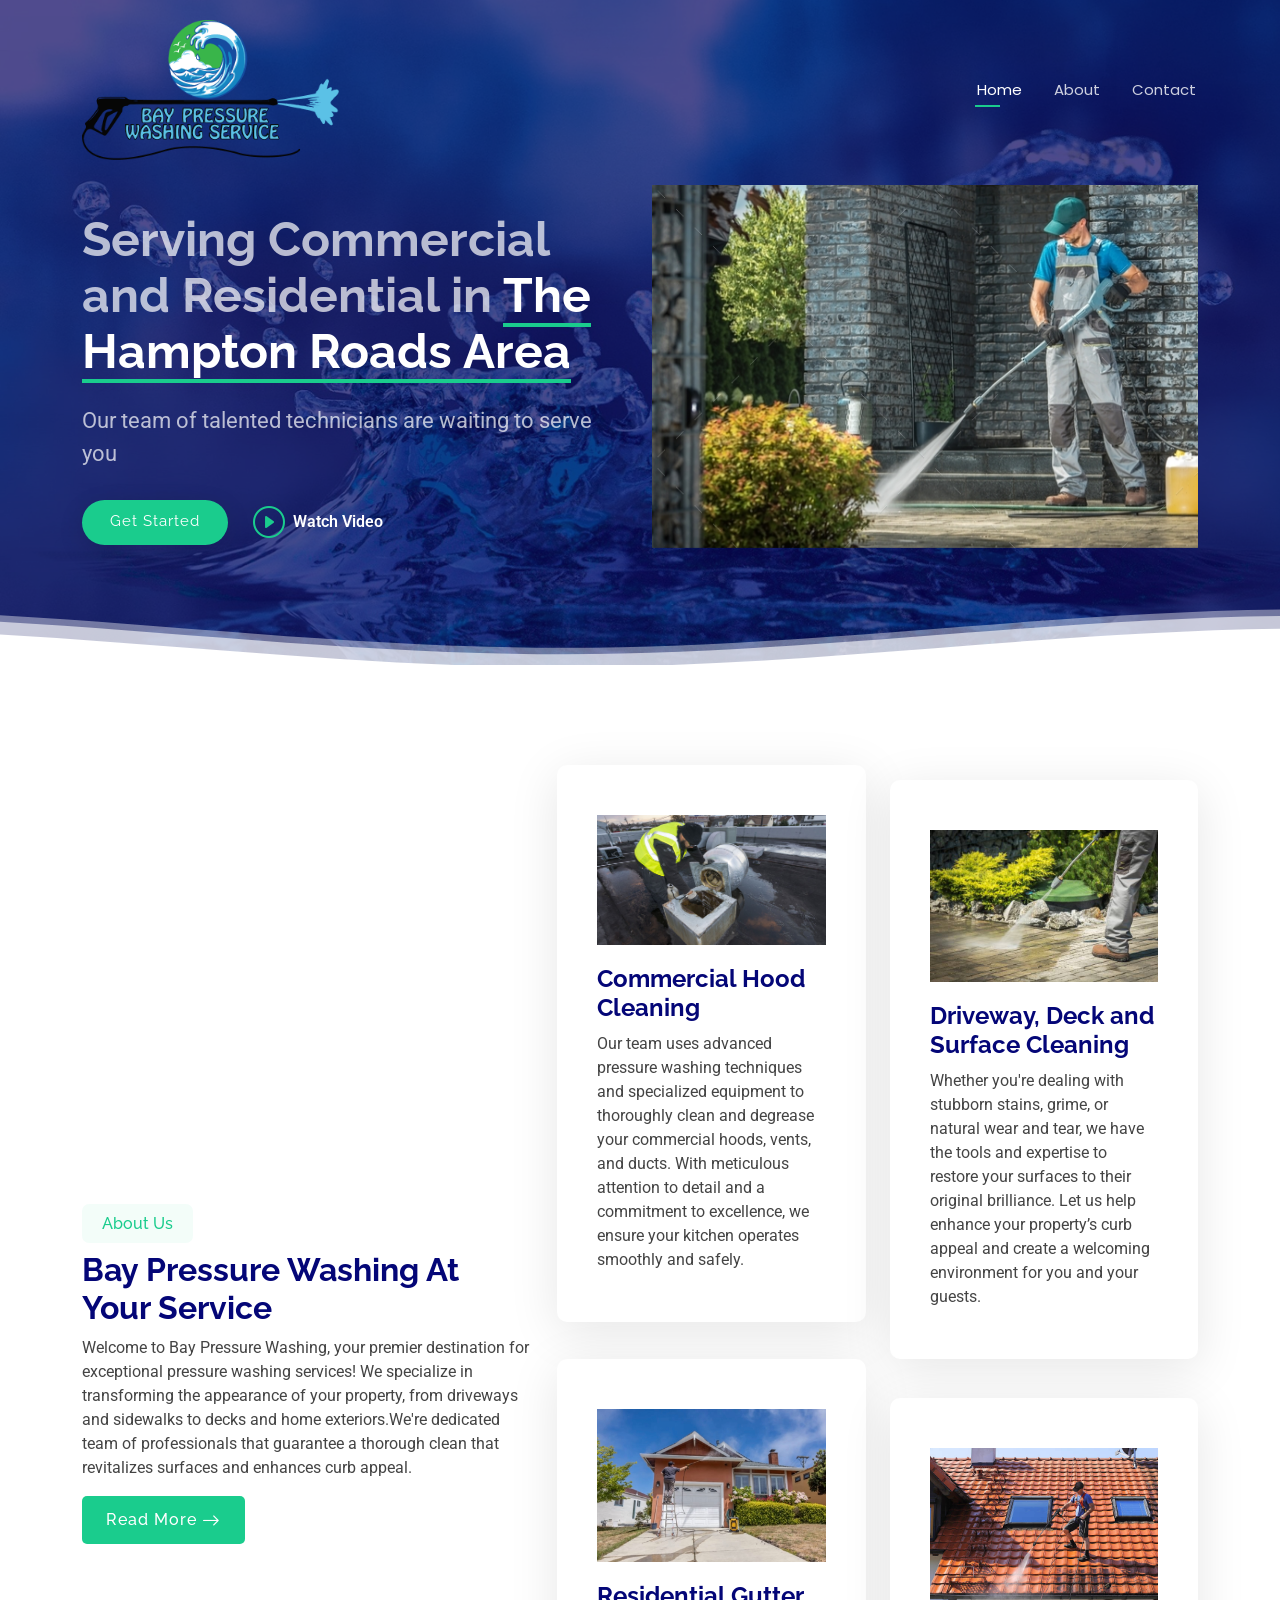
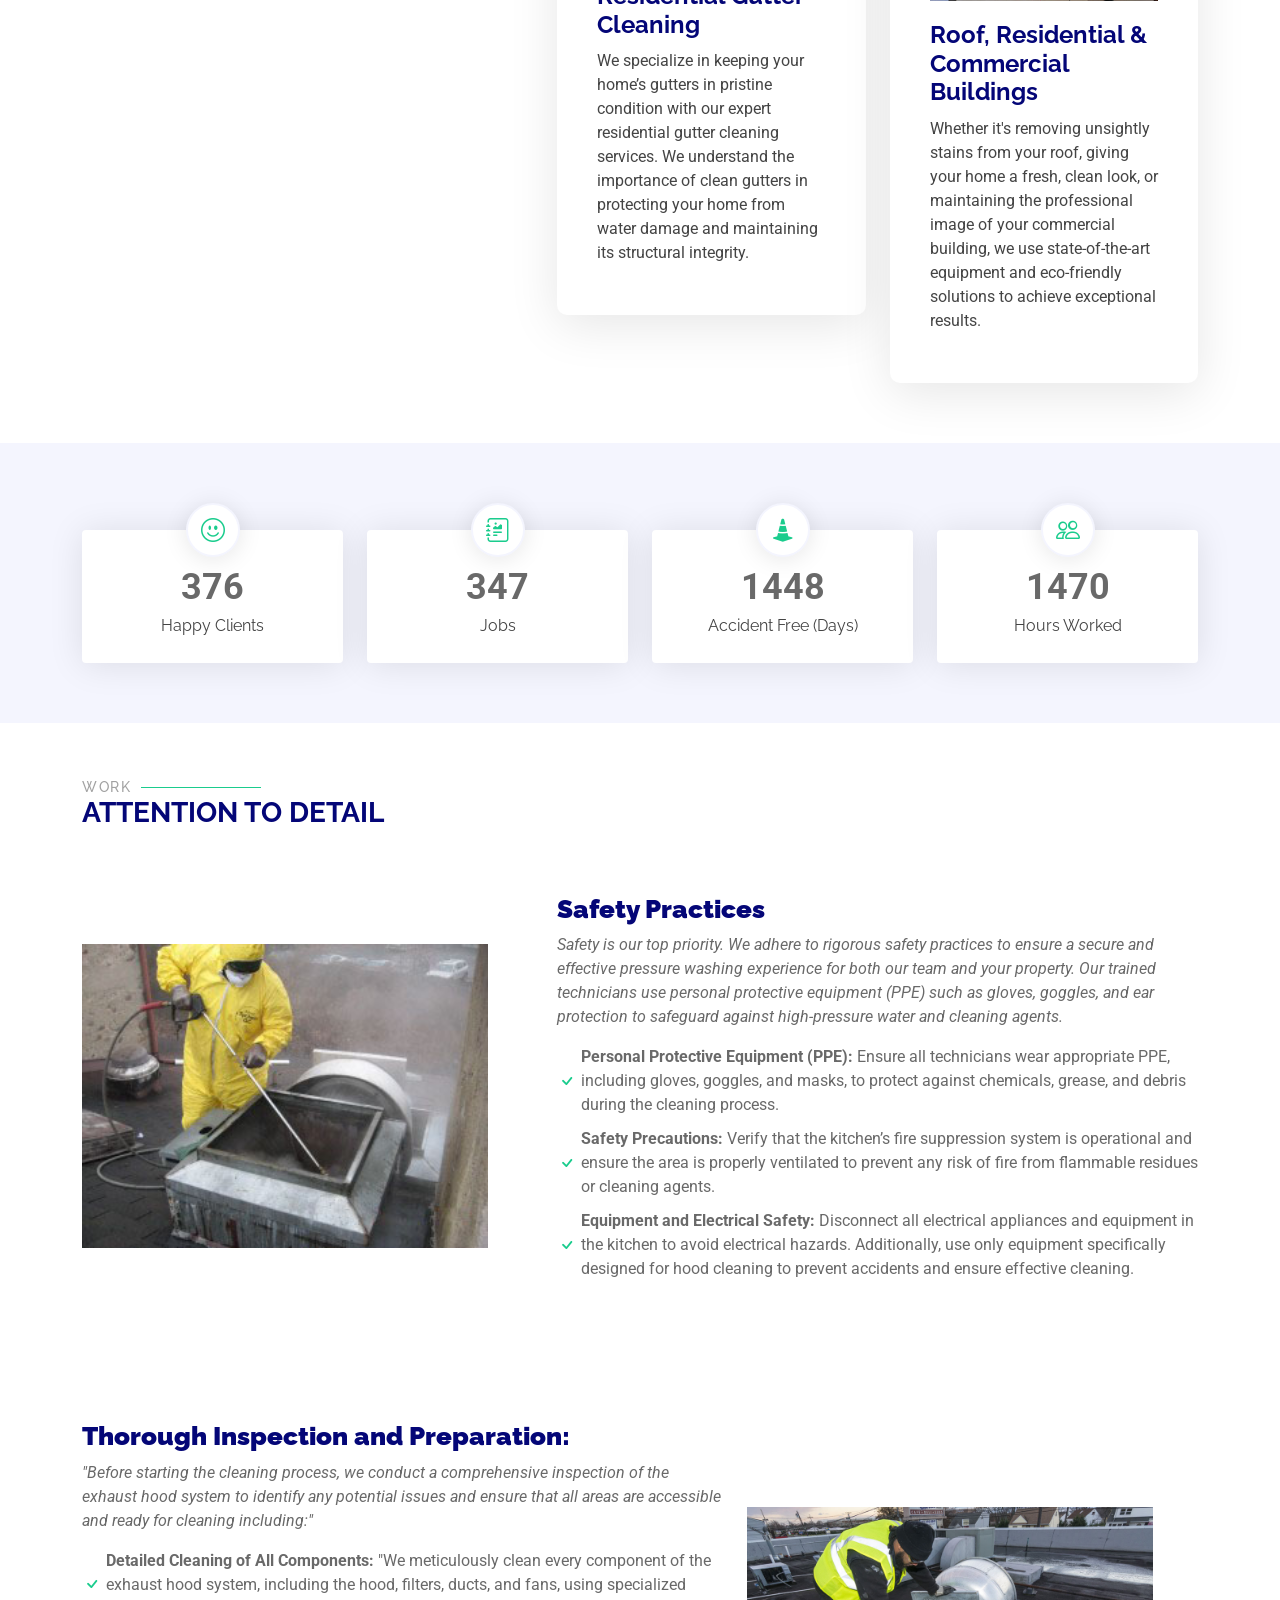
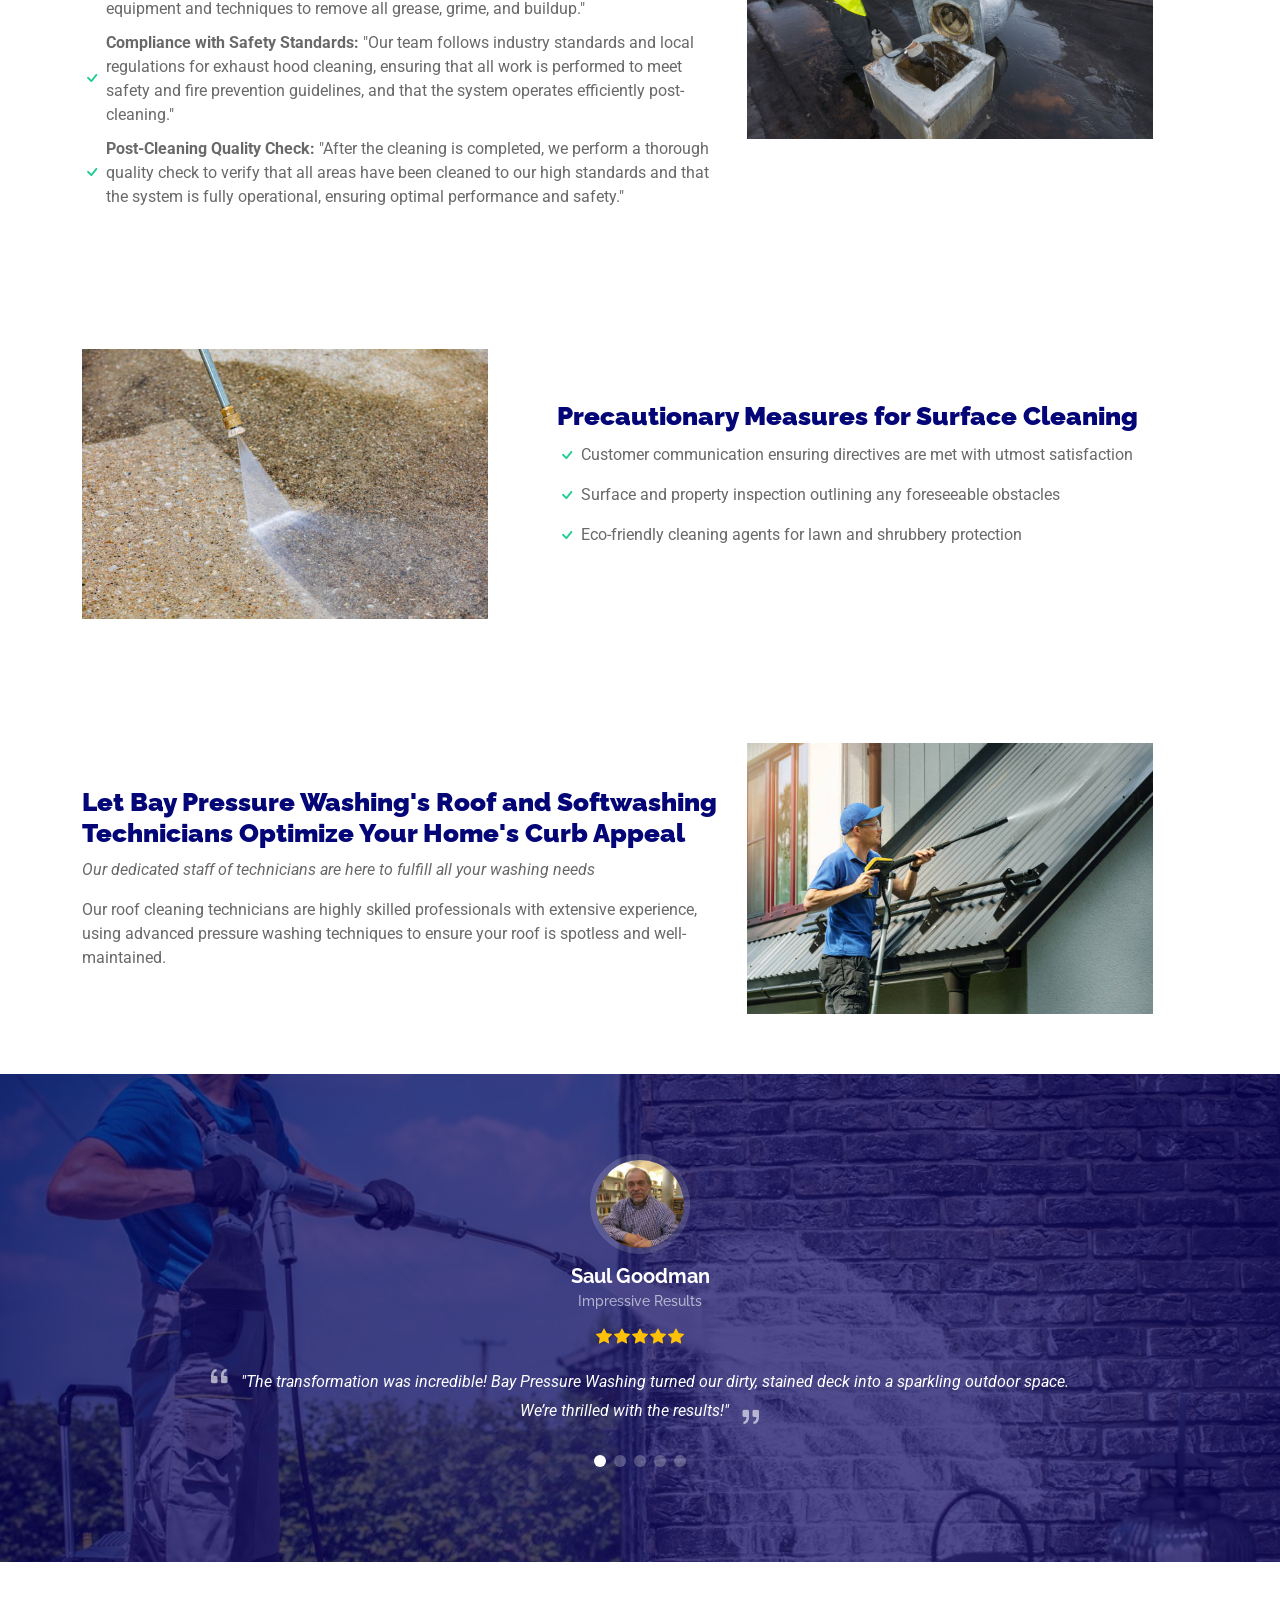
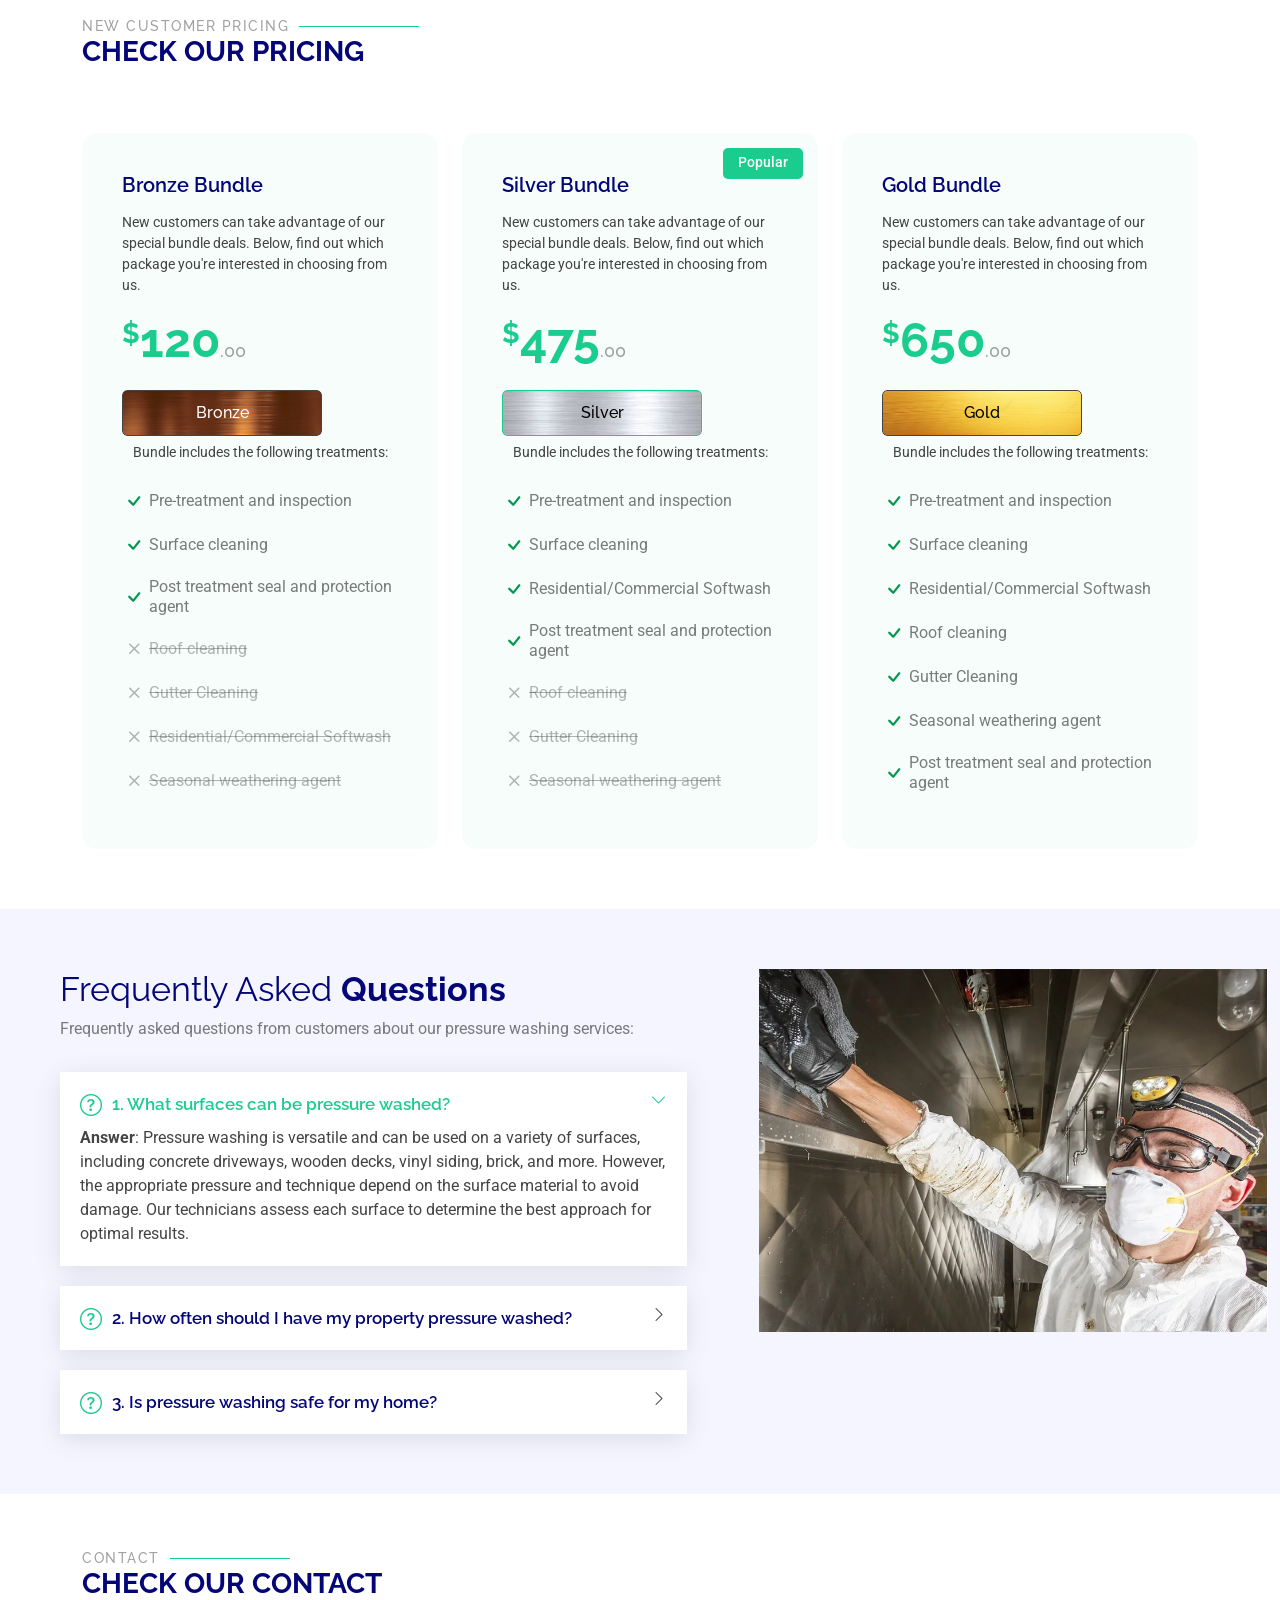
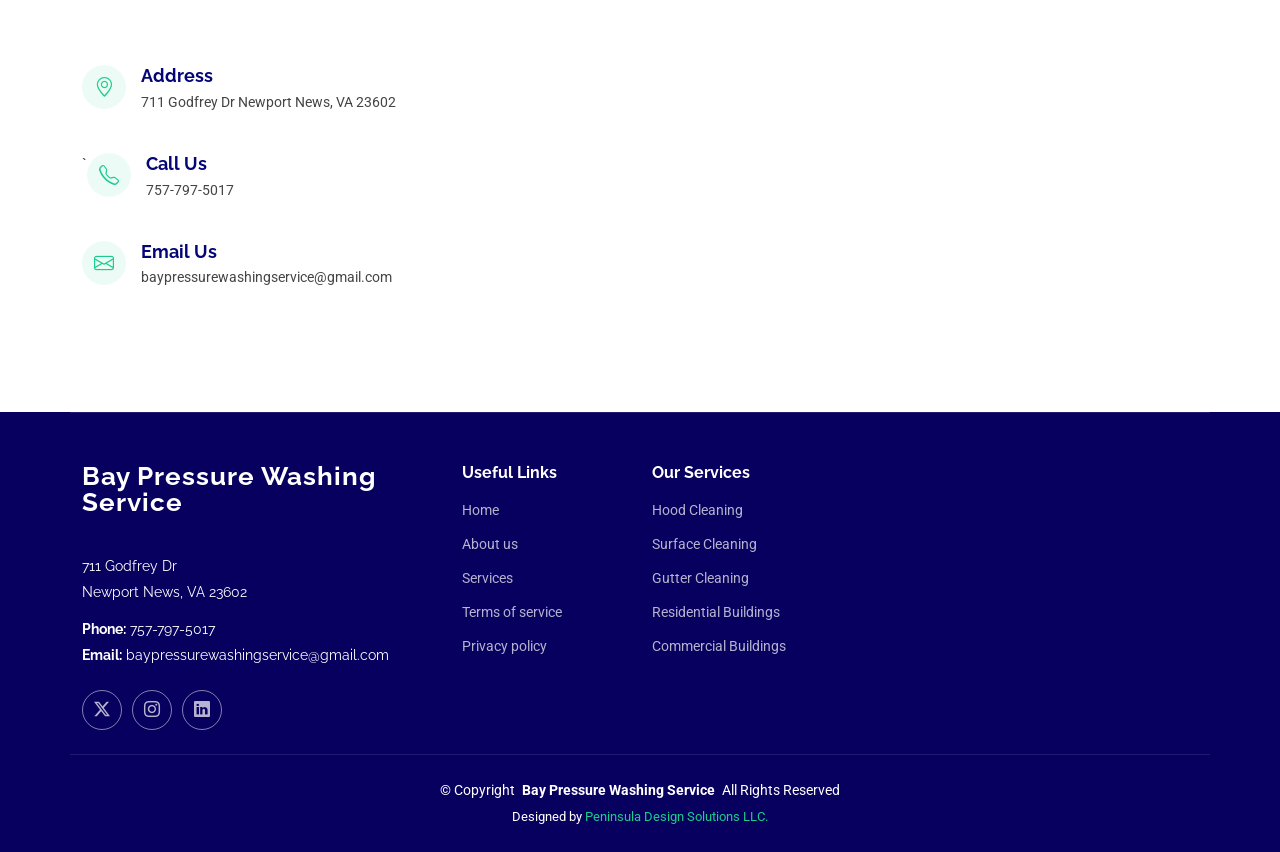
<file: index.html>
<!DOCTYPE html>
<html lang="en">

<head>
  <meta charset="utf-8">
  <meta content="width=device-width, initial-scale=1.0" name="viewport">
  <title>Bay Pressure Washing Service</title>
  
  <!-- Primary Meta Tags -->
  <title>Bay Pressure Washing</title>
  <meta name="title" content="Bay Pressure Washing" />
  <meta name="description" content="Bay Pressure Washing, your premier destination for exceptional pressure washing services! We specialize in transforming the appearance of your property, from driveways and sidewalks to decks and home exteriors." />

  <!-- Open Graph / Facebook -->
  <meta property="og:type" content="website" />
  <meta property="og:url" content="https://metatags.io/" />
  <meta property="og:title" content="Bay Pressure Washing" />
  <meta property="og:description" content="Bay Pressure Washing, your premier destination for exceptional pressure washing services! We specialize in transforming the appearance of your property, from driveways and sidewalks to decks and home exteriors." />
  <meta property="og:image" content="https://raw.githubusercontent.com/AbyssIIIVIIX/Bay-Pressure-Washing/main/assets/img/Social_Logo_Preview.png" />

  <!-- Twitter -->
  <meta property="twitter:card" content="summary_large_image" />
  <meta property="twitter:url" content="https://metatags.io/" />
  <meta property="twitter:title" content="Bay Pressure Washing" />
  <meta property="twitter:description" content="Bay Pressure Washing, your premier destination for exceptional pressure washing services! We specialize in transforming the appearance of your property, from driveways and sidewalks to decks and home exteriors." />
  <meta property="twitter:image" content="https://raw.githubusercontent.com/AbyssIIIVIIX/Bay-Pressure-Washing/main/assets/img/Social_Logo_Preview.png" />

<!-- Meta Tags Generated with https://metatags.io -->

  <!-- Favicons -->
  <link href="assets/img/favicon.png" rel="icon">
  <link href="assets/img/favicon.png" rel="apple-touch-icon">

  <!-- Fonts -->
  <link href="https://fonts.googleapis.com" rel="preconnect">
  <link href="https://fonts.gstatic.com" rel="preconnect" crossorigin>
  <link href="https://fonts.googleapis.com/css2?family=Roboto:ital,wght@0,100;0,300;0,400;0,500;0,700;0,900;1,100;1,300;1,400;1,500;1,700;1,900&family=Poppins:ital,wght@0,100;0,200;0,300;0,400;0,500;0,600;0,700;0,800;0,900;1,100;1,200;1,300;1,400;1,500;1,600;1,700;1,800;1,900&family=Raleway:ital,wght@0,100;0,200;0,300;0,400;0,500;0,600;0,700;0,800;0,900;1,100;1,200;1,300;1,400;1,500;1,600;1,700;1,800;1,900&display=swap" rel="stylesheet">

  <!-- Vendor CSS Files -->
  <link href="assets/vendor/bootstrap/css/bootstrap.min.css" rel="stylesheet">
  <link href="assets/vendor/bootstrap-icons/bootstrap-icons.css" rel="stylesheet">
  <link href="assets/vendor/aos/aos.css" rel="stylesheet">
  <link href="assets/vendor/glightbox/css/glightbox.min.css" rel="stylesheet">
  <link href="assets/vendor/swiper/swiper-bundle.min.css" rel="stylesheet">

  <!-- Main CSS File -->
  <link href="assets/css/main.css" rel="stylesheet">

  <!-- =======================================================
  * Website Name: Bay Pressure Washing Service
  * Updated: Aug 07 2024 with Bootstrap v5.3.3
  * Author: Brian Collette
  ======================================================== -->
</head>

<body class="index-page">




  <header id="header" class="header d-flex align-items-center fixed-top">
    <div class="container-fluid container-xl position-relative d-flex align-items-center justify-content-between">

      <a href="index.html" class="logo d-flex align-items-center">
        <!-- Uncomment the line below if you also wish to use an image logo -->
        <img src="assets/img/logo.png" alt="">
        <!-- Uncomment the line below if you also wish to use an image logo 
        <h1 class="sitename">Bay Pressure Washing Service</h1>
        -->
      </a>

      <nav id="navmenu" class="navmenu">
        <ul>
          <li><a href="#hero" class="active">Home</a></li>
          <li><a href="#about">About</a></li>
          <li><a href="#contact">Contact</a></li>
        </ul>
        <i class="mobile-nav-toggle d-xl-none bi bi-list"></i>
      </nav>

    </div>
  </header>


  <main class="main">

    <!-- Intro Section -->
    <section id="hero" class="hero section dark-background">
      <img src="assets/img/droplets3.jpg" alt="drip" class="hero-bg">

      <div class="container" style="margin-top: 55px;">
        <div class="row gy-4 justify-content-between">
          <div class="col-lg-6 order-lg-last hero-img" data-aos="zoom-out" data-aos-delay="100">
            <img src="assets/img/driveway_pressure_washing_mn.jpg" class="img-fluid animated" alt="">
          </div>

          <div class="col-lg-6  d-flex flex-column justify-content-center" data-aos="fade-in" style="margin-top: 60px;">
            <h1>Serving Commercial and Residential in <span>The Hampton Roads Area</span></h1>
            <p>Our team of talented technicians are waiting to serve you</p>
            <div class="d-flex">
              <a href="#about" class="btn-get-started">Get Started</a>
              <a href="https://youtu.be/8f0byscPgVo" class="glightbox btn-watch-video d-flex align-items-center">
                <i class="bi bi-play-circle"></i><span>Watch Video</span></a>
            </div>
          </div>

        </div>
      </div>

      <svg class="hero-waves" xmlns="http://www.w3.org/2000/svg" xmlns:xlink="http://www.w3.org/1999/xlink" viewBox="0 24 150 28 " preserveAspectRatio="none">
        <defs>
          <path id="wave-path" d="M-160 44c30 0 58-18 88-18s 58 18 88 18 58-18 88-18 58 18 88 18 v44h-352z"></path>
        </defs>
        <g class="wave1">
          <use xlink:href="#wave-path" x="50" y="3"></use>
        </g>
        <g class="wave2">
          <use xlink:href="#wave-path" x="50" y="0"></use>
        </g>
        <g class="wave3">
          <use xlink:href="#wave-path" x="50" y="9"></use>
        </g>
      </svg>

    </section>
    <!-- /Intro Section -->

    <!-- About Section -->
    <section id="about" class="about section">

      <div class="container" data-aos="fade-up" data-aos-delay="100">
        <div class="row align-items-xl-center gy-5">

          <div class="col-xl-5 content">
            <h3>About Us</h3>
            <h2>Bay Pressure Washing At Your Service</h2>
            <p>Welcome to Bay Pressure Washing, your premier destination for exceptional pressure washing services! We specialize in transforming the appearance of your property, from driveways and sidewalks to decks and home exteriors.We're dedicated team of professionals that guarantee a thorough clean that revitalizes surfaces and enhances curb appeal.</p>
            <a href="#details" class="read-more"><span>Read More</span><i class="bi bi-arrow-right"></i></a>
          </div>

          <div class="col-xl-7">
            <div class="row gy-4 icon-boxes">

              <div class="col-md-6" data-aos="fade-up" data-aos-delay="200">
                <div class="icon-box">
                  <img src="assets/img/hood-cleaning-11.jpg" alt="">
                  <h3 style="margin-top: 20px;">Commercial Hood Cleaning</h3>
                  <p>Our team uses advanced pressure washing techniques and specialized equipment to thoroughly clean and degrease your commercial hoods, vents, and ducts. With meticulous attention to detail and a commitment to excellence, we ensure your kitchen operates smoothly and safely.</p>
                </div>
              </div> <!-- End Icon Box -->

              <div class="col-md-6" data-aos="fade-up" data-aos-delay="300">
                <div class="icon-box">
                  <img src="assets/img/istockphoto-1094145182-612x612.jpg" alt="">
                  <h3 style="margin-top: 20px;">Driveway, Deck and Surface Cleaning </h3>
                  <p>Whether you're dealing with stubborn stains, grime, or natural wear and tear, we have the tools and expertise to restore your surfaces to their original brilliance. Let us help enhance your property’s curb appeal and create a welcoming environment for you and your guests. </p>
                </div>
              </div> <!-- End Icon Box -->

              <div class="col-md-6" data-aos="fade-up" data-aos-delay="400" style="margin-top: 0px;">
                <div class="icon-box">
                  <img src="assets/img/istockphoto-1639241526-612x612.jpg" alt="">
                  <h3 style="margin-top: 20px;">Residential Gutter Cleaning</h3>
                  <p>We specialize in keeping your home’s gutters in pristine condition with our expert residential gutter cleaning services. We understand the importance of clean gutters in protecting your home from water damage and maintaining its structural integrity.</p>
                </div>
              </div> <!-- End Icon Box -->

              <div class="col-md-6" data-aos="fade-up" data-aos-delay="500">
                <div class="icon-box">
                  <img src="assets/img/istockphoto-490080148-612x612.jpg" alt="">
                  <h3 style="margin-top: 20px;">Roof, Residential & Commercial Buildings</h3>
                  <p>Whether it's removing unsightly stains from your roof, giving your home a fresh, clean look, or maintaining the professional image of your commercial building, we use state-of-the-art equipment and eco-friendly solutions to achieve exceptional results.                 </p>
                </div>
              </div> <!-- End Icon Box -->

            </div>
          </div>

        </div>
      </div>

    </section>
    <!-- /About Section -->

    <!-- Stats Section -->
    <section id="stats" class="stats section light-background">

      <div class="container" data-aos="fade-up" data-aos-delay="100">

        <div class="row gy-4">

          <div class="col-lg-3 col-md-6 d-flex flex-column align-items-center">
            <i class="bi bi-emoji-smile"></i>
            <div class="stats-item">
              <span data-purecounter-start="0" data-purecounter-end="380" data-purecounter-duration="1" class="purecounter"></span>
              <p>Happy Clients</p>
            </div>
          </div><!-- End Stats Item -->

          <div class="col-lg-3 col-md-6 d-flex flex-column align-items-center">
            <i class="bi bi-journal-richtext"></i>
            <div class="stats-item">
              <span data-purecounter-start="0" data-purecounter-end="351" data-purecounter-duration="1" class="purecounter"></span>
              <p>Jobs</p>
            </div>
          </div><!-- End Stats Item -->

          <div class="col-lg-3 col-md-6 d-flex flex-column align-items-center">
            <i class="bi bi-cone-striped"></i>
            <div class="stats-item">
              <span data-purecounter-start="0" data-purecounter-end="1463" data-purecounter-duration="1" class="purecounter"></span>
              <p>Accident Free (Days)</p>
            </div>
          </div><!-- End Stats Item -->

          <div class="col-lg-3 col-md-6 d-flex flex-column align-items-center">
            <i class="bi bi-people"></i>
            <div class="stats-item">
              <span data-purecounter-start="0" data-purecounter-end="1500" data-purecounter-duration="1" class="purecounter"></span>
              <p>Hours Worked</p>
            </div>
          </div><!-- End Stats Item -->

        </div>

      </div>

    </section>
    <!-- /Stats Section -->

    <!-- Details Section -->
    <section id="details" class="details section">

      <!-- Section Title -->
      <div class="container section-title" data-aos="fade-up">
        <h2>Work</h2>
        <div><span>Attention to</span> <span class="description-title">Detail</span></div>
      </div><!-- End Section Title -->

      <div class="container">

        <div class="row gy-4 align-items-center features-item">
          <div class="col-md-5 d-flex align-items-center" data-aos="zoom-out" data-aos-delay="100">
            <img src="assets/img/cleaning-shaft.jpg" class="img-fluid" alt="">
          </div>
          <div class="col-md-7" data-aos="fade-up" data-aos-delay="100">
            <h3><b>Safety Practices</b></h3> 
            <p class="fst-italic">
              Safety is our top priority. We adhere to rigorous safety practices to ensure a secure and effective pressure washing experience for both our team and your property. Our trained technicians use personal protective equipment (PPE) such as gloves, goggles, and ear protection to safeguard against high-pressure water and cleaning agents. 
            </p>
            <ul>
              <li><i class="bi bi-check"></i><span> <b>Personal Protective Equipment (PPE):</b>
                Ensure all technicians wear appropriate PPE, including gloves, goggles, and masks, to protect against chemicals, grease, and debris during the cleaning process.</span></li>

              <li><i class="bi bi-check"></i> <span><b> Safety Precautions:</b>
              Verify that the kitchen’s fire suppression system is operational and ensure the area is properly ventilated to prevent any risk of fire from flammable residues or cleaning agents.

</span></li>
              <li><i class="bi bi-check"></i> <span><b>Equipment and Electrical Safety:</b>
                Disconnect all electrical appliances and equipment in the kitchen to avoid electrical hazards. Additionally, use only equipment specifically designed for hood cleaning to prevent accidents and ensure effective cleaning.
                
                
                
                
                </span></li>
            </ul>
          </div>
        </div><!-- Features Item -->

        <div class="row gy-4 align-items-center features-item">
          <div class="col-md-5 order-1 order-md-2 d-flex align-items-center" data-aos="zoom-out" data-aos-delay="200">
            <img src="assets/img/hood-cleaning-11.jpg" class="img-fluid" alt="">
          </div>
          <div class="col-md-7 order-2 order-md-1" data-aos="fade-up" data-aos-delay="200">
            <h3><b>Thorough Inspection and Preparation:</b></h3>
            <p class="fst-italic">
              "Before starting the cleaning process, we conduct a comprehensive inspection of the exhaust hood system to 
              identify any potential issues and ensure that all areas are accessible and ready for cleaning including:"
            </p>
            <ul>
              <li><i class="bi bi-check"></i><span> <b>Detailed Cleaning of All Components:</b>
                "We meticulously clean every component of the exhaust hood system, including the hood, filters, ducts, and fans, using specialized equipment and techniques to remove all grease, grime, and buildup."
              </span></li>

              <li><i class="bi bi-check"></i> <span><b>Compliance with Safety Standards:</b>
                "Our team follows industry standards and local regulations for exhaust hood cleaning, ensuring that all work is performed to meet safety and fire prevention guidelines, and that the system operates efficiently post-cleaning."
              </span></li>
              
              <li><i class="bi bi-check"></i> <span><b>Post-Cleaning Quality Check:</b>
                "After the cleaning is completed, we perform a thorough quality check to verify that all areas have been cleaned to our high standards and that the system is fully operational, ensuring optimal performance and safety."
              </span></li>
            </ul>
             
          </div>
        </div><!-- Features Item -->

        <div class="row gy-4 align-items-center features-item">
          <div class="col-md-5 d-flex align-items-center" data-aos="zoom-out">
            <img src="assets/img/istockphoto-1325783757-612x612.jpg" class="img-fluid" alt="">
          </div>
          <div class="col-md-7" data-aos="fade-up">
            <h3><b>Precautionary Measures for Surface Cleaning</b></h3>
            <ul>
              <li><i class="bi bi-check"></i><span>Customer communication ensuring directives are met with utmost satisfaction</span></li>
              <li><i class="bi bi-check"></i><span> Surface and property inspection outlining any foreseeable obstacles </span></li>
              <li><i class="bi bi-check"></i><span>Eco-friendly cleaning agents for lawn and shrubbery protection</span></li>
            </ul>
          </div>
        </div><!-- Features Item -->

        <div class="row gy-4 align-items-center features-item">
          <div class="col-md-5 order-1 order-md-2 d-flex align-items-center" data-aos="zoom-out">
            <img src="assets/img/istockphoto-1160969518-612x612.jpg" class="img-fluid" alt="">
          </div>
          <div class="col-md-7 order-2 order-md-1" data-aos="fade-up">
            <h3><b>Let Bay Pressure Washing's Roof and Softwashing Technicians Optimize Your Home's Curb Appeal</b></h3>
            <p class="fst-italic">
              Our dedicated staff of technicians are here to fulfill all your washing needs
            </p>
            <p>
              Our roof cleaning technicians are highly skilled professionals with extensive experience, using advanced pressure washing techniques to ensure your roof is spotless and well-maintained.
            </p>
          </div>
        </div><!-- Features Item -->

      </div>

    </section>
    <!-- /Details Section -->

    <!-- Testimonials Section -->
    <section id="testimonials" class="testimonials section dark-background">

      <img src="assets/img/House-Power-Washing.jpg" class="testimonials-bg" alt="">

      <div class="container" data-aos="fade-up" data-aos-delay="100">

        <div class="swiper init-swiper">
          <script type="application/json" class="swiper-config">
            {
              "loop": true,
              "speed": 600,
              "autoplay": {
                "delay": 5000
              },
              "slidesPerView": "auto",
              "pagination": {
                "el": ".swiper-pagination",
                "type": "bullets",
                "clickable": true
              }
            }
          </script>
          <div class="swiper-wrapper">

            <div class="swiper-slide">
              <div class="testimonial-item">
                <img src="assets/img/testimonials/testimonials-1.jpg" class="testimonial-img" alt="">
                <h3>Saul Goodman</h3>
                <h4>Impressive Results</h4>
                <div class="stars">
                  <i class="bi bi-star-fill"></i><i class="bi bi-star-fill"></i><i class="bi bi-star-fill"></i><i class="bi bi-star-fill"></i><i class="bi bi-star-fill"></i>
                </div>
                <p>
                  <i class="bi bi-quote quote-icon-left"></i>
                  <span>"The transformation was incredible! Bay Pressure Washing turned our dirty, stained deck into a sparkling outdoor space. We’re thrilled with the results!"</span>
                  <i class="bi bi-quote quote-icon-right"></i>
                </p>
              </div>
            </div><!-- End testimonial item -->

            <div class="swiper-slide">
              <div class="testimonial-item">
                <img src="assets/img/testimonials/testimonials-2.jpg" class="testimonial-img" alt="">
                <h3>Sara Wilsson</h3>
                <h4>Outstanding Results</h4>
                <div class="stars">
                  <i class="bi bi-star-fill"></i><i class="bi bi-star-fill"></i><i class="bi bi-star-fill"></i><i class="bi bi-star-fill"></i><i class="bi bi-star-fill"></i>
                </div>
                <p>
                  <i class="bi bi-quote quote-icon-left"></i>
                  <span>"The team at Bay Pressure Washing transformed our old, grimy driveway into a spotless, like-new surface. Their attention to detail and professionalism exceeded our expectations!"</span>
                  <i class="bi bi-quote quote-icon-right"></i>
                </p>
              </div>
            </div><!-- End testimonial item -->

            <div class="swiper-slide">
              <div class="testimonial-item">
                <img src="assets/img/testimonials/testimonials-3.jpg" class="testimonial-img" alt="">
                <h3>Jena Karlis</h3>
                <h4>Exceptional Service</h4>
                <div class="stars">
                  <i class="bi bi-star-fill"></i><i class="bi bi-star-fill"></i><i class="bi bi-star-fill"></i><i class="bi bi-star-fill"></i><i class="bi bi-star-fill"></i>
                </div>
                <p>
                  <i class="bi bi-quote quote-icon-left"></i>
                  <span>"From start to finish, the service was impeccable. The crew arrived on time, worked efficiently, and left our property looking pristine. We couldn’t be happier with the results!"</span>
                  <i class="bi bi-quote quote-icon-right"></i>
                </p>
              </div>
            </div><!-- End testimonial item -->

            <div class="swiper-slide">
              <div class="testimonial-item">
                <img src="assets/img/testimonials/testimonials-4.jpg" class="testimonial-img" alt="">
                <h3>Matt Brandon</h3>
                <h4>Reliable and Efficient</h4>
                <div class="stars">
                  <i class="bi bi-star-fill"></i><i class="bi bi-star-fill"></i><i class="bi bi-star-fill"></i><i class="bi bi-star-fill"></i><i class="bi bi-star-fill"></i>
                </div>
                <p>
                  <i class="bi bi-quote quote-icon-left"></i>
                  <span>"I was impressed by how quickly and effectively Bay Pressure Washing handled our gutter cleaning. They took care of everything with minimal disruption and provided excellent customer service."</span>
                  <i class="bi bi-quote quote-icon-right"></i>
                </p>
              </div>
            </div><!-- End testimonial item -->

            <div class="swiper-slide">
              <div class="testimonial-item">
                <img src="assets/img/testimonials/testimonials-5.jpg" class="testimonial-img" alt="">
                <h3>John Larson</h3>
                <h4>"Great Value for Money"</h4>
                <div class="stars">
                  <i class="bi bi-star-fill"></i><i class="bi bi-star-fill"></i><i class="bi bi-star-fill"></i><i class="bi bi-star-fill"></i><i class="bi bi-star-fill"></i>
                </div>
                <p>
                  <i class="bi bi-quote quote-icon-left"></i>
                  <span>"The pressure washing service provided by Bay Pressure Washing was worth every penny. Their competitive pricing and high-quality work made a significant difference in the appearance of our commercial building."</span>
                  <i class="bi bi-quote quote-icon-right"></i>
                </p>
              </div>
            </div><!-- End testimonial item -->

          </div>
          <div class="swiper-pagination"></div>
        </div>

      </div>

    </section>
    <!-- /Testimonials Section -->

    <!-- Pricing Section -->
    <section id="pricing" class="pricing section">

      <!-- Section Title -->
      <div class="container section-title" data-aos="fade-up">
        <h2>New Customer Pricing</h2>
        <div><span>Check Our</span> <span class="description-title">Pricing</span></div>
      </div><!-- End Section Title -->

      <div class="container">

        <div class="row gy-4">

          <div class="col-lg-4" data-aos="zoom-in" data-aos-delay="100">
            <div class="pricing-item">
              <h3>Bronze Bundle</h3>
              <p class="description">New customers can take advantage of our special bundle deals. Below, find out which package you're interested in choosing from us.</p>
              <h4><sup>$</sup>120<span>.00</span></h4>
              <a href="#" class="cta-btn shimmer" style="background-image: url('assets/img/bronze-metal.jpg'); background-size: 100%; color: white;">Bronze</a>
              <p class="text-center small">Bundle includes the following treatments:</p>
              <ul>
                <li><i class="bi bi-check"></i> <span>Pre-treatment and inspection</span></li>
                <li><i class="bi bi-check"></i> <span>Surface cleaning</span></li>
                <li><i class="bi bi-check"></i> <span>Post treatment seal and protection agent</span></li>
                <li class="na"><i class="bi bi-x"></i> <span>Roof cleaning</span></li>
                <li class="na"><i class="bi bi-x"></i> <span>Gutter Cleaning</span></li>
                <li class="na"><i class="bi bi-x"></i> <span>Residential/Commercial Softwash</span></li>
                <li class="na"><i class="bi bi-x"></i> <span>Seasonal weathering agent</span></li>
              </ul>
            </div>
          </div><!-- End Pricing Item -->

          <div class="col-lg-4" data-aos="zoom-in" data-aos-delay="200">
            <div class="pricing-item featured">
              <p class="popular">Popular</p>
              <h3>Silver Bundle</h3>
              <p class="description">New customers can take advantage of our special bundle deals. Below, find out which package you're interested in choosing from us.</p>
              <h4><sup>$</sup>475<span>.00</span></h4>
              <a href="#" class="cta-btn shimmer" style="background-image: url('assets/img/silver-metal.jpg'); background-size: 100%; color: rgb(0, 0, 0);">Silver</a>
              <p class="text-center small">Bundle includes the following treatments:</p>
              <ul>
                <li><i class="bi bi-check"></i> <span>Pre-treatment and inspection</span></li>
                <li><i class="bi bi-check"></i> <span>Surface cleaning</span></li>
                <li><i class="bi bi-check"></i> <span>Residential/Commercial Softwash</span></li>
                <li><i class="bi bi-check"></i> <span>Post treatment seal and protection agent</span></li>
                <li class="na"><i class="bi bi-x"></i> <span>Roof cleaning</span></li>
                <li class="na"><i class="bi bi-x"></i> <span>Gutter Cleaning</span></li>
                <li class="na"><i class="bi bi-x"></i> <span>Seasonal weathering agent</span></li>
              </ul>
            </div>
          </div><!-- End Pricing Item -->

          <div class="col-lg-4" data-aos="zoom-in" data-aos-delay="300">
            <div class="pricing-item">
              <h3>Gold Bundle</h3>
              <p class="description">New customers can take advantage of our special bundle deals. Below, find out which package you're interested in choosing from us.</p>
              <h4><sup>$</sup>650<span>.00</span></h4>
              <a href="#" class="cta-btn shimmer" style="background-image: url('assets/img/gold-metal.png'); background-size: 100%; color: rgb(0, 0, 0);">Gold</a>
              <p class="text-center small">Bundle includes the following treatments:</p>
              <ul>
                <li><i class="bi bi-check"></i> <span>Pre-treatment and inspection</span></li>
                <li><i class="bi bi-check"></i> <span>Surface cleaning</span></li>
                <li><i class="bi bi-check"></i> <span>Residential/Commercial Softwash</span></li>
                <li><i class="bi bi-check"></i> <span>Roof cleaning</span></li>
                <li><i class="bi bi-check"></i> <span>Gutter Cleaning</span></li>
                <li><i class="bi bi-check"></i> <span>Seasonal weathering agent</span></li>
                <li><i class="bi bi-check"></i> <span>Post treatment seal and protection agent</span></li>
              </ul>
            </div>
          </div><!-- End Pricing Item -->

        </div>

      </div>

    </section>
    <!-- /Pricing Section -->

    <!-- Faq Section -->
    <section id="faq" class="faq section light-background">

      <div class="container-fluid">

        <div class="row gy-4">

          <div class="col-lg-7 d-flex flex-column justify-content-center order-2 order-lg-1">

            <div class="content px-xl-5" data-aos="fade-up" data-aos-delay="100">
              <h3><span>Frequently Asked </span><strong>Questions</strong></h3>
              <p>
                Frequently asked questions from customers about our pressure washing services:</p>
            </div>

            <div class="faq-container px-xl-5" data-aos="fade-up" data-aos-delay="200">

              <div class="faq-item faq-active">
                <i class="faq-icon bi bi-question-circle"></i>
                <h3>1. What surfaces can be pressure washed?</h3>
                <div class="faq-content">
                  <p><b>Answer</b>: Pressure washing is versatile and can be used on a variety of surfaces, including concrete driveways, wooden decks, vinyl siding, brick, and more. However, the appropriate pressure and technique depend on the surface material to avoid damage. Our technicians assess each surface to determine the best approach for optimal results.</p>
                </div>
                <i class="faq-toggle bi bi-chevron-right"></i>
              </div><!-- End Faq item-->

              <div class="faq-item">
                <i class="faq-icon bi bi-question-circle"></i>
                <h3>2. How often should I have my property pressure washed?</h3>
                <div class="faq-content">
                  <p><b>Answer:</b> The frequency of pressure washing depends on factors like location, climate, and the type of surfaces. Generally, it’s a good idea to pressure wash your property every 1 to 2 years to maintain its appearance and prevent buildup of grime and mold. However, high-traffic areas or properties in damp climates may require more frequent cleanings.</p>
                </div>
                <i class="faq-toggle bi bi-chevron-right"></i>
              </div><!-- End Faq item-->

              <div class="faq-item">
                <i class="faq-icon bi bi-question-circle"></i>
                <h3>3. Is pressure washing safe for my home?</h3>
                <div class="faq-content">
                  <p><b>Answer:</b> Yes, when performed by trained professionals, pressure washing is safe for your home. Our technicians use the correct pressure levels and cleaning solutions to avoid damaging surfaces. We also take precautions to protect your landscaping and other sensitive areas during the process.</p>
                </div>
                <i class="faq-toggle bi bi-chevron-right"></i>
              </div><!-- End Faq item-->

            </div>

          </div>

          <div class="col-lg-5 order-1 order-lg-2">
            <img src="assets/img/Hoods-Kitchen-Exhaust-Cleaning.jpg" class="img-fluid" alt="" data-aos="zoom-in" data-aos-delay="100">
          </div>
        </div>

      </div>

    </section>
    <!-- /Faq Section -->

    <!-- Contact Section -->
    <section id="contact" class="contact section">

        <!-- Section Title -->
        <div class="container section-title" data-aos="fade-up">
            <h2>Contact</h2>
            <div><span>Check Our</span> <span class="description-title">Contact</span></div>
        </div><!-- End Section Title -->

        <div class="container" data-aos="fade" data-aos-delay="100">

            <div class="row gy-4">

            <div class="col-lg-4">
              <div class="info-item d-flex" data-aos="fade-up" data-aos-delay="200">
                <i class="bi bi-geo-alt flex-shrink-0"></i>
                <div>
                  <h3>Address</h3>
                  <p>711 Godfrey Dr Newport News, VA 23602</p>
                </div>
              </div><!-- End Info Item -->

              <div class="info-item d-flex" data-aos="fade-up" data-aos-delay="300">`
                <i class="bi bi-telephone flex-shrink-0"></i>
                <div>
                  <h3>Call Us</h3>
                  <p><span>757-797-5017</span></p>
                </div>
              </div><!-- End Info Item -->

              <div class="info-item d-flex" data-aos="fade-up" data-aos-delay="400">
                <i class="bi bi-envelope flex-shrink-0"></i>
                <div>
                  <h3>Email Us</h3>
                  <p>baypressurewashingservice@gmail.com</p>
                </div>
              </div><!-- End Info Item -->

            </div>
          

          <div class="col-lg-8">
            <iframe src="https://docs.google.com/forms/d/e/1FAIpQLScr-Hq2jFvX49WrVFEF5ZpSxz8cTsPEfkFxqYAcUKnji7UmJQ/viewform?embedded=true" width="100%" height="280px" frameborder="0" marginheight="0" marginwidth="0">Loading…</iframe>
            <!--
              <form name="gform" id="gform" enctype="text/plain" action="https://docs.google.com/forms/d/e/1FAIpQLScr-Hq2jFvX49WrVFEF5ZpSxz8cTsPEfkFxqYAcUKnji7UmJQ/formResponse?" target="hidden_iframe" onsubmit="submitted=true;" class="php-email-form" data-aos="fade-up" data-aos-delay="200">
                <div class="row gy-4">
                  <div class="col-md-6">
                    <input type="text" name="entry.176085132" class="form-control" placeholder="Your Name" required="">
                  </div>

                  <div class="col-md-6 ">
                    <input type="email" class="form-control" name="entry.40619677" placeholder="Your Email" required="">
                  </div>

                  <div class="col-md-12">
                    <input type="text" class="form-control" name="entry.1909808964" placeholder="Subject" required="">
                  </div>

                  <div class="col-md-12">
                    <textarea class="form-control" name="entry.1288284964" rows="6" placeholder="Message" required="">
                    </textarea>
                  </div>

                  <div class="col-md-12 text-center">
                    <div class="loading">Loading</div>
                    <div class="error-message"></div>
                    <div class="sent-message">Your message has been sent. Thank you!</div>

                    <button type="submit">Send Message</button>
                  </div>
                </div>
              </form>
              End Contact Form -->
          </div>

            </div>

        </div>

    </section>
    <!-- /Contact Section -->

  </main>



  <footer id="footer" class="footer dark-background">

    <div class="container footer-top">
      <div class="row gy-4">
        <div class="col-lg-4 col-md-6 footer-about">
          <a href="index.html" class="logo d-flex align-items-center">
            <span class="sitename">Bay Pressure Washing Service</span>
          </a>
          <div class="footer-contact pt-3">
            <p>711 Godfrey Dr</p>
            <p>Newport News, VA 23602</p>
            <p class="mt-3"><strong>Phone:</strong> <span>757-797-5017</span></p>
            <p><strong>Email:</strong> <span>baypressurewashingservice@gmail.com</span></p>
          </div>
          <div class="social-links d-flex mt-4">
            <a href=""><i class="bi bi-twitter-x"></i></a>
            <a href=""><i class="bi bi-instagram"></i></a>
            <a href=""><i class="bi bi-linkedin"></i></a>
          </div>
        </div>

        <div class="col-lg-2 col-md-3 footer-links">
          <h4>Useful Links</h4>
          <ul>
            <li><a href="#">Home</a></li>
            <li><a href="#about">About us</a></li>
            <li><a href="#about">Services</a></li>
            <li><a href="#">Terms of service</a></li>
            <li><a href="#">Privacy policy</a></li>
          </ul>
        </div>

        <div class="col-lg-2 col-md-3 footer-links">
          <h4>Our Services</h4>
          <ul>
            <li><a href="#about">Hood Cleaning</a></li>
            <li><a href="#about">Surface Cleaning</a></li>
            <li><a href="#about">Gutter Cleaning</a></li>
            <li><a href="#about">Residential Buildings</a></li>
            <li><a href="#about">Commercial Buildings</a></li>
          </ul>
        </div>

        <div class="col-lg-4 col-md-12 footer-newsletter" style="display: none;">
          <h4>Our Newsletter</h4>
          <p>Subscribe to our newsletter and receive the latest news about our products and services!</p>
          <form action="forms/newsletter.php" method="post" class="php-email-form">
            <div class="newsletter-form"><input type="email" name="email"><input type="submit" value="Subscribe"></div>
            <div class="loading">Loading</div>
            <div class="error-message"></div>
            <div class="sent-message">Your subscription request has been sent. Thank you!</div>
          </form>
        </div>

      </div>
    </div>

    <div class="container copyright text-center mt-4">
      <p>© <span>Copyright</span> <strong class="px-1 sitename">Bay Pressure Washing Service</strong> <span>All Rights Reserved</span></p>
      <div class="credits">
        <!-- Brian Collette  - Designer -->
        Designed by <a href="https://abyssiiiviix.github.io/Anything_Media/about.html">Peninsula Design Solutions LLC.</a>
      </div>
    </div>

  </footer>



  
  <!-- Scroll Top -->
  <a href="#" id="scroll-top" class="scroll-top d-flex align-items-center justify-content-center"><i class="bi bi-arrow-up-short"></i></a>

  <!-- Preloader -->
  <div id="preloader"></div>

  <!-- Vendor JS Files -->
  <script src="assets/vendor/bootstrap/js/bootstrap.bundle.min.js"></script>
  <script src="assets/vendor/php-email-form/validate.js"></script>
  <script src="assets/vendor/aos/aos.js"></script>
  <script src="assets/vendor/glightbox/js/glightbox.min.js"></script>
  <script src="assets/vendor/purecounter/purecounter_vanilla.js"></script>
  <script src="assets/vendor/swiper/swiper-bundle.min.js"></script>

  <!-- Main JS File -->
  <script src="assets/js/main.js"></script>
  <script type="text/javascript">var submitted=false;</script>
  <script type="text/javascript">
  $('#contact').on('submit', function(e) {
    $('#gform').prepend('Your submission has been processed...');
    $('#gform *').fadeOut(2000);
  });
  </script>
</body>

</html>
</file>
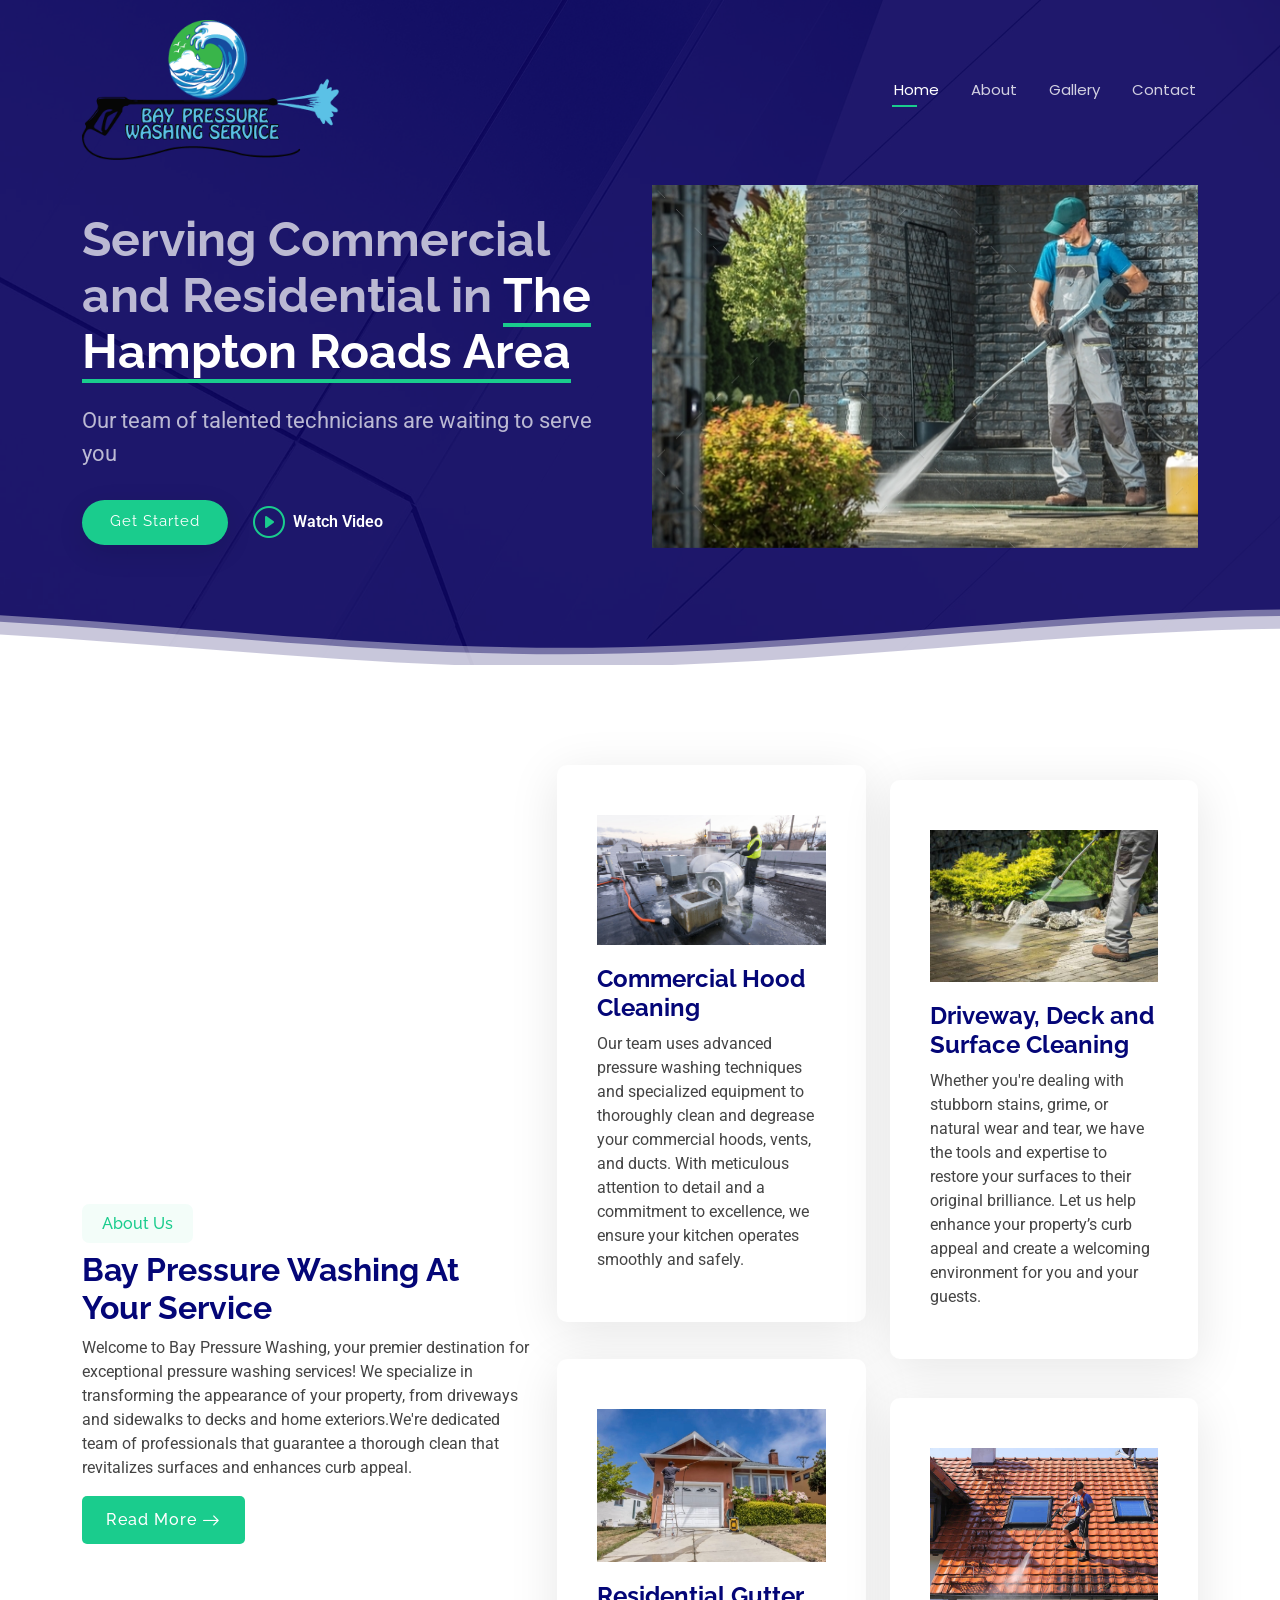
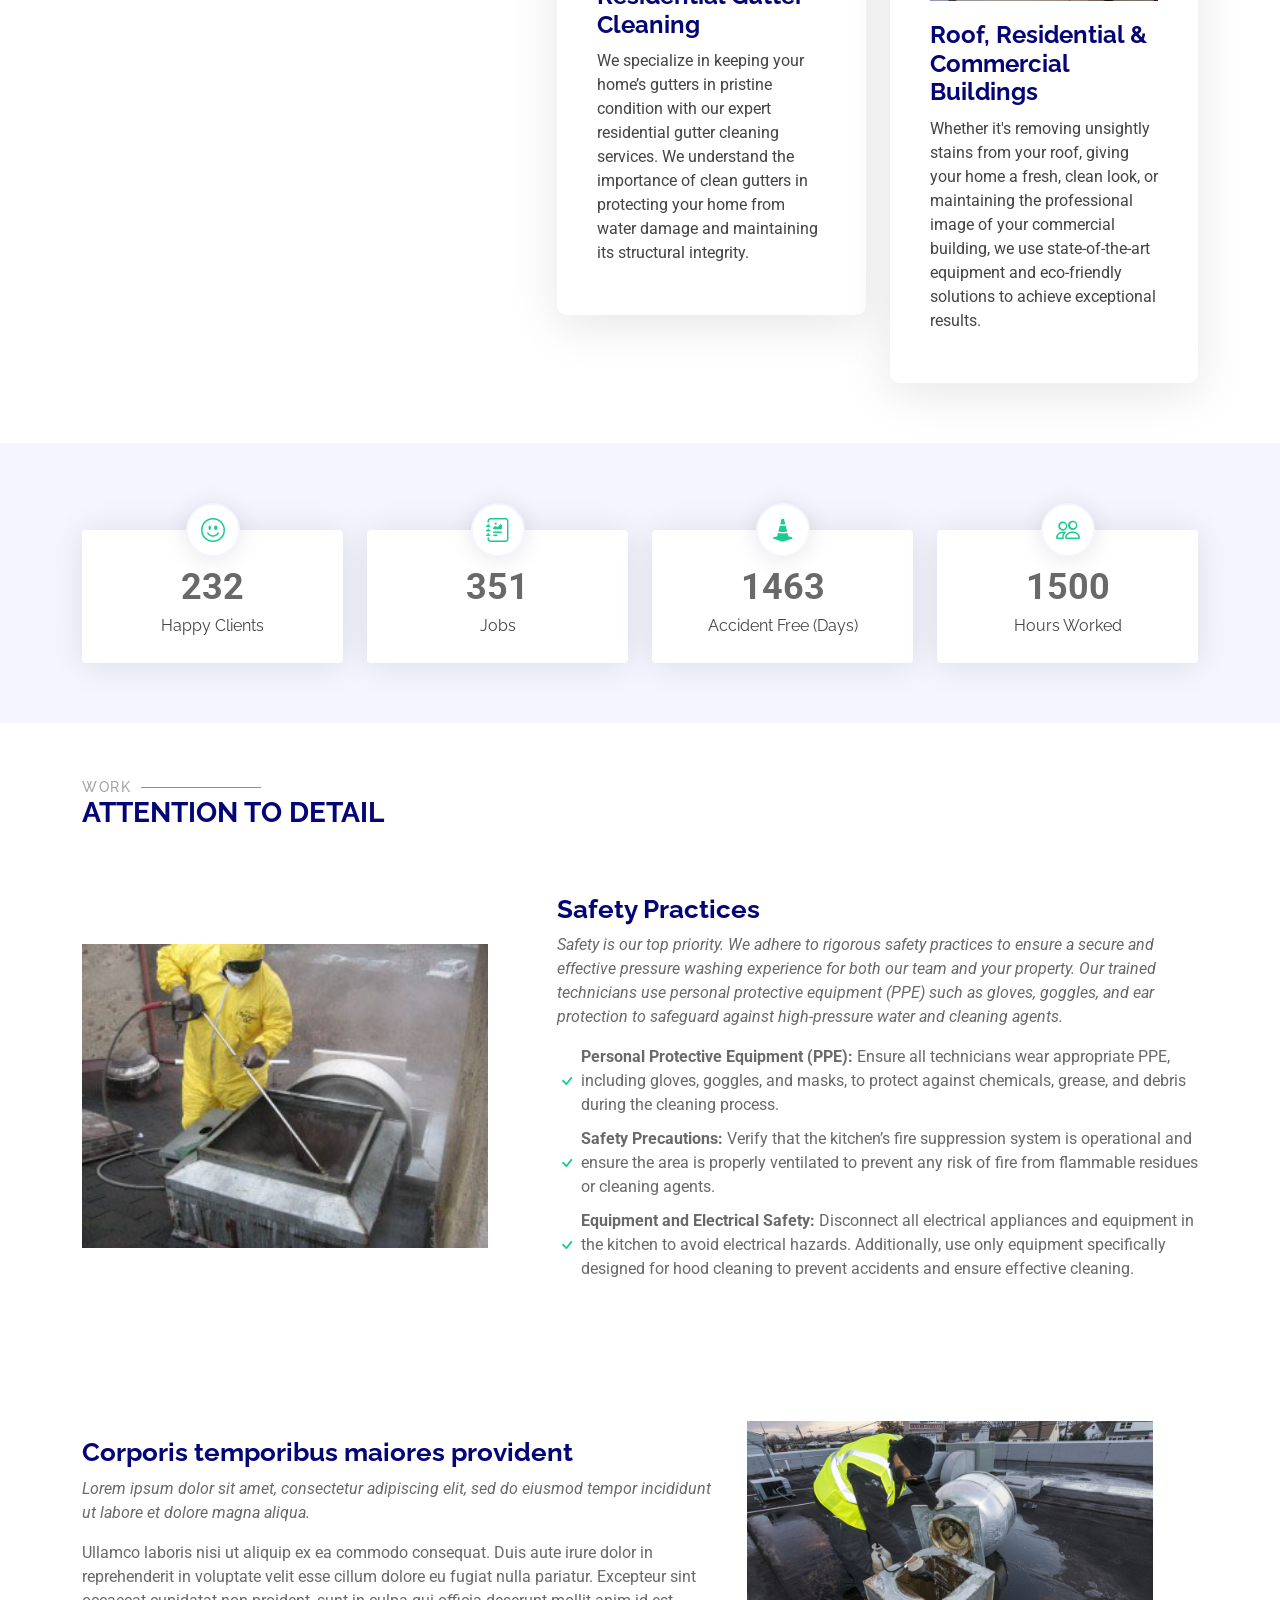
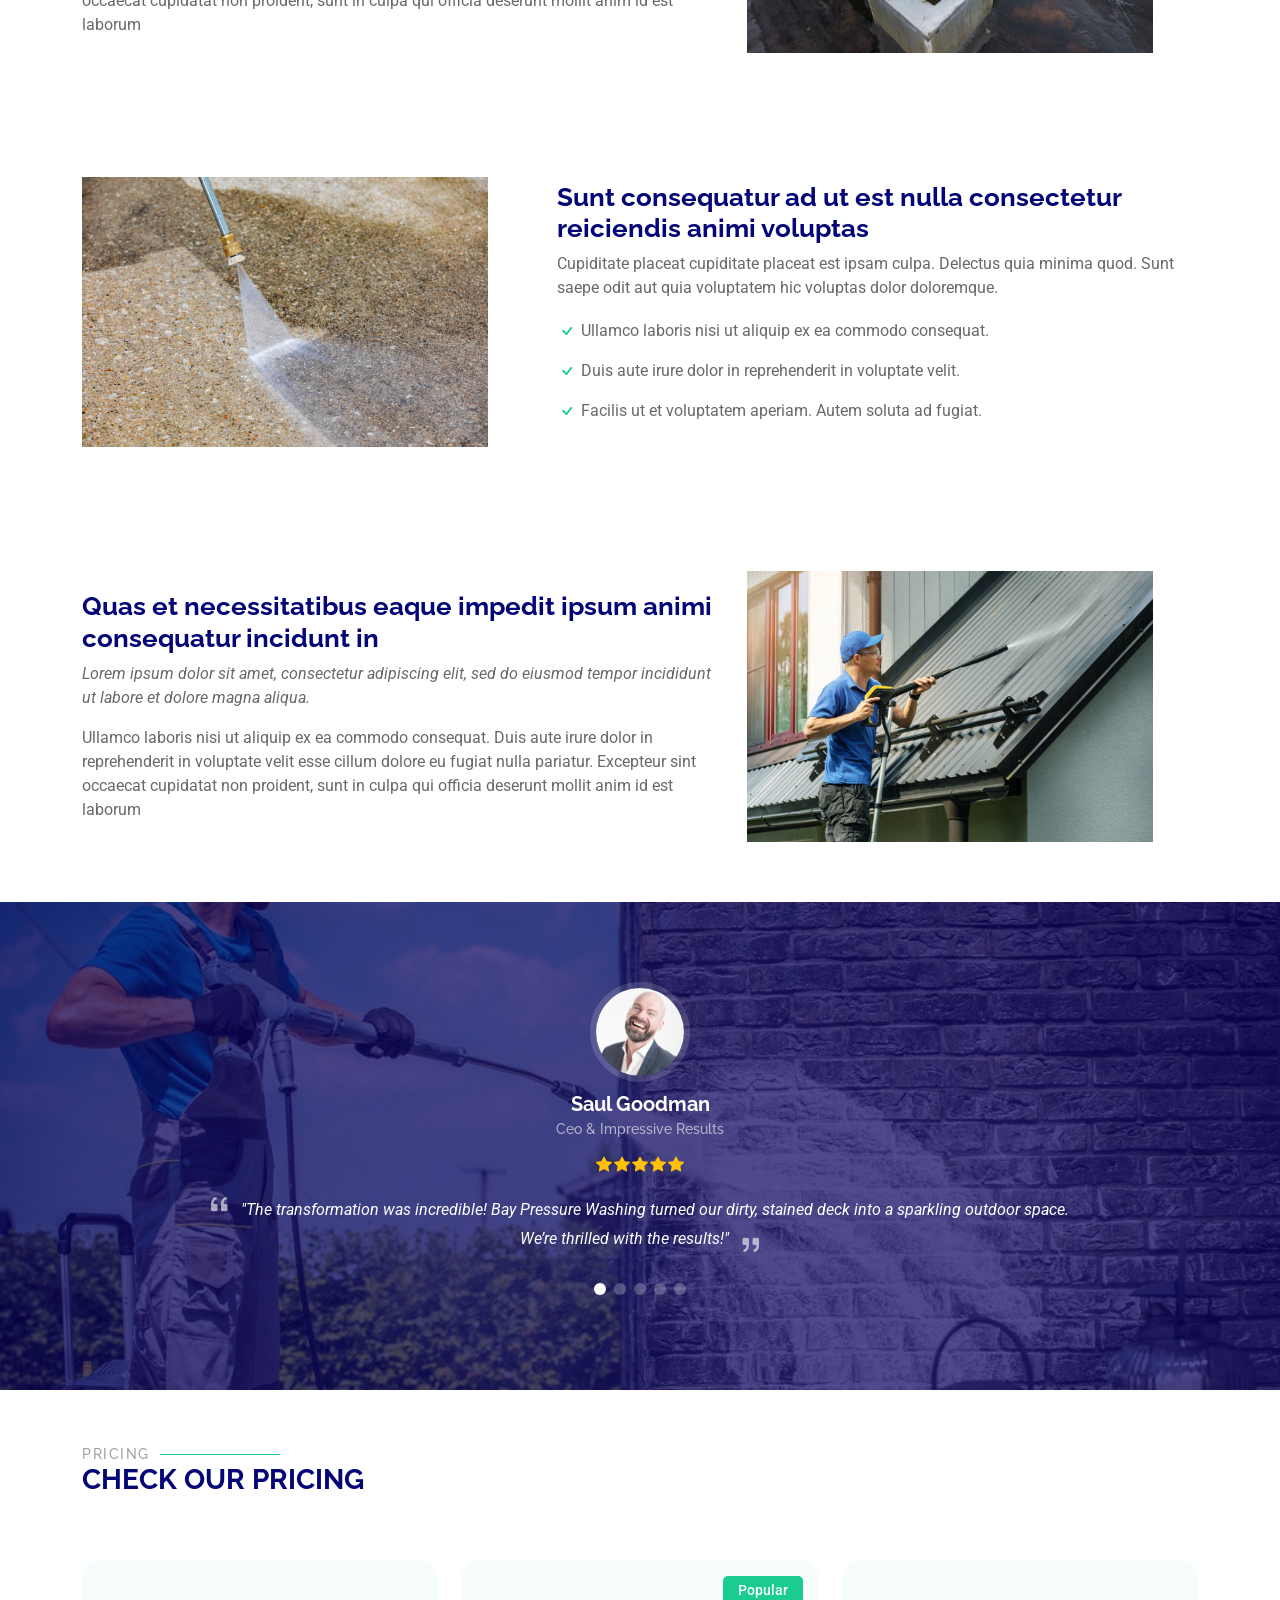
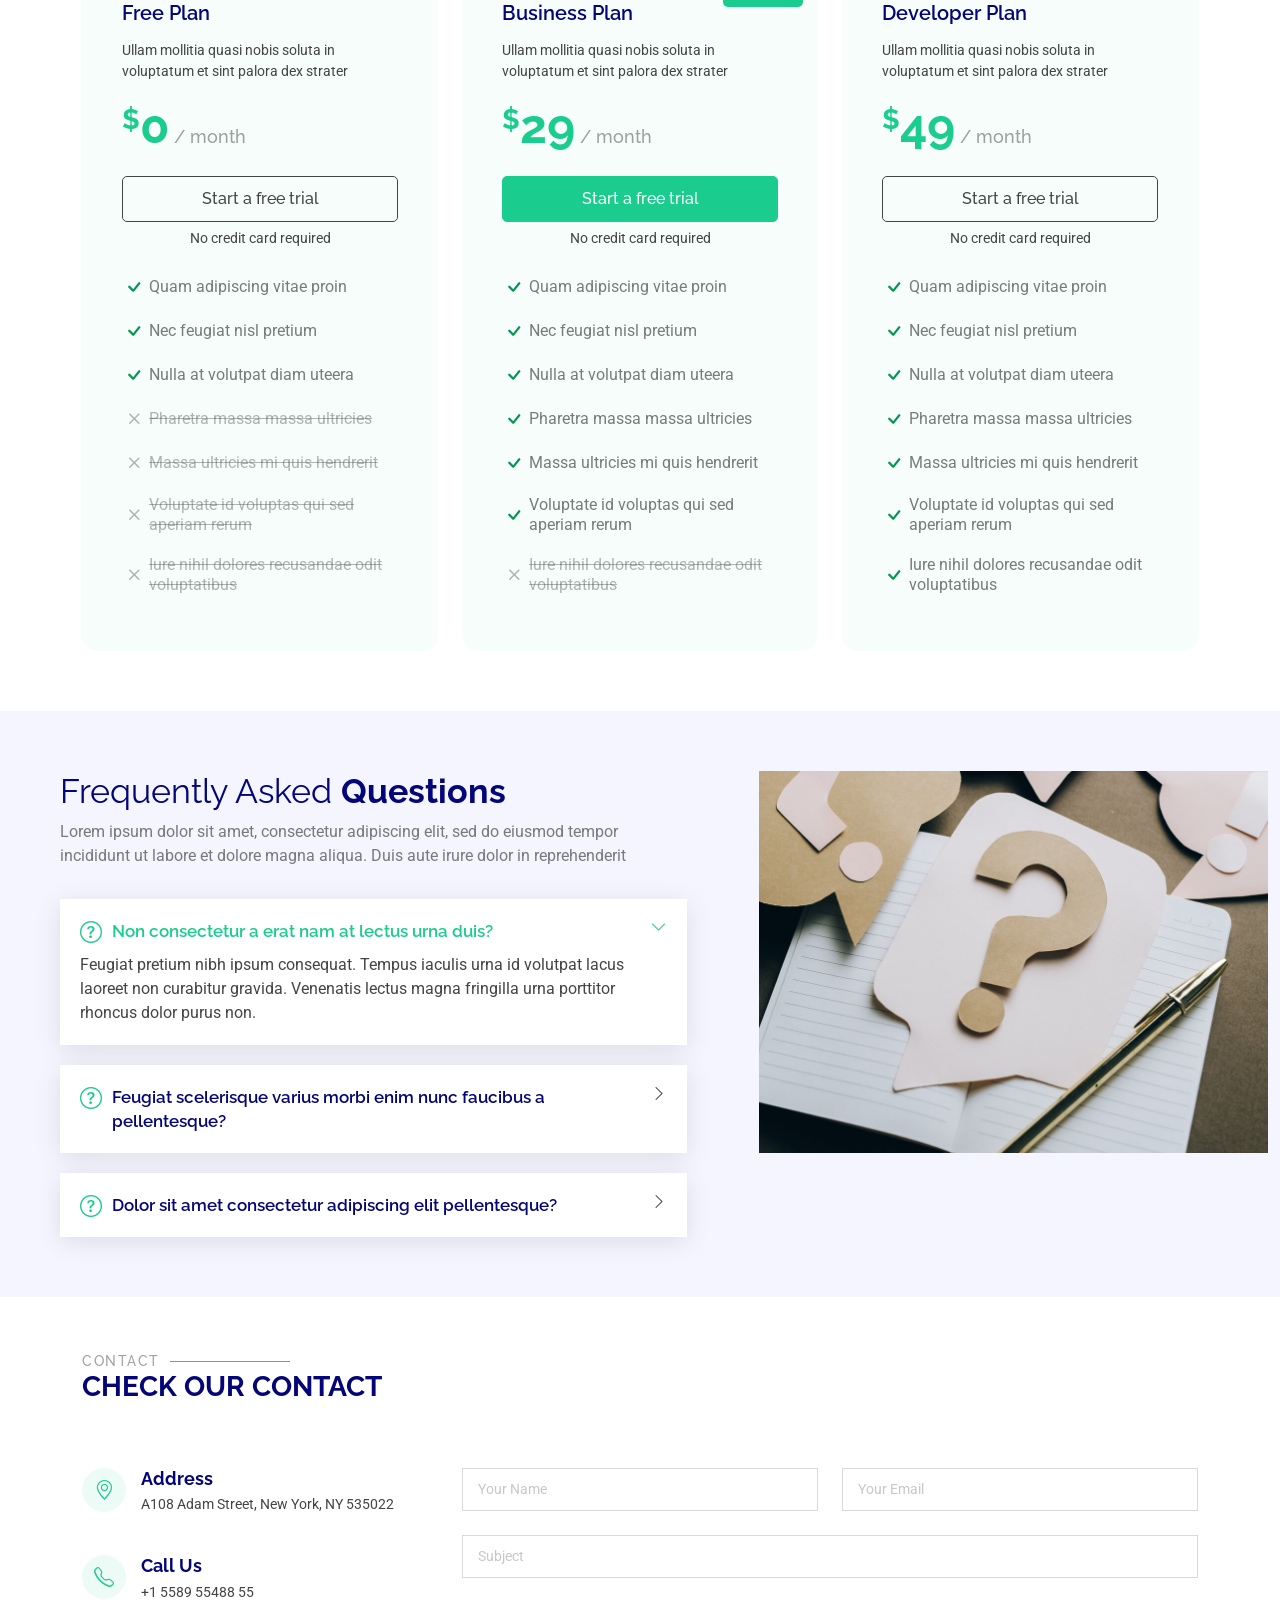
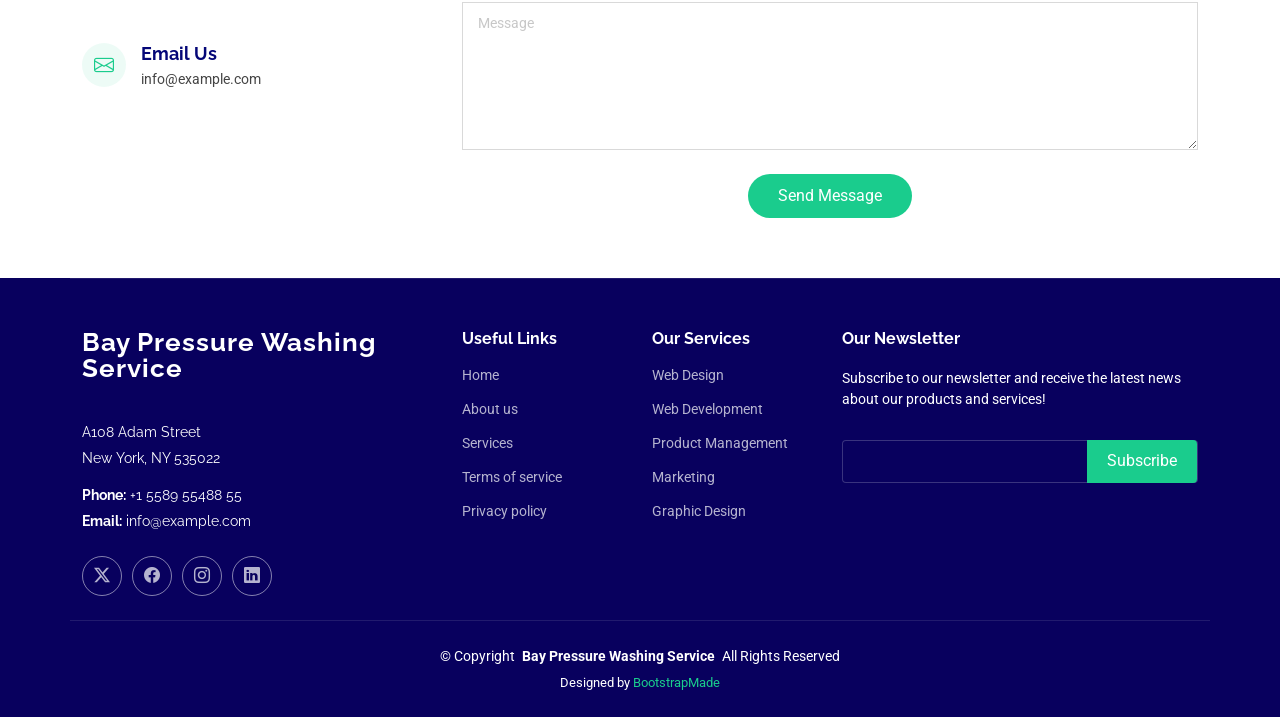
<file: Bootslander/index.html>
<!DOCTYPE html>
<html lang="en">

<head>
  <meta charset="utf-8">
  <meta content="width=device-width, initial-scale=1.0" name="viewport">
  <title>Bay Pressure Washing Service</title>
  <meta name="description" content="">
  <meta name="keywords" content="">

  <!-- Favicons -->
  <link href="assets/img/favicon.png" rel="icon">
  <link href="assets/img/apple-touch-icon.png" rel="apple-touch-icon">

  <!-- Fonts -->
  <link href="https://fonts.googleapis.com" rel="preconnect">
  <link href="https://fonts.gstatic.com" rel="preconnect" crossorigin>
  <link href="https://fonts.googleapis.com/css2?family=Roboto:ital,wght@0,100;0,300;0,400;0,500;0,700;0,900;1,100;1,300;1,400;1,500;1,700;1,900&family=Poppins:ital,wght@0,100;0,200;0,300;0,400;0,500;0,600;0,700;0,800;0,900;1,100;1,200;1,300;1,400;1,500;1,600;1,700;1,800;1,900&family=Raleway:ital,wght@0,100;0,200;0,300;0,400;0,500;0,600;0,700;0,800;0,900;1,100;1,200;1,300;1,400;1,500;1,600;1,700;1,800;1,900&display=swap" rel="stylesheet">

  <!-- Vendor CSS Files -->
  <link href="assets/vendor/bootstrap/css/bootstrap.min.css" rel="stylesheet">
  <link href="assets/vendor/bootstrap-icons/bootstrap-icons.css" rel="stylesheet">
  <link href="assets/vendor/aos/aos.css" rel="stylesheet">
  <link href="assets/vendor/glightbox/css/glightbox.min.css" rel="stylesheet">
  <link href="assets/vendor/swiper/swiper-bundle.min.css" rel="stylesheet">

  <!-- Main CSS File -->
  <link href="assets/css/main.css" rel="stylesheet">

  <!-- =======================================================
  * Website Name: Bay Pressure Washing Service
  * Updated: Aug 07 2024 with Bootstrap v5.3.3
  * Author: Brian Collette
  ======================================================== -->
</head>

<body class="index-page">




  <header id="header" class="header d-flex align-items-center fixed-top">
    <div class="container-fluid container-xl position-relative d-flex align-items-center justify-content-between">

      <a href="index.html" class="logo d-flex align-items-center">
        <!-- Uncomment the line below if you also wish to use an image logo -->
        <img src="assets/img/logo.png" alt="">
        <!-- Uncomment the line below if you also wish to use an image logo 
        <h1 class="sitename">Bay Pressure Washing Service</h1>
        -->
      </a>

      <nav id="navmenu" class="navmenu">
        <ul>
          <li><a href="#hero" class="active">Home</a></li>
          <li><a href="#about">About</a></li>
          <li><a href="#gallery">Gallery</a></li>
          <li><a href="#contact">Contact</a></li>
        </ul>
        <i class="mobile-nav-toggle d-xl-none bi bi-list"></i>
      </nav>

    </div>
  </header>


  <main class="main">

    <!-- Intro Section -->
    <section id="hero" class="hero section dark-background">
      <img src="assets/img/hero-bg-2.jpg" alt="" class="hero-bg">

      <div class="container" style="margin-top: 55px;">
        <div class="row gy-4 justify-content-between">
          <div class="col-lg-6 order-lg-last hero-img" data-aos="zoom-out" data-aos-delay="100">
            <img src="assets/img/driveway_pressure_washing_mn.jpg" class="img-fluid animated" alt="">
          </div>

          <div class="col-lg-6  d-flex flex-column justify-content-center" data-aos="fade-in" style="margin-top: 60px;">
            <h1>Serving Commercial and Residential in <span>The Hampton Roads Area</span></h1>
            <p>Our team of talented technicians are waiting to serve you</p>
            <div class="d-flex">
              <a href="#about" class="btn-get-started">Get Started</a>
              <a href="file:///C:/Users/Brian Collette/Desktop/BayPWS/Bootslander/assets/img/Bay Pressure Washing.mp4" class="glightbox btn-watch-video d-flex align-items-center">
                <i class="bi bi-play-circle"></i><span>Watch Video</span></a>
            </div>
          </div>

        </div>
      </div>

      <svg class="hero-waves" xmlns="http://www.w3.org/2000/svg" xmlns:xlink="http://www.w3.org/1999/xlink" viewBox="0 24 150 28 " preserveAspectRatio="none">
        <defs>
          <path id="wave-path" d="M-160 44c30 0 58-18 88-18s 58 18 88 18 58-18 88-18 58 18 88 18 v44h-352z"></path>
        </defs>
        <g class="wave1">
          <use xlink:href="#wave-path" x="50" y="3"></use>
        </g>
        <g class="wave2">
          <use xlink:href="#wave-path" x="50" y="0"></use>
        </g>
        <g class="wave3">
          <use xlink:href="#wave-path" x="50" y="9"></use>
        </g>
      </svg>

    </section>
    <!-- /Intro Section -->

    <!-- About Section -->
    <section id="about" class="about section">

      <div class="container" data-aos="fade-up" data-aos-delay="100">
        <div class="row align-items-xl-center gy-5">

          <div class="col-xl-5 content">
            <h3>About Us</h3>
            <h2>Bay Pressure Washing At Your Service</h2>
            <p>Welcome to Bay Pressure Washing, your premier destination for exceptional pressure washing services! We specialize in transforming the appearance of your property, from driveways and sidewalks to decks and home exteriors.We're dedicated team of professionals that guarantee a thorough clean that revitalizes surfaces and enhances curb appeal.</p>
            <a href="#" class="read-more"><span>Read More</span><i class="bi bi-arrow-right"></i></a>
          </div>

          <div class="col-xl-7">
            <div class="row gy-4 icon-boxes">

              <div class="col-md-6" data-aos="fade-up" data-aos-delay="200">
                <div class="icon-box">
                  <img src="/Bootslander/assets/img/hood-cleaning-15.jpg" alt="">
                  <h3 style="margin-top: 20px;">Commercial Hood Cleaning</h3>
                  <p>Our team uses advanced pressure washing techniques and specialized equipment to thoroughly clean and degrease your commercial hoods, vents, and ducts. With meticulous attention to detail and a commitment to excellence, we ensure your kitchen operates smoothly and safely.</p>
                </div>
              </div> <!-- End Icon Box -->

              <div class="col-md-6" data-aos="fade-up" data-aos-delay="300">
                <div class="icon-box">
                  <img src="/Bootslander/assets/img/istockphoto-1094145182-612x612.jpg" alt="">
                  <h3 style="margin-top: 20px;">Driveway, Deck and Surface Cleaning </h3>
                  <p>Whether you're dealing with stubborn stains, grime, or natural wear and tear, we have the tools and expertise to restore your surfaces to their original brilliance. Let us help enhance your property’s curb appeal and create a welcoming environment for you and your guests. </p>
                </div>
              </div> <!-- End Icon Box -->

              <div class="col-md-6" data-aos="fade-up" data-aos-delay="400" style="margin-top: 0px;">
                <div class="icon-box">
                  <img src="/Bootslander/assets/img/istockphoto-1639241526-612x612.jpg" alt="">
                  <h3 style="margin-top: 20px;">Residential Gutter Cleaning</h3>
                  <p>We specialize in keeping your home’s gutters in pristine condition with our expert residential gutter cleaning services. We understand the importance of clean gutters in protecting your home from water damage and maintaining its structural integrity.</p>
                </div>
              </div> <!-- End Icon Box -->

              <div class="col-md-6" data-aos="fade-up" data-aos-delay="500">
                <div class="icon-box">
                  <img src="/Bootslander/assets/img/istockphoto-490080148-612x612.jpg" alt="">
                  <h3 style="margin-top: 20px;">Roof, Residential & Commercial Buildings</h3>
                  <p>Whether it's removing unsightly stains from your roof, giving your home a fresh, clean look, or maintaining the professional image of your commercial building, we use state-of-the-art equipment and eco-friendly solutions to achieve exceptional results.                 </p>
                </div>
              </div> <!-- End Icon Box -->

            </div>
          </div>

        </div>
      </div>

    </section>
    <!-- /About Section -->

    <!-- Stats Section -->
    <section id="stats" class="stats section light-background">

      <div class="container" data-aos="fade-up" data-aos-delay="100">

        <div class="row gy-4">

          <div class="col-lg-3 col-md-6 d-flex flex-column align-items-center">
            <i class="bi bi-emoji-smile"></i>
            <div class="stats-item">
              <span data-purecounter-start="0" data-purecounter-end="232" data-purecounter-duration="1" class="purecounter"></span>
              <p>Happy Clients</p>
            </div>
          </div><!-- End Stats Item -->

          <div class="col-lg-3 col-md-6 d-flex flex-column align-items-center">
            <i class="bi bi-journal-richtext"></i>
            <div class="stats-item">
              <span data-purecounter-start="0" data-purecounter-end="351" data-purecounter-duration="1" class="purecounter"></span>
              <p>Jobs</p>
            </div>
          </div><!-- End Stats Item -->

          <div class="col-lg-3 col-md-6 d-flex flex-column align-items-center">
            <i class="bi bi-cone-striped"></i>
            <div class="stats-item">
              <span data-purecounter-start="0" data-purecounter-end="1463" data-purecounter-duration="1" class="purecounter"></span>
              <p>Accident Free (Days)</p>
            </div>
          </div><!-- End Stats Item -->

          <div class="col-lg-3 col-md-6 d-flex flex-column align-items-center">
            <i class="bi bi-people"></i>
            <div class="stats-item">
              <span data-purecounter-start="0" data-purecounter-end="1500" data-purecounter-duration="1" class="purecounter"></span>
              <p>Hours Worked</p>
            </div>
          </div><!-- End Stats Item -->

        </div>

      </div>

    </section>
    <!-- /Stats Section -->

    <!-- Details Section -->
    <section id="details" class="details section">

      <!-- Section Title -->
      <div class="container section-title" data-aos="fade-up">
        <h2>Work</h2>
        <div><span>Attention to</span> <span class="description-title">Detail</span></div>
      </div><!-- End Section Title -->

      <div class="container">

        <div class="row gy-4 align-items-center features-item">
          <div class="col-md-5 d-flex align-items-center" data-aos="zoom-out" data-aos-delay="100">
            <img src="assets/img/cleaning-shaft.jpg" class="img-fluid" alt="">
          </div>
          <div class="col-md-7" data-aos="fade-up" data-aos-delay="100">
            <h3>Safety Practices</h3> 
            <p class="fst-italic">
              Safety is our top priority. We adhere to rigorous safety practices to ensure a secure and effective pressure washing experience for both our team and your property. Our trained technicians use personal protective equipment (PPE) such as gloves, goggles, and ear protection to safeguard against high-pressure water and cleaning agents. 
            </p>
            <ul>
              <li><i class="bi bi-check"></i><span> <b>Personal Protective Equipment (PPE):</b>
                Ensure all technicians wear appropriate PPE, including gloves, goggles, and masks, to protect against chemicals, grease, and debris during the cleaning process.</span></li>

              <li><i class="bi bi-check"></i> <span><b> Safety Precautions:</b>
              Verify that the kitchen’s fire suppression system is operational and ensure the area is properly ventilated to prevent any risk of fire from flammable residues or cleaning agents.

</span></li>
              <li><i class="bi bi-check"></i> <span><b>Equipment and Electrical Safety:</b>
                Disconnect all electrical appliances and equipment in the kitchen to avoid electrical hazards. Additionally, use only equipment specifically designed for hood cleaning to prevent accidents and ensure effective cleaning.
                
                
                
                
                </span></li>
            </ul>
          </div>
        </div><!-- Features Item -->

        <div class="row gy-4 align-items-center features-item">
          <div class="col-md-5 order-1 order-md-2 d-flex align-items-center" data-aos="zoom-out" data-aos-delay="200">
            <img src="assets/img/hood-cleaning-11.jpg" class="img-fluid" alt="">
          </div>
          <div class="col-md-7 order-2 order-md-1" data-aos="fade-up" data-aos-delay="200">
            <h3>Corporis temporibus maiores provident</h3>
            <p class="fst-italic">
              Lorem ipsum dolor sit amet, consectetur adipiscing elit, sed do eiusmod tempor incididunt ut labore et dolore
              magna aliqua.
            </p>
            <p>
              Ullamco laboris nisi ut aliquip ex ea commodo consequat. Duis aute irure dolor in reprehenderit in voluptate
              velit esse cillum dolore eu fugiat nulla pariatur. Excepteur sint occaecat cupidatat non proident, sunt in
              culpa qui officia deserunt mollit anim id est laborum
            </p>
          </div>
        </div><!-- Features Item -->

        <div class="row gy-4 align-items-center features-item">
          <div class="col-md-5 d-flex align-items-center" data-aos="zoom-out">
            <img src="assets/img/istockphoto-1325783757-612x612.jpg" class="img-fluid" alt="">
          </div>
          <div class="col-md-7" data-aos="fade-up">
            <h3>Sunt consequatur ad ut est nulla consectetur reiciendis animi voluptas</h3>
            <p>Cupiditate placeat cupiditate placeat est ipsam culpa. Delectus quia minima quod. Sunt saepe odit aut quia voluptatem hic voluptas dolor doloremque.</p>
            <ul>
              <li><i class="bi bi-check"></i> <span>Ullamco laboris nisi ut aliquip ex ea commodo consequat.</span></li>
              <li><i class="bi bi-check"></i><span> Duis aute irure dolor in reprehenderit in voluptate velit.</span></li>
              <li><i class="bi bi-check"></i> <span>Facilis ut et voluptatem aperiam. Autem soluta ad fugiat</span>.</li>
            </ul>
          </div>
        </div><!-- Features Item -->

        <div class="row gy-4 align-items-center features-item">
          <div class="col-md-5 order-1 order-md-2 d-flex align-items-center" data-aos="zoom-out">
            <img src="assets/img/istockphoto-1160969518-612x612.jpg" class="img-fluid" alt="">
          </div>
          <div class="col-md-7 order-2 order-md-1" data-aos="fade-up">
            <h3>Quas et necessitatibus eaque impedit ipsum animi consequatur incidunt in</h3>
            <p class="fst-italic">
              Lorem ipsum dolor sit amet, consectetur adipiscing elit, sed do eiusmod tempor incididunt ut labore et dolore
              magna aliqua.
            </p>
            <p>
              Ullamco laboris nisi ut aliquip ex ea commodo consequat. Duis aute irure dolor in reprehenderit in voluptate
              velit esse cillum dolore eu fugiat nulla pariatur. Excepteur sint occaecat cupidatat non proident, sunt in
              culpa qui officia deserunt mollit anim id est laborum
            </p>
          </div>
        </div><!-- Features Item -->

      </div>

    </section>
    <!-- /Details Section -->

    <!-- Testimonials Section -->
    <section id="testimonials" class="testimonials section dark-background">

      <img src="assets/img/House-Power-Washing.jpg" class="testimonials-bg" alt="">

      <div class="container" data-aos="fade-up" data-aos-delay="100">

        <div class="swiper init-swiper">
          <script type="application/json" class="swiper-config">
            {
              "loop": true,
              "speed": 600,
              "autoplay": {
                "delay": 5000
              },
              "slidesPerView": "auto",
              "pagination": {
                "el": ".swiper-pagination",
                "type": "bullets",
                "clickable": true
              }
            }
          </script>
          <div class="swiper-wrapper">

            <div class="swiper-slide">
              <div class="testimonial-item">
                <img src="assets/img/testimonials/testimonials-1.jpg" class="testimonial-img" alt="">
                <h3>Saul Goodman</h3>
                <h4>Ceo &amp; Impressive Results</h4>
                <div class="stars">
                  <i class="bi bi-star-fill"></i><i class="bi bi-star-fill"></i><i class="bi bi-star-fill"></i><i class="bi bi-star-fill"></i><i class="bi bi-star-fill"></i>
                </div>
                <p>
                  <i class="bi bi-quote quote-icon-left"></i>
                  <span>"The transformation was incredible! Bay Pressure Washing turned our dirty, stained deck into a sparkling outdoor space. We’re thrilled with the results!"</span>
                  <i class="bi bi-quote quote-icon-right"></i>
                </p>
              </div>
            </div><!-- End testimonial item -->

            <div class="swiper-slide">
              <div class="testimonial-item">
                <img src="assets/img/testimonials/testimonials-2.jpg" class="testimonial-img" alt="">
                <h3>Sara Wilsson</h3>
                <h4>Outstanding Results</h4>
                <div class="stars">
                  <i class="bi bi-star-fill"></i><i class="bi bi-star-fill"></i><i class="bi bi-star-fill"></i><i class="bi bi-star-fill"></i><i class="bi bi-star-fill"></i>
                </div>
                <p>
                  <i class="bi bi-quote quote-icon-left"></i>
                  <span>"The team at Bay Pressure Washing transformed our old, grimy driveway into a spotless, like-new surface. Their attention to detail and professionalism exceeded our expectations!"</span>
                  <i class="bi bi-quote quote-icon-right"></i>
                </p>
              </div>
            </div><!-- End testimonial item -->

            <div class="swiper-slide">
              <div class="testimonial-item">
                <img src="assets/img/testimonials/testimonials-3.jpg" class="testimonial-img" alt="">
                <h3>Jena Karlis</h3>
                <h4>Exceptional Service</h4>
                <div class="stars">
                  <i class="bi bi-star-fill"></i><i class="bi bi-star-fill"></i><i class="bi bi-star-fill"></i><i class="bi bi-star-fill"></i><i class="bi bi-star-fill"></i>
                </div>
                <p>
                  <i class="bi bi-quote quote-icon-left"></i>
                  <span>"From start to finish, the service was impeccable. The crew arrived on time, worked efficiently, and left our property looking pristine. We couldn’t be happier with the results!"</span>
                  <i class="bi bi-quote quote-icon-right"></i>
                </p>
              </div>
            </div><!-- End testimonial item -->

            <div class="swiper-slide">
              <div class="testimonial-item">
                <img src="assets/img/testimonials/testimonials-4.jpg" class="testimonial-img" alt="">
                <h3>Matt Brandon</h3>
                <h4>Reliable and Efficient</h4>
                <div class="stars">
                  <i class="bi bi-star-fill"></i><i class="bi bi-star-fill"></i><i class="bi bi-star-fill"></i><i class="bi bi-star-fill"></i><i class="bi bi-star-fill"></i>
                </div>
                <p>
                  <i class="bi bi-quote quote-icon-left"></i>
                  <span>"I was impressed by how quickly and effectively Bay Pressure Washing handled our gutter cleaning. They took care of everything with minimal disruption and provided excellent customer service."</span>
                  <i class="bi bi-quote quote-icon-right"></i>
                </p>
              </div>
            </div><!-- End testimonial item -->

            <div class="swiper-slide">
              <div class="testimonial-item">
                <img src="assets/img/testimonials/testimonials-5.jpg" class="testimonial-img" alt="">
                <h3>John Larson</h3>
                <h4>"Great Value for Money"</h4>
                <div class="stars">
                  <i class="bi bi-star-fill"></i><i class="bi bi-star-fill"></i><i class="bi bi-star-fill"></i><i class="bi bi-star-fill"></i><i class="bi bi-star-fill"></i>
                </div>
                <p>
                  <i class="bi bi-quote quote-icon-left"></i>
                  <span>"The pressure washing service provided by Bay Pressure Washing was worth every penny. Their competitive pricing and high-quality work made a significant difference in the appearance of our commercial building."</span>
                  <i class="bi bi-quote quote-icon-right"></i>
                </p>
              </div>
            </div><!-- End testimonial item -->

          </div>
          <div class="swiper-pagination"></div>
        </div>

      </div>

    </section>
    <!-- /Testimonials Section -->

    <!-- Pricing Section -->
    <section id="pricing" class="pricing section">

      <!-- Section Title -->
      <div class="container section-title" data-aos="fade-up">
        <h2>Pricing</h2>
        <div><span>Check Our</span> <span class="description-title">Pricing</span></div>
      </div><!-- End Section Title -->

      <div class="container">

        <div class="row gy-4">

          <div class="col-lg-4" data-aos="zoom-in" data-aos-delay="100">
            <div class="pricing-item">
              <h3>Free Plan</h3>
              <p class="description">Ullam mollitia quasi nobis soluta in voluptatum et sint palora dex strater</p>
              <h4><sup>$</sup>0<span> / month</span></h4>
              <a href="#" class="cta-btn">Start a free trial</a>
              <p class="text-center small">No credit card required</p>
              <ul>
                <li><i class="bi bi-check"></i> <span>Quam adipiscing vitae proin</span></li>
                <li><i class="bi bi-check"></i> <span>Nec feugiat nisl pretium</span></li>
                <li><i class="bi bi-check"></i> <span>Nulla at volutpat diam uteera</span></li>
                <li class="na"><i class="bi bi-x"></i> <span>Pharetra massa massa ultricies</span></li>
                <li class="na"><i class="bi bi-x"></i> <span>Massa ultricies mi quis hendrerit</span></li>
                <li class="na"><i class="bi bi-x"></i> <span>Voluptate id voluptas qui sed aperiam rerum</span></li>
                <li class="na"><i class="bi bi-x"></i> <span>Iure nihil dolores recusandae odit voluptatibus</span></li>
              </ul>
            </div>
          </div><!-- End Pricing Item -->

          <div class="col-lg-4" data-aos="zoom-in" data-aos-delay="200">
            <div class="pricing-item featured">
              <p class="popular">Popular</p>
              <h3>Business Plan</h3>
              <p class="description">Ullam mollitia quasi nobis soluta in voluptatum et sint palora dex strater</p>
              <h4><sup>$</sup>29<span> / month</span></h4>
              <a href="#" class="cta-btn">Start a free trial</a>
              <p class="text-center small">No credit card required</p>
              <ul>
                <li><i class="bi bi-check"></i> <span>Quam adipiscing vitae proin</span></li>
                <li><i class="bi bi-check"></i> <span>Nec feugiat nisl pretium</span></li>
                <li><i class="bi bi-check"></i> <span>Nulla at volutpat diam uteera</span></li>
                <li><i class="bi bi-check"></i> <span>Pharetra massa massa ultricies</span></li>
                <li><i class="bi bi-check"></i> <span>Massa ultricies mi quis hendrerit</span></li>
                <li><i class="bi bi-check"></i> <span>Voluptate id voluptas qui sed aperiam rerum</span></li>
                <li class="na"><i class="bi bi-x"></i> <span>Iure nihil dolores recusandae odit voluptatibus</span></li>
              </ul>
            </div>
          </div><!-- End Pricing Item -->

          <div class="col-lg-4" data-aos="zoom-in" data-aos-delay="300">
            <div class="pricing-item">
              <h3>Developer Plan</h3>
              <p class="description">Ullam mollitia quasi nobis soluta in voluptatum et sint palora dex strater</p>
              <h4><sup>$</sup>49<span> / month</span></h4>
              <a href="#" class="cta-btn">Start a free trial</a>
              <p class="text-center small">No credit card required</p>
              <ul>
                <li><i class="bi bi-check"></i> <span>Quam adipiscing vitae proin</span></li>
                <li><i class="bi bi-check"></i> <span>Nec feugiat nisl pretium</span></li>
                <li><i class="bi bi-check"></i> <span>Nulla at volutpat diam uteera</span></li>
                <li><i class="bi bi-check"></i> <span>Pharetra massa massa ultricies</span></li>
                <li><i class="bi bi-check"></i> <span>Massa ultricies mi quis hendrerit</span></li>
                <li><i class="bi bi-check"></i> <span>Voluptate id voluptas qui sed aperiam rerum</span></li>
                <li><i class="bi bi-check"></i> <span>Iure nihil dolores recusandae odit voluptatibus</span></li>
              </ul>
            </div>
          </div><!-- End Pricing Item -->

        </div>

      </div>

    </section>
    <!-- /Pricing Section -->

    <!-- Faq Section -->
    <section id="faq" class="faq section light-background">

      <div class="container-fluid">

        <div class="row gy-4">

          <div class="col-lg-7 d-flex flex-column justify-content-center order-2 order-lg-1">

            <div class="content px-xl-5" data-aos="fade-up" data-aos-delay="100">
              <h3><span>Frequently Asked </span><strong>Questions</strong></h3>
              <p>
                Lorem ipsum dolor sit amet, consectetur adipiscing elit, sed do eiusmod tempor incididunt ut labore et dolore magna aliqua. Duis aute irure dolor in reprehenderit
              </p>
            </div>

            <div class="faq-container px-xl-5" data-aos="fade-up" data-aos-delay="200">

              <div class="faq-item faq-active">
                <i class="faq-icon bi bi-question-circle"></i>
                <h3>Non consectetur a erat nam at lectus urna duis?</h3>
                <div class="faq-content">
                  <p>Feugiat pretium nibh ipsum consequat. Tempus iaculis urna id volutpat lacus laoreet non curabitur gravida. Venenatis lectus magna fringilla urna porttitor rhoncus dolor purus non.</p>
                </div>
                <i class="faq-toggle bi bi-chevron-right"></i>
              </div><!-- End Faq item-->

              <div class="faq-item">
                <i class="faq-icon bi bi-question-circle"></i>
                <h3>Feugiat scelerisque varius morbi enim nunc faucibus a pellentesque?</h3>
                <div class="faq-content">
                  <p>Dolor sit amet consectetur adipiscing elit pellentesque habitant morbi. Id interdum velit laoreet id donec ultrices. Fringilla phasellus faucibus scelerisque eleifend donec pretium. Est pellentesque elit ullamcorper dignissim. Mauris ultrices eros in cursus turpis massa tincidunt dui.</p>
                </div>
                <i class="faq-toggle bi bi-chevron-right"></i>
              </div><!-- End Faq item-->

              <div class="faq-item">
                <i class="faq-icon bi bi-question-circle"></i>
                <h3>Dolor sit amet consectetur adipiscing elit pellentesque?</h3>
                <div class="faq-content">
                  <p>Eleifend mi in nulla posuere sollicitudin aliquam ultrices sagittis orci. Faucibus pulvinar elementum integer enim. Sem nulla pharetra diam sit amet nisl suscipit. Rutrum tellus pellentesque eu tincidunt. Lectus urna duis convallis convallis tellus. Urna molestie at elementum eu facilisis sed odio morbi quis</p>
                </div>
                <i class="faq-toggle bi bi-chevron-right"></i>
              </div><!-- End Faq item-->

            </div>

          </div>

          <div class="col-lg-5 order-1 order-lg-2">
            <img src="assets/img/faq.jpg" class="img-fluid" alt="" data-aos="zoom-in" data-aos-delay="100">
          </div>
        </div>

      </div>

    </section>
    <!-- /Faq Section -->

    <!-- Contact Section -->
    <section id="contact" class="contact section">

      <!-- Section Title -->
      <div class="container section-title" data-aos="fade-up">
        <h2>Contact</h2>
        <div><span>Check Our</span> <span class="description-title">Contact</span></div>
      </div><!-- End Section Title -->

      <div class="container" data-aos="fade" data-aos-delay="100">

        <div class="row gy-4">

          <div class="col-lg-4">
            <div class="info-item d-flex" data-aos="fade-up" data-aos-delay="200">
              <i class="bi bi-geo-alt flex-shrink-0"></i>
              <div>
                <h3>Address</h3>
                <p>A108 Adam Street, New York, NY 535022</p>
              </div>
            </div><!-- End Info Item -->

            <div class="info-item d-flex" data-aos="fade-up" data-aos-delay="300">
              <i class="bi bi-telephone flex-shrink-0"></i>
              <div>
                <h3>Call Us</h3>
                <p>+1 5589 55488 55</p>
              </div>
            </div><!-- End Info Item -->

            <div class="info-item d-flex" data-aos="fade-up" data-aos-delay="400">
              <i class="bi bi-envelope flex-shrink-0"></i>
              <div>
                <h3>Email Us</h3>
                <p>info@example.com</p>
              </div>
            </div><!-- End Info Item -->

          </div>

          <div class="col-lg-8">
            <form action="forms/contact.php" method="post" class="php-email-form" data-aos="fade-up" data-aos-delay="200">
              <div class="row gy-4">

                <div class="col-md-6">
                  <input type="text" name="name" class="form-control" placeholder="Your Name" required="">
                </div>

                <div class="col-md-6 ">
                  <input type="email" class="form-control" name="email" placeholder="Your Email" required="">
                </div>

                <div class="col-md-12">
                  <input type="text" class="form-control" name="subject" placeholder="Subject" required="">
                </div>

                <div class="col-md-12">
                  <textarea class="form-control" name="message" rows="6" placeholder="Message" required=""></textarea>
                </div>

                <div class="col-md-12 text-center">
                  <div class="loading">Loading</div>
                  <div class="error-message"></div>
                  <div class="sent-message">Your message has been sent. Thank you!</div>

                  <button type="submit">Send Message</button>
                </div>

              </div>
            </form>
          </div><!-- End Contact Form -->

        </div>

      </div>

    </section>
    <!-- /Contact Section -->

  </main>



  <footer id="footer" class="footer dark-background">

    <div class="container footer-top">
      <div class="row gy-4">
        <div class="col-lg-4 col-md-6 footer-about">
          <a href="index.html" class="logo d-flex align-items-center">
            <span class="sitename">Bay Pressure Washing Service</span>
          </a>
          <div class="footer-contact pt-3">
            <p>A108 Adam Street</p>
            <p>New York, NY 535022</p>
            <p class="mt-3"><strong>Phone:</strong> <span>+1 5589 55488 55</span></p>
            <p><strong>Email:</strong> <span>info@example.com</span></p>
          </div>
          <div class="social-links d-flex mt-4">
            <a href=""><i class="bi bi-twitter-x"></i></a>
            <a href=""><i class="bi bi-facebook"></i></a>
            <a href=""><i class="bi bi-instagram"></i></a>
            <a href=""><i class="bi bi-linkedin"></i></a>
          </div>
        </div>

        <div class="col-lg-2 col-md-3 footer-links">
          <h4>Useful Links</h4>
          <ul>
            <li><a href="#">Home</a></li>
            <li><a href="#">About us</a></li>
            <li><a href="#">Services</a></li>
            <li><a href="#">Terms of service</a></li>
            <li><a href="#">Privacy policy</a></li>
          </ul>
        </div>

        <div class="col-lg-2 col-md-3 footer-links">
          <h4>Our Services</h4>
          <ul>
            <li><a href="#">Web Design</a></li>
            <li><a href="#">Web Development</a></li>
            <li><a href="#">Product Management</a></li>
            <li><a href="#">Marketing</a></li>
            <li><a href="#">Graphic Design</a></li>
          </ul>
        </div>

        <div class="col-lg-4 col-md-12 footer-newsletter">
          <h4>Our Newsletter</h4>
          <p>Subscribe to our newsletter and receive the latest news about our products and services!</p>
          <form action="forms/newsletter.php" method="post" class="php-email-form">
            <div class="newsletter-form"><input type="email" name="email"><input type="submit" value="Subscribe"></div>
            <div class="loading">Loading</div>
            <div class="error-message"></div>
            <div class="sent-message">Your subscription request has been sent. Thank you!</div>
          </form>
        </div>

      </div>
    </div>

    <div class="container copyright text-center mt-4">
      <p>© <span>Copyright</span> <strong class="px-1 sitename">Bay Pressure Washing Service</strong> <span>All Rights Reserved</span></p>
      <div class="credits">
        <!-- All the links in the footer should remain intact. -->
        <!-- You can delete the links only if you've purchased the pro version. -->
        <!-- Licensing information: https://bootstrapmade.com/license/ -->
        <!-- Purchase the pro version with working PHP/AJAX contact form: [buy-url] -->
        Designed by <a href="https://bootstrapmade.com/">BootstrapMade</a>
      </div>
    </div>

  </footer>



  
  <!-- Scroll Top -->
  <a href="#" id="scroll-top" class="scroll-top d-flex align-items-center justify-content-center"><i class="bi bi-arrow-up-short"></i></a>

  <!-- Preloader -->
  <div id="preloader"></div>

  <!-- Vendor JS Files -->
  <script src="assets/vendor/bootstrap/js/bootstrap.bundle.min.js"></script>
  <script src="assets/vendor/php-email-form/validate.js"></script>
  <script src="assets/vendor/aos/aos.js"></script>
  <script src="assets/vendor/glightbox/js/glightbox.min.js"></script>
  <script src="assets/vendor/purecounter/purecounter_vanilla.js"></script>
  <script src="assets/vendor/swiper/swiper-bundle.min.js"></script>

  <!-- Main JS File -->
  <script src="assets/js/main.js"></script>

</body>

</html>
</file>
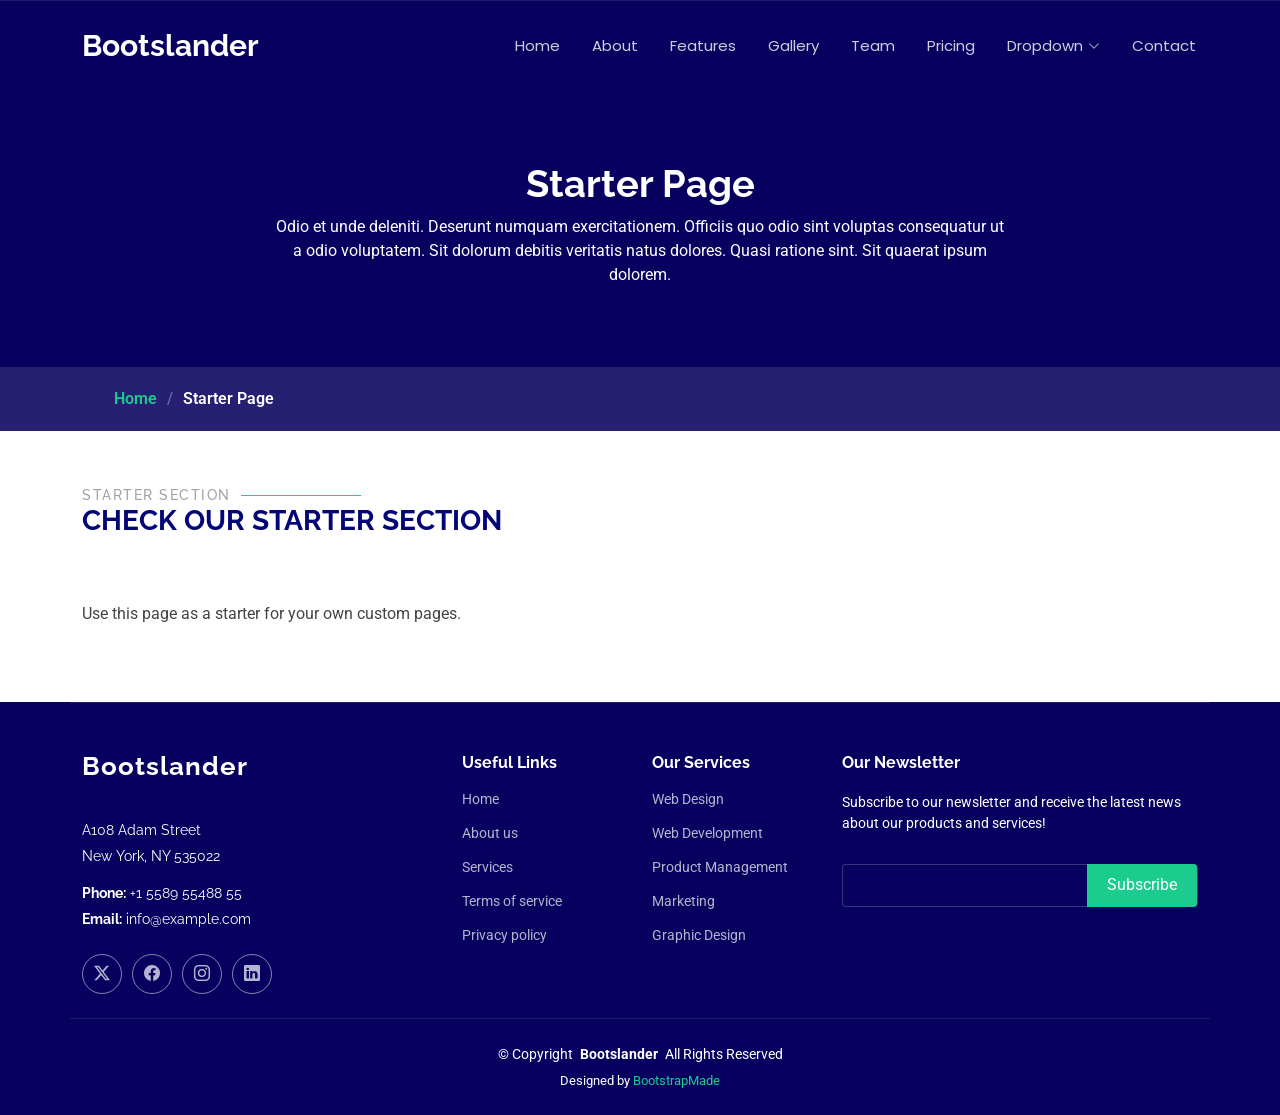
<file: starter-page.html>
<!DOCTYPE html>
<html lang="en">

<head>
  <meta charset="utf-8">
  <meta content="width=device-width, initial-scale=1.0" name="viewport">
  <title>Starter Page - Bootslander Bootstrap Template</title>
  <meta name="description" content="">
  <meta name="keywords" content="">

  <!-- Favicons -->
  <link href="assets/img/favicon.png" rel="icon">
  <link href="assets/img/apple-touch-icon.png" rel="apple-touch-icon">

  <!-- Fonts -->
  <link href="https://fonts.googleapis.com" rel="preconnect">
  <link href="https://fonts.gstatic.com" rel="preconnect" crossorigin>
  <link href="https://fonts.googleapis.com/css2?family=Roboto:ital,wght@0,100;0,300;0,400;0,500;0,700;0,900;1,100;1,300;1,400;1,500;1,700;1,900&family=Poppins:ital,wght@0,100;0,200;0,300;0,400;0,500;0,600;0,700;0,800;0,900;1,100;1,200;1,300;1,400;1,500;1,600;1,700;1,800;1,900&family=Raleway:ital,wght@0,100;0,200;0,300;0,400;0,500;0,600;0,700;0,800;0,900;1,100;1,200;1,300;1,400;1,500;1,600;1,700;1,800;1,900&display=swap" rel="stylesheet">

  <!-- Vendor CSS Files -->
  <link href="assets/vendor/bootstrap/css/bootstrap.min.css" rel="stylesheet">
  <link href="assets/vendor/bootstrap-icons/bootstrap-icons.css" rel="stylesheet">
  <link href="assets/vendor/aos/aos.css" rel="stylesheet">
  <link href="assets/vendor/glightbox/css/glightbox.min.css" rel="stylesheet">
  <link href="assets/vendor/swiper/swiper-bundle.min.css" rel="stylesheet">

  <!-- Main CSS File -->
  <link href="assets/css/main.css" rel="stylesheet">

  <!-- =======================================================
  * Template Name: Bootslander
  * Template URL: https://bootstrapmade.com/bootslander-free-bootstrap-landing-page-template/
  * Updated: Aug 07 2024 with Bootstrap v5.3.3
  * Author: BootstrapMade.com
  * License: https://bootstrapmade.com/license/
  ======================================================== -->
</head>

<body class="starter-page-page">

  <header id="header" class="header d-flex align-items-center fixed-top">
    <div class="container-fluid container-xl position-relative d-flex align-items-center justify-content-between">

      <a href="index.html" class="logo d-flex align-items-center">
        <!-- Uncomment the line below if you also wish to use an image logo -->
        <!-- <img src="assets/img/logo.png" alt=""> -->
        <h1 class="sitename">Bootslander</h1>
      </a>

      <nav id="navmenu" class="navmenu">
        <ul>
          <li><a href="#hero">Home</a></li>
          <li><a href="#about">About</a></li>
          <li><a href="#features">Features</a></li>
          <li><a href="#gallery">Gallery</a></li>
          <li><a href="#team">Team</a></li>
          <li><a href="#pricing">Pricing</a></li>
          <li class="dropdown"><a href="#"><span>Dropdown</span> <i class="bi bi-chevron-down toggle-dropdown"></i></a>
            <ul>
              <li><a href="#">Dropdown 1</a></li>
              <li class="dropdown"><a href="#"><span>Deep Dropdown</span> <i class="bi bi-chevron-down toggle-dropdown"></i></a>
                <ul>
                  <li><a href="#">Deep Dropdown 1</a></li>
                  <li><a href="#">Deep Dropdown 2</a></li>
                  <li><a href="#">Deep Dropdown 3</a></li>
                  <li><a href="#">Deep Dropdown 4</a></li>
                  <li><a href="#">Deep Dropdown 5</a></li>
                </ul>
              </li>
              <li><a href="#">Dropdown 2</a></li>
              <li><a href="#">Dropdown 3</a></li>
              <li><a href="#">Dropdown 4</a></li>
            </ul>
          </li>
          <li><a href="#contact">Contact</a></li>
        </ul>
        <i class="mobile-nav-toggle d-xl-none bi bi-list"></i>
      </nav>

    </div>
  </header>

  <main class="main">

    <!-- Page Title -->
    <div class="page-title dark-background" data-aos="fade">
      <div class="heading">
        <div class="container">
          <div class="row d-flex justify-content-center text-center">
            <div class="col-lg-8">
              <h1>Starter Page</h1>
              <p class="mb-0">Odio et unde deleniti. Deserunt numquam exercitationem. Officiis quo odio sint voluptas consequatur ut a odio voluptatem. Sit dolorum debitis veritatis natus dolores. Quasi ratione sint. Sit quaerat ipsum dolorem.</p>
            </div>
          </div>
        </div>
      </div>
      <nav class="breadcrumbs">
        <div class="container">
          <ol>
            <li><a href="index.html">Home</a></li>
            <li class="current">Starter Page</li>
          </ol>
        </div>
      </nav>
    </div><!-- End Page Title -->

    <!-- Starter Section Section -->
    <section id="starter-section" class="starter-section section">

      <!-- Section Title -->
      <div class="container section-title" data-aos="fade-up">
        <h2>Starter Section</h2>
        <div><span>Check Our</span> <span class="description-title">Starter Section</span></div>
      </div><!-- End Section Title -->

      <div class="container" data-aos="fade-up">
        <p>Use this page as a starter for your own custom pages.</p>
      </div>

    </section><!-- /Starter Section Section -->

  </main>

  <footer id="footer" class="footer dark-background">

    <div class="container footer-top">
      <div class="row gy-4">
        <div class="col-lg-4 col-md-6 footer-about">
          <a href="index.html" class="logo d-flex align-items-center">
            <span class="sitename">Bootslander</span>
          </a>
          <div class="footer-contact pt-3">
            <p>A108 Adam Street</p>
            <p>New York, NY 535022</p>
            <p class="mt-3"><strong>Phone:</strong> <span>+1 5589 55488 55</span></p>
            <p><strong>Email:</strong> <span>info@example.com</span></p>
          </div>
          <div class="social-links d-flex mt-4">
            <a href=""><i class="bi bi-twitter-x"></i></a>
            <a href=""><i class="bi bi-facebook"></i></a>
            <a href=""><i class="bi bi-instagram"></i></a>
            <a href=""><i class="bi bi-linkedin"></i></a>
          </div>
        </div>

        <div class="col-lg-2 col-md-3 footer-links">
          <h4>Useful Links</h4>
          <ul>
            <li><a href="#">Home</a></li>
            <li><a href="#">About us</a></li>
            <li><a href="#">Services</a></li>
            <li><a href="#">Terms of service</a></li>
            <li><a href="#">Privacy policy</a></li>
          </ul>
        </div>

        <div class="col-lg-2 col-md-3 footer-links">
          <h4>Our Services</h4>
          <ul>
            <li><a href="#">Web Design</a></li>
            <li><a href="#">Web Development</a></li>
            <li><a href="#">Product Management</a></li>
            <li><a href="#">Marketing</a></li>
            <li><a href="#">Graphic Design</a></li>
          </ul>
        </div>

        <div class="col-lg-4 col-md-12 footer-newsletter">
          <h4>Our Newsletter</h4>
          <p>Subscribe to our newsletter and receive the latest news about our products and services!</p>
          <form action="forms/newsletter.php" method="post" class="php-email-form">
            <div class="newsletter-form"><input type="email" name="email"><input type="submit" value="Subscribe"></div>
            <div class="loading">Loading</div>
            <div class="error-message"></div>
            <div class="sent-message">Your subscription request has been sent. Thank you!</div>
          </form>
        </div>

      </div>
    </div>

    <div class="container copyright text-center mt-4">
      <p>© <span>Copyright</span> <strong class="px-1 sitename">Bootslander</strong> <span>All Rights Reserved</span></p>
      <div class="credits">
        <!-- All the links in the footer should remain intact. -->
        <!-- You can delete the links only if you've purchased the pro version. -->
        <!-- Licensing information: https://bootstrapmade.com/license/ -->
        <!-- Purchase the pro version with working PHP/AJAX contact form: [buy-url] -->
        Designed by <a href="https://bootstrapmade.com/">BootstrapMade</a>
      </div>
    </div>

  </footer>

  <!-- Scroll Top -->
  <a href="#" id="scroll-top" class="scroll-top d-flex align-items-center justify-content-center"><i class="bi bi-arrow-up-short"></i></a>

  <!-- Preloader -->
  <div id="preloader"></div>

  <!-- Vendor JS Files -->
  <script src="assets/vendor/bootstrap/js/bootstrap.bundle.min.js"></script>
  <script src="assets/vendor/php-email-form/validate.js"></script>
  <script src="assets/vendor/aos/aos.js"></script>
  <script src="assets/vendor/glightbox/js/glightbox.min.js"></script>
  <script src="assets/vendor/purecounter/purecounter_vanilla.js"></script>
  <script src="assets/vendor/swiper/swiper-bundle.min.js"></script>

  <!-- Main JS File -->
  <script src="assets/js/main.js"></script>

</body>

</html>
</file>
<file: assets/css/main.css>
/**
* Template Name: Bootslander
* Template URL: https://bootstrapmade.com/bootslander-free-bootstrap-landing-page-template/
* Updated: Aug 07 2024 with Bootstrap v5.3.3
* Author: BootstrapMade.com
* License: https://bootstrapmade.com/license/
*/

/*--------------------------------------------------------------
# Font & Color Variables
# Help: https://bootstrapmade.com/color-system/
--------------------------------------------------------------*/
/* Fonts */

:root {
  --default-font: "Roboto",  system-ui, -apple-system, "Segoe UI", Roboto, "Helvetica Neue", Arial, "Noto Sans", "Liberation Sans", sans-serif, "Apple Color Emoji", "Segoe UI Emoji", "Segoe UI Symbol", "Noto Color Emoji";
  --heading-font: "Raleway",  sans-serif;
  --nav-font: "Poppins",  sans-serif;
}

/* Global Colors - The following color variables are used throughout the website. Updating them here will change the color scheme of the entire website */
:root { 
  --background-color: #ffffff; /* Background color for the entire website, including individual sections */
  --default-color: #444444; /* Default color used for the majority of the text content across the entire website */
  --heading-color: #040677; /* Color for headings, subheadings and title throughout the website */
  --accent-color: #1acc8d; /* Accent color that represents your brand on the website. It's used for buttons, links, and other elements that need to stand out */
  --surface-color: #ffffff; /* The surface color is used as a background of boxed elements within sections, such as cards, icon boxes, or other elements that require a visual separation from the global background. */
  --contrast-color: #ffffff; /* Contrast color for text, ensuring readability against backgrounds of accent, heading, or default colors. */
}

/* Nav Menu Colors - The following color variables are used specifically for the navigation menu. They are separate from the global colors to allow for more customization options */
:root {
  --nav-color: #ffffff;  /* The default color of the main navmenu links */
  --nav-hover-color: #1acc8d; /* Applied to main navmenu links when they are hovered over or active */
  --nav-mobile-background-color: #ffffff; /* Used as the background color for mobile navigation menu */
  --nav-dropdown-background-color: #ffffff; /* Used as the background color for dropdown items that appear when hovering over primary navigation items */
  --nav-dropdown-color: #444444; /* Used for navigation links of the dropdown items in the navigation menu. */
  --nav-dropdown-hover-color: #1acc8d; /* Similar to --nav-hover-color, this color is applied to dropdown navigation links when they are hovered over. */
}

/* Color Presets - These classes override global colors when applied to any section or element, providing reuse of the sam color scheme. */

.light-background {
  --background-color: #f4f5fe;
  --surface-color: #ffffff;
}

.dark-background {
  --background-color: #08005e;
  --default-color: #ffffff;
  --heading-color: #ffffff;
  --surface-color: #0c0091;
  --contrast-color: #ffffff;
}

/* Smooth scroll */
:root {
  scroll-behavior: smooth;
}

/*--------------------------------------------------------------
# General Styling & Shared Classes
--------------------------------------------------------------*/
body {
  color: var(--default-color);
  background-color: var(--background-color);
  font-family: var(--default-font);
}

a {
  color: var(--accent-color);
  text-decoration: none;
  transition: 0.3s;
}

a:hover {
  color: color-mix(in srgb, var(--accent-color), transparent 25%);
  text-decoration: none;
}

h1,
h2,
h3,
h4,
h5,
h6 {
  color: var(--heading-color);
  font-family: var(--heading-font);
}

/* PHP Email Form Messages
------------------------------*/
.php-email-form .error-message {
  display: none;
  background: #df1529;
  color: #ffffff;
  text-align: left;
  padding: 15px;
  margin-bottom: 24px;
  font-weight: 600;
}

.php-email-form .sent-message {
  display: none;
  color: #ffffff;
  background: #059652;
  text-align: center;
  padding: 15px;
  margin-bottom: 24px;
  font-weight: 600;
}

.php-email-form .loading {
  display: none;
  background: var(--surface-color);
  text-align: center;
  padding: 15px;
  margin-bottom: 24px;
}

.php-email-form .loading:before {
  content: "";
  display: inline-block;
  border-radius: 50%;
  width: 24px;
  height: 24px;
  margin: 0 10px -6px 0;
  border: 3px solid var(--accent-color);
  border-top-color: var(--surface-color);
  animation: php-email-form-loading 1s linear infinite;
}

@keyframes php-email-form-loading {
  0% {
    transform: rotate(0deg);
  }

  100% {
    transform: rotate(360deg);
  }
}

/*--------------------------------------------------------------
# Global Header
--------------------------------------------------------------*/
.header {
  --background-color: rgba(255, 255, 255, 0);
  --default-color: #ffffff;
  --heading-color: #ffffff;
  color: var(--default-color);
  background-color: var(--background-color);
  padding: 20px 0;
  transition: all 0.5s;
  z-index: 997;
}

.header .logo {
  line-height: 1;
}

.header .logo img {
  max-height: 140px;
  margin-right: 8px;
}

.header .logo h1 {
  font-size: 30px;
  margin: 0;
  font-weight: 700;
  color: var(--heading-color);
}

.scrolled .header {
  box-shadow: 0px 0 18px rgba(0, 0, 0, 0.1);
}

/* Global Header on Scroll
------------------------------*/
.scrolled .header {
  background-color: rgba(12, 0, 145, .89);
  /*background-image: url("https://getwallpapers.com/wallpaper/full/5/9/d/1006179-top-water-droplets-wallpaper-2880x1800.jpg");*/
  background-size: 100%;
  background-position: center;
}

/*--------------------------------------------------------------
# Navigation Menu
--------------------------------------------------------------*/
/* Desktop Navigation */
@media (min-width: 1200px) {
  .navmenu {
    padding: 0;
  }

  .navmenu ul {
    margin: 0;
    padding: 0;
    display: flex;
    list-style: none;
    align-items: center;
  }

  .navmenu li {
    position: relative;
  }

  .navmenu>ul>li {
    white-space: nowrap;
    padding: 15px 14px;
  }

  .navmenu>ul>li:last-child {
    padding-right: 0;
  }

  .navmenu a,
  .navmenu a:focus {
    color: color-mix(in srgb, var(--nav-color), transparent 20%);
    font-size: 15px;
    padding: 0 2px;
    font-family: var(--nav-font);
    font-weight: 400;
    display: flex;
    align-items: center;
    justify-content: space-between;
    white-space: nowrap;
    transition: 0.3s;
    position: relative;
  }

  .navmenu a i,
  .navmenu a:focus i {
    font-size: 12px;
    line-height: 0;
    margin-left: 5px;
    transition: 0.3s;
  }

  .navmenu>ul>li>a:before {
    content: "";
    position: absolute;
    height: 2px;
    bottom: -6px;
    left: 0;
    background-color: var(--nav-hover-color);
    visibility: hidden;
    width: 0px;
    transition: all 0.3s ease-in-out 0s;
  }

  .navmenu a:hover:before,
  .navmenu li:hover>a:before,
  .navmenu .active:before {
    visibility: visible;
    width: 25px;
  }

  .navmenu li:hover>a,
  .navmenu .active,
  .navmenu .active:focus {
    color: var(--nav-color);
  }

  .navmenu .dropdown ul {
    margin: 0;
    padding: 10px 0;
    background: var(--nav-dropdown-background-color);
    display: block;
    position: absolute;
    visibility: hidden;
    left: 14px;
    top: 130%;
    opacity: 0;
    transition: 0.3s;
    border-radius: 4px;
    z-index: 99;
    box-shadow: 0px 0px 30px rgba(0, 0, 0, 0.1);
  }

  .navmenu .dropdown ul li {
    min-width: 200px;
  }

  .navmenu .dropdown ul a {
    padding: 10px 20px;
    font-size: 15px;
    text-transform: none;
    color: var(--nav-dropdown-color);
  }

  .navmenu .dropdown ul a i {
    font-size: 12px;
  }

  .navmenu .dropdown ul a:hover,
  .navmenu .dropdown ul .active:hover,
  .navmenu .dropdown ul li:hover>a {
    color: var(--nav-dropdown-hover-color);
  }

  .navmenu .dropdown:hover>ul {
    opacity: 1;
    top: 100%;
    visibility: visible;
  }

  .navmenu .dropdown .dropdown ul {
    top: 0;
    left: -90%;
    visibility: hidden;
  }

  .navmenu .dropdown .dropdown:hover>ul {
    opacity: 1;
    top: 0;
    left: -100%;
    visibility: visible;
  }
}

/* Mobile Navigation */
@media (max-width: 1199px) {
  .mobile-nav-toggle {
    color: var(--nav-color);
    font-size: 28px;
    line-height: 0;
    margin-right: 10px;
    cursor: pointer;
    transition: color 0.3s;
  }

  .navmenu {
    padding: 0;
    z-index: 9997;
  }

  .navmenu ul {
    display: none;
    list-style: none;
    position: absolute;
    inset: 60px 20px 20px 20px;
    padding: 10px 0;
    margin: 0;
    border-radius: 6px;
    background-color: var(--nav-mobile-background-color);
    border: 1px solid color-mix(in srgb, var(--default-color), transparent 90%);
    box-shadow: none;
    overflow-y: auto;
    transition: 0.3s;
    z-index: 9998;
  }

  .navmenu a,
  .navmenu a:focus {
    color: var(--nav-dropdown-color);
    padding: 10px 20px;
    font-family: var(--nav-font);
    font-size: 17px;
    font-weight: 500;
    display: flex;
    align-items: center;
    justify-content: space-between;
    white-space: nowrap;
    transition: 0.3s;
  }

  .navmenu a i,
  .navmenu a:focus i {
    font-size: 12px;
    line-height: 0;
    margin-left: 5px;
    width: 30px;
    height: 30px;
    display: flex;
    align-items: center;
    justify-content: center;
    border-radius: 50%;
    transition: 0.3s;
    background-color: color-mix(in srgb, var(--accent-color), transparent 90%);
  }

  .navmenu a i:hover,
  .navmenu a:focus i:hover {
    background-color: var(--accent-color);
    color: var(--contrast-color);
  }

  .navmenu a:hover,
  .navmenu .active,
  .navmenu .active:focus {
    color: var(--nav-dropdown-hover-color);
  }

  .navmenu .active i,
  .navmenu .active:focus i {
    background-color: var(--accent-color);
    color: var(--contrast-color);
    transform: rotate(180deg);
  }

  .navmenu .dropdown ul {
    position: static;
    display: none;
    z-index: 99;
    padding: 10px 0;
    margin: 10px 20px;
    background-color: var(--nav-dropdown-background-color);
    transition: all 0.5s ease-in-out;
  }

  .navmenu .dropdown ul ul {
    background-color: rgba(33, 37, 41, 0.1);
  }

  .navmenu .dropdown>.dropdown-active {
    display: block;
    background-color: rgba(33, 37, 41, 0.03);
  }

  .mobile-nav-active {
    overflow: hidden;
  }

  .mobile-nav-active .mobile-nav-toggle {
    color: #fff;
    position: absolute;
    font-size: 32px;
    top: 15px;
    right: 15px;
    margin-right: 0;
    z-index: 9999;
  }

  .mobile-nav-active .navmenu {
    position: fixed;
    overflow: hidden;
    inset: 0;
    background: rgba(33, 37, 41, 0.8);
    transition: 0.3s;
  }

  .mobile-nav-active .navmenu>ul {
    display: block;
  }
}

/*--------------------------------------------------------------
# Global Footer
--------------------------------------------------------------*/
.footer {
  color: var(--default-color);
  background-color: var(--background-color);
  font-size: 14px;
  position: relative;
}

.footer .footer-top {
  padding-top: 50px;
  border-top: 1px solid color-mix(in srgb, var(--default-color), transparent 90%);
}

.footer .footer-about .logo {
  line-height: 1;
  margin-bottom: 25px;
}

.footer .footer-about .logo img {
  max-height: 40px;
  margin-right: 6px;
}

.footer .footer-about .logo span {
  font-size: 26px;
  font-weight: 700;
  letter-spacing: 1px;
  font-family: var(--heading-font);
  color: var(--heading-color);
}

.footer .footer-about p {
  font-size: 14px;
  font-family: var(--heading-font);
}

.footer .social-links a {
  display: flex;
  align-items: center;
  justify-content: center;
  width: 40px;
  height: 40px;
  border-radius: 50%;
  border: 1px solid color-mix(in srgb, var(--default-color), transparent 50%);
  font-size: 16px;
  color: color-mix(in srgb, var(--default-color), transparent 30%);
  margin-right: 10px;
  transition: 0.3s;
}

.footer .social-links a:hover {
  color: var(--accent-color);
  border-color: var(--accent-color);
}

.footer h4 {
  font-size: 16px;
  font-weight: bold;
  position: relative;
  padding-bottom: 12px;
}

.footer .footer-links {
  margin-bottom: 30px;
}

.footer .footer-links ul {
  list-style: none;
  padding: 0;
  margin: 0;
}

.footer .footer-links ul i {
  padding-right: 2px;
  font-size: 12px;
  line-height: 0;
}

.footer .footer-links ul li {
  padding: 10px 0;
  display: flex;
  align-items: center;
}

.footer .footer-links ul li:first-child {
  padding-top: 0;
}

.footer .footer-links ul a {
  color: color-mix(in srgb, var(--default-color), transparent 30%);
  display: inline-block;
  line-height: 1;
}

.footer .footer-links ul a:hover {
  color: var(--accent-color);
}

.footer .footer-contact p {
  margin-bottom: 5px;
}

.footer .footer-newsletter .newsletter-form {
  margin-top: 30px;
  margin-bottom: 15px;
  padding: 6px 8px;
  position: relative;
  border-radius: 4px;
  border: 1px solid color-mix(in srgb, var(--default-color), transparent 80%);
  display: flex;
  background-color: var(--background-color);
  transition: 0.3s;
}

.footer .footer-newsletter .newsletter-form:focus-within {
  border-color: var(--accent-color);
}

.footer .footer-newsletter .newsletter-form input[type=email] {
  border: 0;
  padding: 4px;
  width: 100%;
  background-color: var(--background-color);
  color: var(--default-color);
}

.footer .footer-newsletter .newsletter-form input[type=email]:focus-visible {
  outline: none;
}

.footer .footer-newsletter .newsletter-form input[type=submit] {
  border: 0;
  font-size: 16px;
  padding: 0 20px;
  margin: -7px -8px -7px 0;
  background: var(--accent-color);
  color: var(--contrast-color);
  transition: 0.3s;
  border-radius: 0 4px 4px 0;
}

.footer .footer-newsletter .newsletter-form input[type=submit]:hover {
  background: color-mix(in srgb, var(--accent-color), transparent 20%);
}

.footer .copyright {
  padding: 25px 0;
  border-top: 1px solid color-mix(in srgb, var(--default-color), transparent 90%);
}

.footer .copyright p {
  margin-bottom: 0;
}

.footer .credits {
  margin-top: 6px;
  font-size: 13px;
}

/*--------------------------------------------------------------
# Preloader
--------------------------------------------------------------*/
#preloader {
  position: fixed;
  inset: 0;
  z-index: 999999;
  overflow: hidden;
  background: var(--background-color);
  transition: all 0.6s ease-out;
}

#preloader:before {
  content: "";
  position: fixed;
  top: calc(50% - 30px);
  left: calc(50% - 30px);
  border: 6px solid #ffffff;
  border-color: var(--accent-color) transparent var(--accent-color) transparent;
  border-radius: 50%;
  width: 60px;
  height: 60px;
  animation: animate-preloader 1.5s linear infinite;
}

@keyframes animate-preloader {
  0% {
    transform: rotate(0deg);
  }

  100% {
    transform: rotate(360deg);
  }
}

/*--------------------------------------------------------------
# Scroll Top Button
--------------------------------------------------------------*/
.scroll-top {
  position: fixed;
  visibility: hidden;
  opacity: 0;
  right: 15px;
  bottom: 15px;
  z-index: 99999;
  background-color: var(--accent-color);
  width: 40px;
  height: 40px;
  border-radius: 4px;
  transition: all 0.4s;
}

.scroll-top i {
  font-size: 24px;
  color: var(--contrast-color);
  line-height: 0;
}

.scroll-top:hover {
  background-color: color-mix(in srgb, var(--accent-color), transparent 20%);
  color: var(--contrast-color);
}

.scroll-top.active {
  visibility: visible;
  opacity: 1;
}

/*--------------------------------------------------------------
# Disable aos animation delay on mobile devices
--------------------------------------------------------------*/
@media screen and (max-width: 768px) {
  [data-aos-delay] {
    transition-delay: 0 !important;
  }
}

/*--------------------------------------------------------------
# Global Page Titles & Breadcrumbs
--------------------------------------------------------------*/
.page-title {
  color: var(--default-color);
  background-color: var(--background-color);
  position: relative;
}

.page-title .heading {
  padding: 160px 0 80px 0;
  border-top: 1px solid color-mix(in srgb, var(--default-color), transparent 90%);
}

.page-title .heading h1 {
  font-size: 38px;
  font-weight: 700;
}

.page-title nav {
  background-color: color-mix(in srgb, var(--default-color), transparent 88%);
  padding: 20px 0;
}

.page-title nav ol {
  display: flex;
  flex-wrap: wrap;
  list-style: none;
  margin: 0;
  font-size: 16px;
  font-weight: 600;
}

.page-title nav ol li+li {
  padding-left: 10px;
}

.page-title nav ol li+li::before {
  content: "/";
  display: inline-block;
  padding-right: 10px;
  color: color-mix(in srgb, var(--default-color), transparent 70%);
}

/*--------------------------------------------------------------
# Global Sections
--------------------------------------------------------------*/
section,
.section {
  color: var(--default-color);
  background-color: var(--background-color);
  padding: 60px 0;
  scroll-margin-top: 100px;
  overflow: clip;
}

@media (max-width: 1199px) {

  section,
  .section {
    scroll-margin-top: 66px;
  }
}

/*--------------------------------------------------------------
# Global Section Titles
--------------------------------------------------------------*/
.section-title {
  padding-bottom: 60px;
  position: relative;
}

.section-title h2 {
  font-size: 14px;
  font-weight: 500;
  padding: 0;
  line-height: 1px;
  margin: 0;
  letter-spacing: 1.5px;
  text-transform: uppercase;
  color: color-mix(in srgb, var(--default-color), transparent 50%);
  position: relative;
}

.section-title h2::after {
  content: "";
  width: 120px;
  height: 1px;
  display: inline-block;
  background: var(--accent-color);
  margin: 4px 10px;
}

.section-title div {
  color: var(--heading-color);
  margin: 0;
  margin: 0;
  font-size: 28px;
  font-weight: 700;
  text-transform: uppercase;
  font-family: var(--heading-font);
}

/*--------------------------------------------------------------
# Hero Section
--------------------------------------------------------------*/
.hero {
  width: 100%;
  min-height: 70vh;
  position: relative;
  padding: 120px 0 120px 0;
  display: flex;
  align-items: center;
}

.hero .hero-bg {
  position: absolute;
  inset: 0;
  display: block;
  width: 100%;
  height: 100%;
  object-fit: cover;
  z-index: 1;
}

.hero:before {
  content: "";
  background: color-mix(in srgb, var(--background-color), transparent 30%);
  position: absolute;
  inset: 0;
  z-index: 2;
}

.hero .container {
  position: relative;
  z-index: 3;
}

.hero h1 {
  margin: 0 0 20px 0;
  font-size: 48px;
  font-weight: 700;
  line-height: 56px;
  color: color-mix(in srgb, var(--heading-color), transparent 30%);
}

.hero h1 span {
  color: var(--heading-color);
  border-bottom: 4px solid var(--accent-color);
}

.hero p {
  color: color-mix(in srgb, var(--default-color), transparent 30%);
  margin: 5px 0 30px 0;
  font-size: 22px;
  font-weight: 400;
}

.hero .btn-get-started {
  color: var(--contrast-color);
  background: var(--accent-color);
  font-family: var(--heading-font);
  font-weight: 400;
  font-size: 15px;
  letter-spacing: 1px;
  display: inline-block;
  padding: 10px 28px 12px 28px;
  border-radius: 50px;
  transition: 0.5s;
  box-shadow: 0 8px 28px rgba(0, 0, 0, 0.1);
}

.hero .btn-get-started:hover {
  color: var(--contrast-color);
  background: color-mix(in srgb, var(--accent-color), transparent 15%);
  box-shadow: 0 8px 28px rgba(0, 0, 0, 0.1);
}

.hero .btn-watch-video {
  font-size: 16px;
  transition: 0.5s;
  margin-left: 25px;
  color: var(--default-color);
  font-weight: 600;
}

.hero .btn-watch-video i {
  color: var(--accent-color);
  font-size: 32px;
  transition: 0.3s;
  line-height: 0;
  margin-right: 8px;
}

.hero .btn-watch-video:hover {
  color: var(--accent-color);
}

.hero .btn-watch-video:hover i {
  color: color-mix(in srgb, var(--accent-color), transparent 15%);
}

.hero .animated {
  animation: up-down 2s ease-in-out infinite alternate-reverse both;
}

@media (max-width: 640px) {
  .hero h1 {
    font-size: 28px;
    line-height: 36px;
  }

  .hero p {
    font-size: 18px;
    line-height: 24px;
    margin-bottom: 30px;
  }

  .hero .btn-get-started,
  .hero .btn-watch-video {
    font-size: 13px;
  }
}

.hero .hero-waves {
  display: block;
  width: 100%;
  height: 60px;
  position: absolute;
  left: 0;
  bottom: 0;
  right: 0;
  z-index: 3;
}

.hero .wave1 use {
  animation: move-forever1 10s linear infinite;
  animation-delay: -2s;
  fill: var(--default-color);
  opacity: 0.6;
}

.hero .wave2 use {
  animation: move-forever2 8s linear infinite;
  animation-delay: -2s;
  fill: var(--default-color);
  opacity: 0.4;
}

.hero .wave3 use {
  animation: move-forever3 6s linear infinite;
  animation-delay: -2s;
  fill: var(--default-color);
}

@keyframes move-forever1 {
  0% {
    transform: translate(85px, 0%);
  }

  100% {
    transform: translate(-90px, 0%);
  }
}

@keyframes move-forever2 {
  0% {
    transform: translate(-90px, 0%);
  }

  100% {
    transform: translate(85px, 0%);
  }
}

@keyframes move-forever3 {
  0% {
    transform: translate(-90px, 0%);
  }

  100% {
    transform: translate(85px, 0%);
  }
}

@keyframes up-down {
  0% {
    transform: translateY(10px);
  }

  100% {
    transform: translateY(-10px);
  }
}

/*--------------------------------------------------------------
# About Section
--------------------------------------------------------------*/
.about {
  padding-top: 100px;
}

.about .content h3 {
  font-size: 16px;
  font-weight: 500;
  line-height: 19px;
  padding: 10px 20px;
  background: color-mix(in srgb, var(--accent-color), transparent 95%);
  color: var(--accent-color);
  border-radius: 7px;
  display: inline-block;
}

.about .content h2 {
  font-weight: 700;
}

.about .content p:last-child {
  margin-bottom: 0;
}

.about .content .read-more {
  background: var(--accent-color);
  color: var(--contrast-color);
  font-family: var(--heading-font);
  font-weight: 500;
  font-size: 16px;
  letter-spacing: 1px;
  padding: 12px 24px;
  border-radius: 5px;
  transition: 0.3s;
  display: inline-flex;
  align-items: center;
  justify-content: center;
}

.about .content .read-more i {
  font-size: 18px;
  margin-left: 5px;
  line-height: 0;
  transition: 0.3s;
}

.about .content .read-more:hover {
  background: color-mix(in srgb, var(--accent-color), transparent 20%);
  padding-right: 19px;
}

.about .content .read-more:hover i {
  margin-left: 10px;
}

.about .icon-box {
  background-color: var(--surface-color);
  padding: 50px 40px;
  box-shadow: 0px 10px 50px rgba(0, 0, 0, 0.1);
  border-radius: 10px;
  transition: all 0.3s ease-out 0s;
}

.about .icon-box i {
  width: 80px;
  height: 80px;
  border-radius: 50%;
  display: inline-flex;
  align-items: center;
  justify-content: center;
  margin-bottom: 24px;
  font-size: 32px;
  line-height: 0;
  transition: all 0.4s ease-out 0s;
  background-color: color-mix(in srgb, var(--accent-color), transparent 95%);
  color: var(--accent-color);
}

.col-md-5.d-flex.align-items-center.aos-init.aos-animate img {
  width: 90%;
}

.about .icon-box h3 {
  margin-bottom: 10px;
  font-size: 24px;
  font-weight: 700;
}

.about .icon-box p {
  margin-bottom: 0;
}

.about .icon-box:hover i {
  background-color: var(--accent-color);
  color: var(--contrast-color);
}

.icon-box img {
  width: 100%;
}

.about .icon-boxes .col-md-6:nth-child(2) .icon-box,
.about .icon-boxes .col-md-6:nth-child(4) .icon-box {
  margin-top: 15px;
}

@media (max-width: 768px) {

  .about .icon-boxes .col-md-6:nth-child(2) .icon-box,
  .about .icon-boxes .col-md-6:nth-child(4) .icon-box {
    margin-top: 0;
  }
}

/*--------------------------------------------------------------
# Features Section
--------------------------------------------------------------*/
.features .features-item {
  background-color: var(--surface-color);
  display: flex;
  align-items: center;
  padding: 20px;
  transition: 0.3s;
  border: 1px solid color-mix(in srgb, var(--default-color), transparent 90%);
  position: relative;
}

.features .features-item i {
  font-size: 32px;
  padding-right: 10px;
  line-height: 0;
}

.features .features-item h3 {
  font-weight: 700;
  margin: 0;
  padding: 0;
  line-height: 1;
  font-size: 16px;
}

.features .features-item h3 a {
  color: var(--heading-color);
  transition: 0.3s;
}

.features .features-item:hover {
  border-color: var(--accent-color);
}

.features .features-item:hover h3 a {
  color: var(--accent-color);
}

/*--------------------------------------------------------------
# Stats Section
--------------------------------------------------------------*/
.stats i {
  background-color: var(--surface-color);
  color: var(--accent-color);
  box-shadow: 0px 2px 25px rgba(0, 0, 0, 0.1);
  width: 54px;
  height: 54px;
  font-size: 24px;
  border-radius: 50px;
  border: 2px solid var(--background-color);
  display: inline-flex;
  align-items: center;
  justify-content: center;
  position: relative;
  z-index: 1;
}

.stats .stats-item {
  background-color: var(--surface-color);
  margin-top: -27px;
  padding: 30px 30px 25px 30px;
  width: 100%;
  position: relative;
  text-align: center;
  box-shadow: 0px 2px 35px rgba(0, 0, 0, 0.1);
  border-radius: 4px;
  z-index: 0;
}

.stats .stats-item span {
  font-size: 36px;
  display: block;
  font-weight: 700;
  color: color-mix(in srgb, var(--default-color), transparent 20%);
}

.stats .stats-item p {
  padding: 0;
  margin: 0;
  font-family: var(--heading-font);
  font-size: 16px;
}

/*--------------------------------------------------------------
# Details Section
--------------------------------------------------------------*/
.details .features-item {
  color: color-mix(in srgb, var(--default-color), transparent 20%);
}

.details .features-item+.features-item {
  margin-top: 100px;
}

@media (max-width: 640px) {
  .details .features-item+.features-item {
    margin-top: 40px;
  }
}

.details .features-item h3 {
  font-weight: 700;
  font-size: 26px;
}

.details .features-item ul {
  list-style: none;
  padding: 0;
}

.details .features-item ul li {
  padding-bottom: 10px;
  display: flex;
  align-items: center;
}

.details .features-item ul li:last-child {
  padding-bottom: 0;
}

.details .features-item ul i {
  font-size: 20px;
  padding-right: 4px;
  color: var(--accent-color);
}

.details .features-item p:last-child {
  margin-bottom: 0;
}

/*--------------------------------------------------------------
# Gallery Section
--------------------------------------------------------------*/
.gallery .gallery-item {
  overflow: hidden;
  border-right: 3px solid var(--background-color);
  border-bottom: 3px solid var(--background-color);
}

.gallery .gallery-item img {
  transition: all ease-in-out 0.4s;
}

.gallery .gallery-item:hover img {
  transform: scale(1.1);
}

/*--------------------------------------------------------------
# Testimonials Section
--------------------------------------------------------------*/
.testimonials {
  padding: 80px 0;
  position: relative;
}

.testimonials:before {
  content: "";
  background: color-mix(in srgb, var(--background-color), transparent 30%);
  position: absolute;
  inset: 0;
  z-index: 2;
}

.testimonials .testimonials-bg {
  position: absolute;
  inset: 0;
  display: block;
  width: 100%;
  height: 100%;
  object-fit: cover;
  z-index: 1;
}

.testimonials .container {
  position: relative;
  z-index: 3;
}

.testimonials .testimonials-carousel,
.testimonials .testimonials-slider {
  overflow: hidden;
}

.testimonials .testimonial-item {
  text-align: center;
}

.testimonials .testimonial-item .testimonial-img {
  width: 100px;
  border-radius: 50%;
  border: 6px solid color-mix(in srgb, var(--default-color), transparent 85%);
  margin: 0 auto;
}

.testimonials .testimonial-item h3 {
  font-size: 20px;
  font-weight: bold;
  margin: 10px 0 5px 0;
}

.testimonials .testimonial-item h4 {
  font-size: 14px;
  margin: 0 0 15px 0;
  color: color-mix(in srgb, var(--default-color), transparent 40%);
}

.testimonials .testimonial-item .stars {
  margin-bottom: 15px;
}

.testimonials .testimonial-item .stars i {
  color: #ffc107;
  margin: 0 1px;
}

.testimonials .testimonial-item .quote-icon-left,
.testimonials .testimonial-item .quote-icon-right {
  color: color-mix(in srgb, var(--default-color), transparent 40%);
  font-size: 26px;
  line-height: 0;
}

.testimonials .testimonial-item .quote-icon-left {
  display: inline-block;
  left: -5px;
  position: relative;
}

.testimonials .testimonial-item .quote-icon-right {
  display: inline-block;
  right: -5px;
  position: relative;
  top: 10px;
  transform: scale(-1, -1);
}

.testimonials .testimonial-item p {
  font-style: italic;
  margin: 0 auto 15px auto;
}

.testimonials .swiper-wrapper {
  height: auto;
}

.testimonials .swiper-pagination {
  margin-top: 20px;
  position: relative;
}

.testimonials .swiper-pagination .swiper-pagination-bullet {
  width: 12px;
  height: 12px;
  background-color: color-mix(in srgb, var(--default-color), transparent 50%);
  opacity: 0.5;
}

.testimonials .swiper-pagination .swiper-pagination-bullet-active {
  background-color: var(--default-color);
  opacity: 1;
}

@media (min-width: 992px) {
  .testimonials .testimonial-item p {
    width: 80%;
  }
}

/*--------------------------------------------------------------
# Team Section
--------------------------------------------------------------*/
.team .member {
  position: relative;
}

.team .member .pic {
  overflow: hidden;
  margin-bottom: 50px;
}

.team .member .member-info {
  background-color: var(--surface-color);
  color: color-mix(in srgb, var(--default-color), transparent 20%);
  box-shadow: 0px 2px 15px rgba(0, 0, 0, 0.1);
  position: absolute;
  bottom: -50px;
  left: 20px;
  right: 20px;
  padding: 20px 15px;
  overflow: hidden;
  transition: 0.5s;
}

.team .member h4 {
  font-weight: 700;
  margin-bottom: 10px;
  font-size: 16px;
  position: relative;
  padding-bottom: 10px;
}

.team .member h4::after {
  content: "";
  position: absolute;
  display: block;
  width: 50px;
  height: 1px;
  background: color-mix(in srgb, var(--default-color), transparent 60%);
  bottom: 0;
  left: 0;
}

.team .member span {
  font-style: italic;
  display: block;
  font-size: 13px;
}

.team .member .social {
  position: absolute;
  right: 15px;
  bottom: 15px;
}

.team .member .social a {
  transition: color 0.3s;
  color: color-mix(in srgb, var(--default-color), transparent 70%);
}

.team .member .social a:hover {
  color: var(--accent-color);
}

.team .member .social i {
  font-size: 16px;
  margin: 0 2px;
}

/*--------------------------------------------------------------
# Pricing Section
--------------------------------------------------------------*/
.pricing .pricing-item {
  background-color: color-mix(in srgb, var(--accent-color), transparent 96%);
  padding: 40px 40px;
  height: 100%;
  border-radius: 15px;
}

.pricing h3 {
  font-weight: 600;
  margin-bottom: 15px;
  font-size: 20px;
}

.pricing h4 {
  color: var(--accent-color);
  font-size: 48px;
  font-weight: 700;
  font-family: var(--heading-font);
  margin-bottom: 0;
}

.pricing h4 sup {
  font-size: 28px;
}

.pricing h4 span {
  color: color-mix(in srgb, var(--default-color), transparent 50%);
  font-size: 18px;
  font-weight: 500;
}

.pricing .description {
  font-size: 14px;
}

.pricing .cta-btn {
  border: 1px solid var(--default-color);
  color: var(--default-color);
  display: block;
  text-align: center;
  padding: 10px 35px;
  border-radius: 5px;
  font-size: 16px;
  font-weight: 500;
  font-family: var(--heading-font);
  transition: 0.3s;
  margin-top: 20px;
  margin-bottom: 6px;
}

.shimmer {
  color: grey;
  display: inline-block;
  mask: linear-gradient(-60deg, #000 30%, #0005, #000 70%) right/350% 100%;
  animation: shimmer 2.5s infinite;
  font-size: 50px;
  max-width: 200px;
}

@keyframes shimmer {
  100% {
    mask-position: left
  }
}


.pricing .cta-btn:hover {
  background: var(--accent-color);
  color: var(--contrast-color);
  border-color: var(--accent-color);
}

.pricing ul {
  padding: 0;
  list-style: none;
  color: color-mix(in srgb, var(--default-color), transparent 30%);
  text-align: left;
  line-height: 20px;
}

.pricing ul li {
  padding: 10px 0;
  display: flex;
  align-items: center;
}

.pricing ul li:last-child {
  padding-bottom: 0;
}

.pricing ul i {
  color: #059652;
  font-size: 24px;
  padding-right: 3px;
}

.pricing ul .na {
  color: color-mix(in srgb, var(--default-color), transparent 60%);
}

.pricing ul .na i {
  color: color-mix(in srgb, var(--default-color), transparent 60%);
}

.pricing ul .na span {
  text-decoration: line-through;
}

.pricing .featured {
  position: relative;
}

.pricing .featured .popular {
  position: absolute;
  top: 15px;
  right: 15px;
  background-color: var(--accent-color);
  color: var(--contrast-color);
  padding: 4px 15px 6px 15px;
  margin: 0;
  border-radius: 5px;
  font-size: 14px;
  font-weight: 500;
}

.pricing .featured .cta-btn {
  background: var(--accent-color);
  color: var(--contrast-color);
  border-color: var(--accent-color);
}

@media (max-width: 992px) {
  .pricing .box {
    max-width: 60%;
    margin: 0 auto 30px auto;
  }
}

@media (max-width: 767px) {
  .pricing .box {
    max-width: 80%;
    margin: 0 auto 30px auto;
  }
}

@media (max-width: 420px) {
  .pricing .box {
    max-width: 100%;
    margin: 0 auto 30px auto;
  }
}

/*--------------------------------------------------------------
# Faq Section
--------------------------------------------------------------*/
.faq .content h3 {
  font-weight: 400;
  font-size: 34px;
}

.faq .content p {
  color: color-mix(in srgb, var(--default-color), transparent 30%);
}

.faq .faq-container {
  margin-top: 15px;
}

.faq .faq-container .faq-item {
  background-color: var(--surface-color);
  position: relative;
  padding: 20px;
  margin-bottom: 20px;
  box-shadow: 0px 5px 25px 0px rgba(0, 0, 0, 0.1);
  overflow: hidden;
}

.faq .faq-container .faq-item:last-child {
  margin-bottom: 0;
}

.faq .faq-container .faq-item h3 {
  font-weight: 600;
  font-size: 17px;
  line-height: 24px;
  margin: 0 30px 0 32px;
  transition: 0.3s;
  cursor: pointer;
}

.faq .faq-container .faq-item h3 span {
  color: var(--accent-color);
  padding-right: 5px;
}

.faq .faq-container .faq-item h3:hover {
  color: var(--accent-color);
}

.faq .faq-container .faq-item .faq-content {
  display: grid;
  grid-template-rows: 0fr;
  transition: 0.3s ease-in-out;
  visibility: hidden;
  opacity: 0;
}

.faq .faq-container .faq-item .faq-content p {
  margin-bottom: 0;
  overflow: hidden;
}

.faq .faq-container .faq-item .faq-icon {
  position: absolute;
  top: 22px;
  left: 20px;
  font-size: 22px;
  line-height: 0;
  transition: 0.3s;
  color: var(--accent-color);
}

.faq .faq-container .faq-item .faq-toggle {
  position: absolute;
  top: 20px;
  right: 20px;
  font-size: 16px;
  line-height: 0;
  transition: 0.3s;
  cursor: pointer;
}

.faq .faq-container .faq-item .faq-toggle:hover {
  color: var(--accent-color);
}

.faq .faq-container .faq-active h3 {
  color: var(--accent-color);
}

.faq .faq-container .faq-active .faq-content {
  grid-template-rows: 1fr;
  visibility: visible;
  opacity: 1;
  padding-top: 10px;
}

.faq .faq-container .faq-active .faq-toggle {
  transform: rotate(90deg);
  color: var(--accent-color);
}

/*--------------------------------------------------------------
# Contact Section
--------------------------------------------------------------*/
.contact .info-item+.info-item {
  margin-top: 40px;
}

.contact .info-item i {
  color: var(--accent-color);
  background: color-mix(in srgb, var(--accent-color), transparent 92%);
  font-size: 20px;
  width: 44px;
  height: 44px;
  display: flex;
  justify-content: center;
  align-items: center;
  border-radius: 50px;
  transition: all 0.3s ease-in-out;
  margin-right: 15px;
}

.contact .info-item h3 {
  padding: 0;
  font-size: 18px;
  font-weight: 700;
  margin-bottom: 5px;
}

.contact .info-item p {
  padding: 0;
  margin-bottom: 0;
  font-size: 14px;
}

.contact .info-item:hover i {
  background: var(--accent-color);
  color: var(--contrast-color);
}

.contact .php-email-form {
  height: 100%;
}

.contact .php-email-form input[type=text],
.contact .php-email-form input[type=email],
.contact .php-email-form textarea {
  font-size: 14px;
  padding: 10px 15px;
  box-shadow: none;
  border-radius: 0;
  color: var(--default-color);
  background-color: color-mix(in srgb, var(--background-color), transparent 50%);
  border-color: color-mix(in srgb, var(--default-color), transparent 80%);
}

.contact .php-email-form input[type=text]:focus,
.contact .php-email-form input[type=email]:focus,
.contact .php-email-form textarea:focus {
  border-color: var(--accent-color);
}

.contact .php-email-form input[type=text]::placeholder,
.contact .php-email-form input[type=email]::placeholder,
.contact .php-email-form textarea::placeholder {
  color: color-mix(in srgb, var(--default-color), transparent 70%);
}

.contact .php-email-form button[type=submit] {
  color: var(--contrast-color);
  background: var(--accent-color);
  border: 0;
  padding: 10px 30px;
  transition: 0.4s;
  border-radius: 50px;
}

.contact .php-email-form button[type=submit]:hover {
  background: color-mix(in srgb, var(--accent-color), transparent 25%);
}

/*--------------------------------------------------------------
# Starter Section Section
--------------------------------------------------------------*/
.starter-section {
  /* Add your styles here */
}
</file>
<file: Bootslander/assets/css/main.css>
/**
* Template Name: Bootslander
* Template URL: https://bootstrapmade.com/bootslander-free-bootstrap-landing-page-template/
* Updated: Aug 07 2024 with Bootstrap v5.3.3
* Author: BootstrapMade.com
* License: https://bootstrapmade.com/license/
*/

/*--------------------------------------------------------------
# Font & Color Variables
# Help: https://bootstrapmade.com/color-system/
--------------------------------------------------------------*/
/* Fonts */
:root {
  --default-font: "Roboto",  system-ui, -apple-system, "Segoe UI", Roboto, "Helvetica Neue", Arial, "Noto Sans", "Liberation Sans", sans-serif, "Apple Color Emoji", "Segoe UI Emoji", "Segoe UI Symbol", "Noto Color Emoji";
  --heading-font: "Raleway",  sans-serif;
  --nav-font: "Poppins",  sans-serif;
}

/* Global Colors - The following color variables are used throughout the website. Updating them here will change the color scheme of the entire website */
:root { 
  --background-color: #ffffff; /* Background color for the entire website, including individual sections */
  --default-color: #444444; /* Default color used for the majority of the text content across the entire website */
  --heading-color: #040677; /* Color for headings, subheadings and title throughout the website */
  --accent-color: #1acc8d; /* Accent color that represents your brand on the website. It's used for buttons, links, and other elements that need to stand out */
  --surface-color: #ffffff; /* The surface color is used as a background of boxed elements within sections, such as cards, icon boxes, or other elements that require a visual separation from the global background. */
  --contrast-color: #ffffff; /* Contrast color for text, ensuring readability against backgrounds of accent, heading, or default colors. */
}

/* Nav Menu Colors - The following color variables are used specifically for the navigation menu. They are separate from the global colors to allow for more customization options */
:root {
  --nav-color: #ffffff;  /* The default color of the main navmenu links */
  --nav-hover-color: #1acc8d; /* Applied to main navmenu links when they are hovered over or active */
  --nav-mobile-background-color: #ffffff; /* Used as the background color for mobile navigation menu */
  --nav-dropdown-background-color: #ffffff; /* Used as the background color for dropdown items that appear when hovering over primary navigation items */
  --nav-dropdown-color: #444444; /* Used for navigation links of the dropdown items in the navigation menu. */
  --nav-dropdown-hover-color: #1acc8d; /* Similar to --nav-hover-color, this color is applied to dropdown navigation links when they are hovered over. */
}

/* Color Presets - These classes override global colors when applied to any section or element, providing reuse of the sam color scheme. */

.light-background {
  --background-color: #f4f5fe;
  --surface-color: #ffffff;
}

.dark-background {
  --background-color: #08005e;
  --default-color: #ffffff;
  --heading-color: #ffffff;
  --surface-color: #0c0091;
  --contrast-color: #ffffff;
}

/* Smooth scroll */
:root {
  scroll-behavior: smooth;
}

/*--------------------------------------------------------------
# General Styling & Shared Classes
--------------------------------------------------------------*/
body {
  color: var(--default-color);
  background-color: var(--background-color);
  font-family: var(--default-font);
}

a {
  color: var(--accent-color);
  text-decoration: none;
  transition: 0.3s;
}

a:hover {
  color: color-mix(in srgb, var(--accent-color), transparent 25%);
  text-decoration: none;
}

h1,
h2,
h3,
h4,
h5,
h6 {
  color: var(--heading-color);
  font-family: var(--heading-font);
}

/* PHP Email Form Messages
------------------------------*/
.php-email-form .error-message {
  display: none;
  background: #df1529;
  color: #ffffff;
  text-align: left;
  padding: 15px;
  margin-bottom: 24px;
  font-weight: 600;
}

.php-email-form .sent-message {
  display: none;
  color: #ffffff;
  background: #059652;
  text-align: center;
  padding: 15px;
  margin-bottom: 24px;
  font-weight: 600;
}

.php-email-form .loading {
  display: none;
  background: var(--surface-color);
  text-align: center;
  padding: 15px;
  margin-bottom: 24px;
}

.php-email-form .loading:before {
  content: "";
  display: inline-block;
  border-radius: 50%;
  width: 24px;
  height: 24px;
  margin: 0 10px -6px 0;
  border: 3px solid var(--accent-color);
  border-top-color: var(--surface-color);
  animation: php-email-form-loading 1s linear infinite;
}

@keyframes php-email-form-loading {
  0% {
    transform: rotate(0deg);
  }

  100% {
    transform: rotate(360deg);
  }
}

/*--------------------------------------------------------------
# Global Header
--------------------------------------------------------------*/
.header {
  --background-color: rgba(255, 255, 255, 0);
  --default-color: #ffffff;
  --heading-color: #ffffff;
  color: var(--default-color);
  background-color: var(--background-color);
  padding: 20px 0;
  transition: all 0.5s;
  z-index: 997;
}

.header .logo {
  line-height: 1;
}

.header .logo img {
  max-height: 140px;
  margin-right: 8px;
}

.header .logo h1 {
  font-size: 30px;
  margin: 0;
  font-weight: 700;
  color: var(--heading-color);
}

.scrolled .header {
  box-shadow: 0px 0 18px rgba(0, 0, 0, 0.1);
}

/* Global Header on Scroll
------------------------------*/
.scrolled .header {
  --background-color: #13125c;
    background-image: url("https://getwallpapers.com/wallpaper/full/5/9/d/1006179-top-water-droplets-wallpaper-2880x1800.jpg");
  background-size: 100%;
  background-position: center;
}

/*--------------------------------------------------------------
# Navigation Menu
--------------------------------------------------------------*/
/* Desktop Navigation */
@media (min-width: 1200px) {
  .navmenu {
    padding: 0;
  }

  .navmenu ul {
    margin: 0;
    padding: 0;
    display: flex;
    list-style: none;
    align-items: center;
  }

  .navmenu li {
    position: relative;
  }

  .navmenu>ul>li {
    white-space: nowrap;
    padding: 15px 14px;
  }

  .navmenu>ul>li:last-child {
    padding-right: 0;
  }

  .navmenu a,
  .navmenu a:focus {
    color: color-mix(in srgb, var(--nav-color), transparent 20%);
    font-size: 15px;
    padding: 0 2px;
    font-family: var(--nav-font);
    font-weight: 400;
    display: flex;
    align-items: center;
    justify-content: space-between;
    white-space: nowrap;
    transition: 0.3s;
    position: relative;
  }

  .navmenu a i,
  .navmenu a:focus i {
    font-size: 12px;
    line-height: 0;
    margin-left: 5px;
    transition: 0.3s;
  }

  .navmenu>ul>li>a:before {
    content: "";
    position: absolute;
    height: 2px;
    bottom: -6px;
    left: 0;
    background-color: var(--nav-hover-color);
    visibility: hidden;
    width: 0px;
    transition: all 0.3s ease-in-out 0s;
  }

  .navmenu a:hover:before,
  .navmenu li:hover>a:before,
  .navmenu .active:before {
    visibility: visible;
    width: 25px;
  }

  .navmenu li:hover>a,
  .navmenu .active,
  .navmenu .active:focus {
    color: var(--nav-color);
  }

  .navmenu .dropdown ul {
    margin: 0;
    padding: 10px 0;
    background: var(--nav-dropdown-background-color);
    display: block;
    position: absolute;
    visibility: hidden;
    left: 14px;
    top: 130%;
    opacity: 0;
    transition: 0.3s;
    border-radius: 4px;
    z-index: 99;
    box-shadow: 0px 0px 30px rgba(0, 0, 0, 0.1);
  }

  .navmenu .dropdown ul li {
    min-width: 200px;
  }

  .navmenu .dropdown ul a {
    padding: 10px 20px;
    font-size: 15px;
    text-transform: none;
    color: var(--nav-dropdown-color);
  }

  .navmenu .dropdown ul a i {
    font-size: 12px;
  }

  .navmenu .dropdown ul a:hover,
  .navmenu .dropdown ul .active:hover,
  .navmenu .dropdown ul li:hover>a {
    color: var(--nav-dropdown-hover-color);
  }

  .navmenu .dropdown:hover>ul {
    opacity: 1;
    top: 100%;
    visibility: visible;
  }

  .navmenu .dropdown .dropdown ul {
    top: 0;
    left: -90%;
    visibility: hidden;
  }

  .navmenu .dropdown .dropdown:hover>ul {
    opacity: 1;
    top: 0;
    left: -100%;
    visibility: visible;
  }
}

/* Mobile Navigation */
@media (max-width: 1199px) {
  .mobile-nav-toggle {
    color: var(--nav-color);
    font-size: 28px;
    line-height: 0;
    margin-right: 10px;
    cursor: pointer;
    transition: color 0.3s;
  }

  .navmenu {
    padding: 0;
    z-index: 9997;
  }

  .navmenu ul {
    display: none;
    list-style: none;
    position: absolute;
    inset: 60px 20px 20px 20px;
    padding: 10px 0;
    margin: 0;
    border-radius: 6px;
    background-color: var(--nav-mobile-background-color);
    border: 1px solid color-mix(in srgb, var(--default-color), transparent 90%);
    box-shadow: none;
    overflow-y: auto;
    transition: 0.3s;
    z-index: 9998;
  }

  .navmenu a,
  .navmenu a:focus {
    color: var(--nav-dropdown-color);
    padding: 10px 20px;
    font-family: var(--nav-font);
    font-size: 17px;
    font-weight: 500;
    display: flex;
    align-items: center;
    justify-content: space-between;
    white-space: nowrap;
    transition: 0.3s;
  }

  .navmenu a i,
  .navmenu a:focus i {
    font-size: 12px;
    line-height: 0;
    margin-left: 5px;
    width: 30px;
    height: 30px;
    display: flex;
    align-items: center;
    justify-content: center;
    border-radius: 50%;
    transition: 0.3s;
    background-color: color-mix(in srgb, var(--accent-color), transparent 90%);
  }

  .navmenu a i:hover,
  .navmenu a:focus i:hover {
    background-color: var(--accent-color);
    color: var(--contrast-color);
  }

  .navmenu a:hover,
  .navmenu .active,
  .navmenu .active:focus {
    color: var(--nav-dropdown-hover-color);
  }

  .navmenu .active i,
  .navmenu .active:focus i {
    background-color: var(--accent-color);
    color: var(--contrast-color);
    transform: rotate(180deg);
  }

  .navmenu .dropdown ul {
    position: static;
    display: none;
    z-index: 99;
    padding: 10px 0;
    margin: 10px 20px;
    background-color: var(--nav-dropdown-background-color);
    transition: all 0.5s ease-in-out;
  }

  .navmenu .dropdown ul ul {
    background-color: rgba(33, 37, 41, 0.1);
  }

  .navmenu .dropdown>.dropdown-active {
    display: block;
    background-color: rgba(33, 37, 41, 0.03);
  }

  .mobile-nav-active {
    overflow: hidden;
  }

  .mobile-nav-active .mobile-nav-toggle {
    color: #fff;
    position: absolute;
    font-size: 32px;
    top: 15px;
    right: 15px;
    margin-right: 0;
    z-index: 9999;
  }

  .mobile-nav-active .navmenu {
    position: fixed;
    overflow: hidden;
    inset: 0;
    background: rgba(33, 37, 41, 0.8);
    transition: 0.3s;
  }

  .mobile-nav-active .navmenu>ul {
    display: block;
  }
}

/*--------------------------------------------------------------
# Global Footer
--------------------------------------------------------------*/
.footer {
  color: var(--default-color);
  background-color: var(--background-color);
  font-size: 14px;
  position: relative;
}

.footer .footer-top {
  padding-top: 50px;
  border-top: 1px solid color-mix(in srgb, var(--default-color), transparent 90%);
}

.footer .footer-about .logo {
  line-height: 1;
  margin-bottom: 25px;
}

.footer .footer-about .logo img {
  max-height: 40px;
  margin-right: 6px;
}

.footer .footer-about .logo span {
  font-size: 26px;
  font-weight: 700;
  letter-spacing: 1px;
  font-family: var(--heading-font);
  color: var(--heading-color);
}

.footer .footer-about p {
  font-size: 14px;
  font-family: var(--heading-font);
}

.footer .social-links a {
  display: flex;
  align-items: center;
  justify-content: center;
  width: 40px;
  height: 40px;
  border-radius: 50%;
  border: 1px solid color-mix(in srgb, var(--default-color), transparent 50%);
  font-size: 16px;
  color: color-mix(in srgb, var(--default-color), transparent 30%);
  margin-right: 10px;
  transition: 0.3s;
}

.footer .social-links a:hover {
  color: var(--accent-color);
  border-color: var(--accent-color);
}

.footer h4 {
  font-size: 16px;
  font-weight: bold;
  position: relative;
  padding-bottom: 12px;
}

.footer .footer-links {
  margin-bottom: 30px;
}

.footer .footer-links ul {
  list-style: none;
  padding: 0;
  margin: 0;
}

.footer .footer-links ul i {
  padding-right: 2px;
  font-size: 12px;
  line-height: 0;
}

.footer .footer-links ul li {
  padding: 10px 0;
  display: flex;
  align-items: center;
}

.footer .footer-links ul li:first-child {
  padding-top: 0;
}

.footer .footer-links ul a {
  color: color-mix(in srgb, var(--default-color), transparent 30%);
  display: inline-block;
  line-height: 1;
}

.footer .footer-links ul a:hover {
  color: var(--accent-color);
}

.footer .footer-contact p {
  margin-bottom: 5px;
}

.footer .footer-newsletter .newsletter-form {
  margin-top: 30px;
  margin-bottom: 15px;
  padding: 6px 8px;
  position: relative;
  border-radius: 4px;
  border: 1px solid color-mix(in srgb, var(--default-color), transparent 80%);
  display: flex;
  background-color: var(--background-color);
  transition: 0.3s;
}

.footer .footer-newsletter .newsletter-form:focus-within {
  border-color: var(--accent-color);
}

.footer .footer-newsletter .newsletter-form input[type=email] {
  border: 0;
  padding: 4px;
  width: 100%;
  background-color: var(--background-color);
  color: var(--default-color);
}

.footer .footer-newsletter .newsletter-form input[type=email]:focus-visible {
  outline: none;
}

.footer .footer-newsletter .newsletter-form input[type=submit] {
  border: 0;
  font-size: 16px;
  padding: 0 20px;
  margin: -7px -8px -7px 0;
  background: var(--accent-color);
  color: var(--contrast-color);
  transition: 0.3s;
  border-radius: 0 4px 4px 0;
}

.footer .footer-newsletter .newsletter-form input[type=submit]:hover {
  background: color-mix(in srgb, var(--accent-color), transparent 20%);
}

.footer .copyright {
  padding: 25px 0;
  border-top: 1px solid color-mix(in srgb, var(--default-color), transparent 90%);
}

.footer .copyright p {
  margin-bottom: 0;
}

.footer .credits {
  margin-top: 6px;
  font-size: 13px;
}

/*--------------------------------------------------------------
# Preloader
--------------------------------------------------------------*/
#preloader {
  position: fixed;
  inset: 0;
  z-index: 999999;
  overflow: hidden;
  background: var(--background-color);
  transition: all 0.6s ease-out;
}

#preloader:before {
  content: "";
  position: fixed;
  top: calc(50% - 30px);
  left: calc(50% - 30px);
  border: 6px solid #ffffff;
  border-color: var(--accent-color) transparent var(--accent-color) transparent;
  border-radius: 50%;
  width: 60px;
  height: 60px;
  animation: animate-preloader 1.5s linear infinite;
}

@keyframes animate-preloader {
  0% {
    transform: rotate(0deg);
  }

  100% {
    transform: rotate(360deg);
  }
}

/*--------------------------------------------------------------
# Scroll Top Button
--------------------------------------------------------------*/
.scroll-top {
  position: fixed;
  visibility: hidden;
  opacity: 0;
  right: 15px;
  bottom: 15px;
  z-index: 99999;
  background-color: var(--accent-color);
  width: 40px;
  height: 40px;
  border-radius: 4px;
  transition: all 0.4s;
}

.scroll-top i {
  font-size: 24px;
  color: var(--contrast-color);
  line-height: 0;
}

.scroll-top:hover {
  background-color: color-mix(in srgb, var(--accent-color), transparent 20%);
  color: var(--contrast-color);
}

.scroll-top.active {
  visibility: visible;
  opacity: 1;
}

/*--------------------------------------------------------------
# Disable aos animation delay on mobile devices
--------------------------------------------------------------*/
@media screen and (max-width: 768px) {
  [data-aos-delay] {
    transition-delay: 0 !important;
  }
}

/*--------------------------------------------------------------
# Global Page Titles & Breadcrumbs
--------------------------------------------------------------*/
.page-title {
  color: var(--default-color);
  background-color: var(--background-color);
  position: relative;
}

.page-title .heading {
  padding: 160px 0 80px 0;
  border-top: 1px solid color-mix(in srgb, var(--default-color), transparent 90%);
}

.page-title .heading h1 {
  font-size: 38px;
  font-weight: 700;
}

.page-title nav {
  background-color: color-mix(in srgb, var(--default-color), transparent 88%);
  padding: 20px 0;
}

.page-title nav ol {
  display: flex;
  flex-wrap: wrap;
  list-style: none;
  margin: 0;
  font-size: 16px;
  font-weight: 600;
}

.page-title nav ol li+li {
  padding-left: 10px;
}

.page-title nav ol li+li::before {
  content: "/";
  display: inline-block;
  padding-right: 10px;
  color: color-mix(in srgb, var(--default-color), transparent 70%);
}

/*--------------------------------------------------------------
# Global Sections
--------------------------------------------------------------*/
section,
.section {
  color: var(--default-color);
  background-color: var(--background-color);
  padding: 60px 0;
  scroll-margin-top: 100px;
  overflow: clip;
}

@media (max-width: 1199px) {

  section,
  .section {
    scroll-margin-top: 66px;
  }
}

/*--------------------------------------------------------------
# Global Section Titles
--------------------------------------------------------------*/
.section-title {
  padding-bottom: 60px;
  position: relative;
}

.section-title h2 {
  font-size: 14px;
  font-weight: 500;
  padding: 0;
  line-height: 1px;
  margin: 0;
  letter-spacing: 1.5px;
  text-transform: uppercase;
  color: color-mix(in srgb, var(--default-color), transparent 50%);
  position: relative;
}

.section-title h2::after {
  content: "";
  width: 120px;
  height: 1px;
  display: inline-block;
  background: var(--accent-color);
  margin: 4px 10px;
}

.section-title div {
  color: var(--heading-color);
  margin: 0;
  margin: 0;
  font-size: 28px;
  font-weight: 700;
  text-transform: uppercase;
  font-family: var(--heading-font);
}

/*--------------------------------------------------------------
# Hero Section
--------------------------------------------------------------*/
.hero {
  width: 100%;
  min-height: 70vh;
  position: relative;
  padding: 120px 0 120px 0;
  display: flex;
  align-items: center;
}

.hero .hero-bg {
  position: absolute;
  inset: 0;
  display: block;
  width: 100%;
  height: 100%;
  object-fit: cover;
  z-index: 1;
}

.hero:before {
  content: "";
  background: color-mix(in srgb, var(--background-color), transparent 10%);
  position: absolute;
  inset: 0;
  z-index: 2;
}

.hero .container {
  position: relative;
  z-index: 3;
}

.hero h1 {
  margin: 0 0 20px 0;
  font-size: 48px;
  font-weight: 700;
  line-height: 56px;
  color: color-mix(in srgb, var(--heading-color), transparent 30%);
}

.hero h1 span {
  color: var(--heading-color);
  border-bottom: 4px solid var(--accent-color);
}

.hero p {
  color: color-mix(in srgb, var(--default-color), transparent 30%);
  margin: 5px 0 30px 0;
  font-size: 22px;
  font-weight: 400;
}

.hero .btn-get-started {
  color: var(--contrast-color);
  background: var(--accent-color);
  font-family: var(--heading-font);
  font-weight: 400;
  font-size: 15px;
  letter-spacing: 1px;
  display: inline-block;
  padding: 10px 28px 12px 28px;
  border-radius: 50px;
  transition: 0.5s;
  box-shadow: 0 8px 28px rgba(0, 0, 0, 0.1);
}

.hero .btn-get-started:hover {
  color: var(--contrast-color);
  background: color-mix(in srgb, var(--accent-color), transparent 15%);
  box-shadow: 0 8px 28px rgba(0, 0, 0, 0.1);
}

.hero .btn-watch-video {
  font-size: 16px;
  transition: 0.5s;
  margin-left: 25px;
  color: var(--default-color);
  font-weight: 600;
}

.hero .btn-watch-video i {
  color: var(--accent-color);
  font-size: 32px;
  transition: 0.3s;
  line-height: 0;
  margin-right: 8px;
}

.hero .btn-watch-video:hover {
  color: var(--accent-color);
}

.hero .btn-watch-video:hover i {
  color: color-mix(in srgb, var(--accent-color), transparent 15%);
}

.hero .animated {
  animation: up-down 2s ease-in-out infinite alternate-reverse both;
}

@media (max-width: 640px) {
  .hero h1 {
    font-size: 28px;
    line-height: 36px;
  }

  .hero p {
    font-size: 18px;
    line-height: 24px;
    margin-bottom: 30px;
  }

  .hero .btn-get-started,
  .hero .btn-watch-video {
    font-size: 13px;
  }
}

.hero .hero-waves {
  display: block;
  width: 100%;
  height: 60px;
  position: absolute;
  left: 0;
  bottom: 0;
  right: 0;
  z-index: 3;
}

.hero .wave1 use {
  animation: move-forever1 10s linear infinite;
  animation-delay: -2s;
  fill: var(--default-color);
  opacity: 0.6;
}

.hero .wave2 use {
  animation: move-forever2 8s linear infinite;
  animation-delay: -2s;
  fill: var(--default-color);
  opacity: 0.4;
}

.hero .wave3 use {
  animation: move-forever3 6s linear infinite;
  animation-delay: -2s;
  fill: var(--default-color);
}

@keyframes move-forever1 {
  0% {
    transform: translate(85px, 0%);
  }

  100% {
    transform: translate(-90px, 0%);
  }
}

@keyframes move-forever2 {
  0% {
    transform: translate(-90px, 0%);
  }

  100% {
    transform: translate(85px, 0%);
  }
}

@keyframes move-forever3 {
  0% {
    transform: translate(-90px, 0%);
  }

  100% {
    transform: translate(85px, 0%);
  }
}

@keyframes up-down {
  0% {
    transform: translateY(10px);
  }

  100% {
    transform: translateY(-10px);
  }
}

/*--------------------------------------------------------------
# About Section
--------------------------------------------------------------*/
.about {
  padding-top: 100px;
}

.about .content h3 {
  font-size: 16px;
  font-weight: 500;
  line-height: 19px;
  padding: 10px 20px;
  background: color-mix(in srgb, var(--accent-color), transparent 95%);
  color: var(--accent-color);
  border-radius: 7px;
  display: inline-block;
}

.about .content h2 {
  font-weight: 700;
}

.about .content p:last-child {
  margin-bottom: 0;
}

.about .content .read-more {
  background: var(--accent-color);
  color: var(--contrast-color);
  font-family: var(--heading-font);
  font-weight: 500;
  font-size: 16px;
  letter-spacing: 1px;
  padding: 12px 24px;
  border-radius: 5px;
  transition: 0.3s;
  display: inline-flex;
  align-items: center;
  justify-content: center;
}

.about .content .read-more i {
  font-size: 18px;
  margin-left: 5px;
  line-height: 0;
  transition: 0.3s;
}

.about .content .read-more:hover {
  background: color-mix(in srgb, var(--accent-color), transparent 20%);
  padding-right: 19px;
}

.about .content .read-more:hover i {
  margin-left: 10px;
}

.about .icon-box {
  background-color: var(--surface-color);
  padding: 50px 40px;
  box-shadow: 0px 10px 50px rgba(0, 0, 0, 0.1);
  border-radius: 10px;
  transition: all 0.3s ease-out 0s;
}

.about .icon-box i {
  width: 80px;
  height: 80px;
  border-radius: 50%;
  display: inline-flex;
  align-items: center;
  justify-content: center;
  margin-bottom: 24px;
  font-size: 32px;
  line-height: 0;
  transition: all 0.4s ease-out 0s;
  background-color: color-mix(in srgb, var(--accent-color), transparent 95%);
  color: var(--accent-color);
}

.col-md-5.d-flex.align-items-center.aos-init.aos-animate img {
  width: 90%;
}

.about .icon-box h3 {
  margin-bottom: 10px;
  font-size: 24px;
  font-weight: 700;
}

.about .icon-box p {
  margin-bottom: 0;
}

.about .icon-box:hover i {
  background-color: var(--accent-color);
  color: var(--contrast-color);
}

.icon-box img {
  width: 100%;
}

.about .icon-boxes .col-md-6:nth-child(2) .icon-box,
.about .icon-boxes .col-md-6:nth-child(4) .icon-box {
  margin-top: 15px;
}

@media (max-width: 768px) {

  .about .icon-boxes .col-md-6:nth-child(2) .icon-box,
  .about .icon-boxes .col-md-6:nth-child(4) .icon-box {
    margin-top: 0;
  }
}

/*--------------------------------------------------------------
# Features Section
--------------------------------------------------------------*/
.features .features-item {
  background-color: var(--surface-color);
  display: flex;
  align-items: center;
  padding: 20px;
  transition: 0.3s;
  border: 1px solid color-mix(in srgb, var(--default-color), transparent 90%);
  position: relative;
}

.features .features-item i {
  font-size: 32px;
  padding-right: 10px;
  line-height: 0;
}

.features .features-item h3 {
  font-weight: 700;
  margin: 0;
  padding: 0;
  line-height: 1;
  font-size: 16px;
}

.features .features-item h3 a {
  color: var(--heading-color);
  transition: 0.3s;
}

.features .features-item:hover {
  border-color: var(--accent-color);
}

.features .features-item:hover h3 a {
  color: var(--accent-color);
}

/*--------------------------------------------------------------
# Stats Section
--------------------------------------------------------------*/
.stats i {
  background-color: var(--surface-color);
  color: var(--accent-color);
  box-shadow: 0px 2px 25px rgba(0, 0, 0, 0.1);
  width: 54px;
  height: 54px;
  font-size: 24px;
  border-radius: 50px;
  border: 2px solid var(--background-color);
  display: inline-flex;
  align-items: center;
  justify-content: center;
  position: relative;
  z-index: 1;
}

.stats .stats-item {
  background-color: var(--surface-color);
  margin-top: -27px;
  padding: 30px 30px 25px 30px;
  width: 100%;
  position: relative;
  text-align: center;
  box-shadow: 0px 2px 35px rgba(0, 0, 0, 0.1);
  border-radius: 4px;
  z-index: 0;
}

.stats .stats-item span {
  font-size: 36px;
  display: block;
  font-weight: 700;
  color: color-mix(in srgb, var(--default-color), transparent 20%);
}

.stats .stats-item p {
  padding: 0;
  margin: 0;
  font-family: var(--heading-font);
  font-size: 16px;
}

/*--------------------------------------------------------------
# Details Section
--------------------------------------------------------------*/
.details .features-item {
  color: color-mix(in srgb, var(--default-color), transparent 20%);
}

.details .features-item+.features-item {
  margin-top: 100px;
}

@media (max-width: 640px) {
  .details .features-item+.features-item {
    margin-top: 40px;
  }
}

.details .features-item h3 {
  font-weight: 700;
  font-size: 26px;
}

.details .features-item ul {
  list-style: none;
  padding: 0;
}

.details .features-item ul li {
  padding-bottom: 10px;
  display: flex;
  align-items: center;
}

.details .features-item ul li:last-child {
  padding-bottom: 0;
}

.details .features-item ul i {
  font-size: 20px;
  padding-right: 4px;
  color: var(--accent-color);
}

.details .features-item p:last-child {
  margin-bottom: 0;
}

/*--------------------------------------------------------------
# Gallery Section
--------------------------------------------------------------*/
.gallery .gallery-item {
  overflow: hidden;
  border-right: 3px solid var(--background-color);
  border-bottom: 3px solid var(--background-color);
}

.gallery .gallery-item img {
  transition: all ease-in-out 0.4s;
}

.gallery .gallery-item:hover img {
  transform: scale(1.1);
}

/*--------------------------------------------------------------
# Testimonials Section
--------------------------------------------------------------*/
.testimonials {
  padding: 80px 0;
  position: relative;
}

.testimonials:before {
  content: "";
  background: color-mix(in srgb, var(--background-color), transparent 30%);
  position: absolute;
  inset: 0;
  z-index: 2;
}

.testimonials .testimonials-bg {
  position: absolute;
  inset: 0;
  display: block;
  width: 100%;
  height: 100%;
  object-fit: cover;
  z-index: 1;
}

.testimonials .container {
  position: relative;
  z-index: 3;
}

.testimonials .testimonials-carousel,
.testimonials .testimonials-slider {
  overflow: hidden;
}

.testimonials .testimonial-item {
  text-align: center;
}

.testimonials .testimonial-item .testimonial-img {
  width: 100px;
  border-radius: 50%;
  border: 6px solid color-mix(in srgb, var(--default-color), transparent 85%);
  margin: 0 auto;
}

.testimonials .testimonial-item h3 {
  font-size: 20px;
  font-weight: bold;
  margin: 10px 0 5px 0;
}

.testimonials .testimonial-item h4 {
  font-size: 14px;
  margin: 0 0 15px 0;
  color: color-mix(in srgb, var(--default-color), transparent 40%);
}

.testimonials .testimonial-item .stars {
  margin-bottom: 15px;
}

.testimonials .testimonial-item .stars i {
  color: #ffc107;
  margin: 0 1px;
}

.testimonials .testimonial-item .quote-icon-left,
.testimonials .testimonial-item .quote-icon-right {
  color: color-mix(in srgb, var(--default-color), transparent 40%);
  font-size: 26px;
  line-height: 0;
}

.testimonials .testimonial-item .quote-icon-left {
  display: inline-block;
  left: -5px;
  position: relative;
}

.testimonials .testimonial-item .quote-icon-right {
  display: inline-block;
  right: -5px;
  position: relative;
  top: 10px;
  transform: scale(-1, -1);
}

.testimonials .testimonial-item p {
  font-style: italic;
  margin: 0 auto 15px auto;
}

.testimonials .swiper-wrapper {
  height: auto;
}

.testimonials .swiper-pagination {
  margin-top: 20px;
  position: relative;
}

.testimonials .swiper-pagination .swiper-pagination-bullet {
  width: 12px;
  height: 12px;
  background-color: color-mix(in srgb, var(--default-color), transparent 50%);
  opacity: 0.5;
}

.testimonials .swiper-pagination .swiper-pagination-bullet-active {
  background-color: var(--default-color);
  opacity: 1;
}

@media (min-width: 992px) {
  .testimonials .testimonial-item p {
    width: 80%;
  }
}

/*--------------------------------------------------------------
# Team Section
--------------------------------------------------------------*/
.team .member {
  position: relative;
}

.team .member .pic {
  overflow: hidden;
  margin-bottom: 50px;
}

.team .member .member-info {
  background-color: var(--surface-color);
  color: color-mix(in srgb, var(--default-color), transparent 20%);
  box-shadow: 0px 2px 15px rgba(0, 0, 0, 0.1);
  position: absolute;
  bottom: -50px;
  left: 20px;
  right: 20px;
  padding: 20px 15px;
  overflow: hidden;
  transition: 0.5s;
}

.team .member h4 {
  font-weight: 700;
  margin-bottom: 10px;
  font-size: 16px;
  position: relative;
  padding-bottom: 10px;
}

.team .member h4::after {
  content: "";
  position: absolute;
  display: block;
  width: 50px;
  height: 1px;
  background: color-mix(in srgb, var(--default-color), transparent 60%);
  bottom: 0;
  left: 0;
}

.team .member span {
  font-style: italic;
  display: block;
  font-size: 13px;
}

.team .member .social {
  position: absolute;
  right: 15px;
  bottom: 15px;
}

.team .member .social a {
  transition: color 0.3s;
  color: color-mix(in srgb, var(--default-color), transparent 70%);
}

.team .member .social a:hover {
  color: var(--accent-color);
}

.team .member .social i {
  font-size: 16px;
  margin: 0 2px;
}

/*--------------------------------------------------------------
# Pricing Section
--------------------------------------------------------------*/
.pricing .pricing-item {
  background-color: color-mix(in srgb, var(--accent-color), transparent 96%);
  padding: 40px 40px;
  height: 100%;
  border-radius: 15px;
}

.pricing h3 {
  font-weight: 600;
  margin-bottom: 15px;
  font-size: 20px;
}

.pricing h4 {
  color: var(--accent-color);
  font-size: 48px;
  font-weight: 700;
  font-family: var(--heading-font);
  margin-bottom: 0;
}

.pricing h4 sup {
  font-size: 28px;
}

.pricing h4 span {
  color: color-mix(in srgb, var(--default-color), transparent 50%);
  font-size: 18px;
  font-weight: 500;
}

.pricing .description {
  font-size: 14px;
}

.pricing .cta-btn {
  border: 1px solid var(--default-color);
  color: var(--default-color);
  display: block;
  text-align: center;
  padding: 10px 35px;
  border-radius: 5px;
  font-size: 16px;
  font-weight: 500;
  font-family: var(--heading-font);
  transition: 0.3s;
  margin-top: 20px;
  margin-bottom: 6px;
}

.pricing .cta-btn:hover {
  background: var(--accent-color);
  color: var(--contrast-color);
  border-color: var(--accent-color);
}

.pricing ul {
  padding: 0;
  list-style: none;
  color: color-mix(in srgb, var(--default-color), transparent 30%);
  text-align: left;
  line-height: 20px;
}

.pricing ul li {
  padding: 10px 0;
  display: flex;
  align-items: center;
}

.pricing ul li:last-child {
  padding-bottom: 0;
}

.pricing ul i {
  color: #059652;
  font-size: 24px;
  padding-right: 3px;
}

.pricing ul .na {
  color: color-mix(in srgb, var(--default-color), transparent 60%);
}

.pricing ul .na i {
  color: color-mix(in srgb, var(--default-color), transparent 60%);
}

.pricing ul .na span {
  text-decoration: line-through;
}

.pricing .featured {
  position: relative;
}

.pricing .featured .popular {
  position: absolute;
  top: 15px;
  right: 15px;
  background-color: var(--accent-color);
  color: var(--contrast-color);
  padding: 4px 15px 6px 15px;
  margin: 0;
  border-radius: 5px;
  font-size: 14px;
  font-weight: 500;
}

.pricing .featured .cta-btn {
  background: var(--accent-color);
  color: var(--contrast-color);
  border-color: var(--accent-color);
}

@media (max-width: 992px) {
  .pricing .box {
    max-width: 60%;
    margin: 0 auto 30px auto;
  }
}

@media (max-width: 767px) {
  .pricing .box {
    max-width: 80%;
    margin: 0 auto 30px auto;
  }
}

@media (max-width: 420px) {
  .pricing .box {
    max-width: 100%;
    margin: 0 auto 30px auto;
  }
}

/*--------------------------------------------------------------
# Faq Section
--------------------------------------------------------------*/
.faq .content h3 {
  font-weight: 400;
  font-size: 34px;
}

.faq .content p {
  color: color-mix(in srgb, var(--default-color), transparent 30%);
}

.faq .faq-container {
  margin-top: 15px;
}

.faq .faq-container .faq-item {
  background-color: var(--surface-color);
  position: relative;
  padding: 20px;
  margin-bottom: 20px;
  box-shadow: 0px 5px 25px 0px rgba(0, 0, 0, 0.1);
  overflow: hidden;
}

.faq .faq-container .faq-item:last-child {
  margin-bottom: 0;
}

.faq .faq-container .faq-item h3 {
  font-weight: 600;
  font-size: 17px;
  line-height: 24px;
  margin: 0 30px 0 32px;
  transition: 0.3s;
  cursor: pointer;
}

.faq .faq-container .faq-item h3 span {
  color: var(--accent-color);
  padding-right: 5px;
}

.faq .faq-container .faq-item h3:hover {
  color: var(--accent-color);
}

.faq .faq-container .faq-item .faq-content {
  display: grid;
  grid-template-rows: 0fr;
  transition: 0.3s ease-in-out;
  visibility: hidden;
  opacity: 0;
}

.faq .faq-container .faq-item .faq-content p {
  margin-bottom: 0;
  overflow: hidden;
}

.faq .faq-container .faq-item .faq-icon {
  position: absolute;
  top: 22px;
  left: 20px;
  font-size: 22px;
  line-height: 0;
  transition: 0.3s;
  color: var(--accent-color);
}

.faq .faq-container .faq-item .faq-toggle {
  position: absolute;
  top: 20px;
  right: 20px;
  font-size: 16px;
  line-height: 0;
  transition: 0.3s;
  cursor: pointer;
}

.faq .faq-container .faq-item .faq-toggle:hover {
  color: var(--accent-color);
}

.faq .faq-container .faq-active h3 {
  color: var(--accent-color);
}

.faq .faq-container .faq-active .faq-content {
  grid-template-rows: 1fr;
  visibility: visible;
  opacity: 1;
  padding-top: 10px;
}

.faq .faq-container .faq-active .faq-toggle {
  transform: rotate(90deg);
  color: var(--accent-color);
}

/*--------------------------------------------------------------
# Contact Section
--------------------------------------------------------------*/
.contact .info-item+.info-item {
  margin-top: 40px;
}

.contact .info-item i {
  color: var(--accent-color);
  background: color-mix(in srgb, var(--accent-color), transparent 92%);
  font-size: 20px;
  width: 44px;
  height: 44px;
  display: flex;
  justify-content: center;
  align-items: center;
  border-radius: 50px;
  transition: all 0.3s ease-in-out;
  margin-right: 15px;
}

.contact .info-item h3 {
  padding: 0;
  font-size: 18px;
  font-weight: 700;
  margin-bottom: 5px;
}

.contact .info-item p {
  padding: 0;
  margin-bottom: 0;
  font-size: 14px;
}

.contact .info-item:hover i {
  background: var(--accent-color);
  color: var(--contrast-color);
}

.contact .php-email-form {
  height: 100%;
}

.contact .php-email-form input[type=text],
.contact .php-email-form input[type=email],
.contact .php-email-form textarea {
  font-size: 14px;
  padding: 10px 15px;
  box-shadow: none;
  border-radius: 0;
  color: var(--default-color);
  background-color: color-mix(in srgb, var(--background-color), transparent 50%);
  border-color: color-mix(in srgb, var(--default-color), transparent 80%);
}

.contact .php-email-form input[type=text]:focus,
.contact .php-email-form input[type=email]:focus,
.contact .php-email-form textarea:focus {
  border-color: var(--accent-color);
}

.contact .php-email-form input[type=text]::placeholder,
.contact .php-email-form input[type=email]::placeholder,
.contact .php-email-form textarea::placeholder {
  color: color-mix(in srgb, var(--default-color), transparent 70%);
}

.contact .php-email-form button[type=submit] {
  color: var(--contrast-color);
  background: var(--accent-color);
  border: 0;
  padding: 10px 30px;
  transition: 0.4s;
  border-radius: 50px;
}

.contact .php-email-form button[type=submit]:hover {
  background: color-mix(in srgb, var(--accent-color), transparent 25%);
}

/*--------------------------------------------------------------
# Starter Section Section
--------------------------------------------------------------*/
.starter-section {
  /* Add your styles here */
}
</file>
